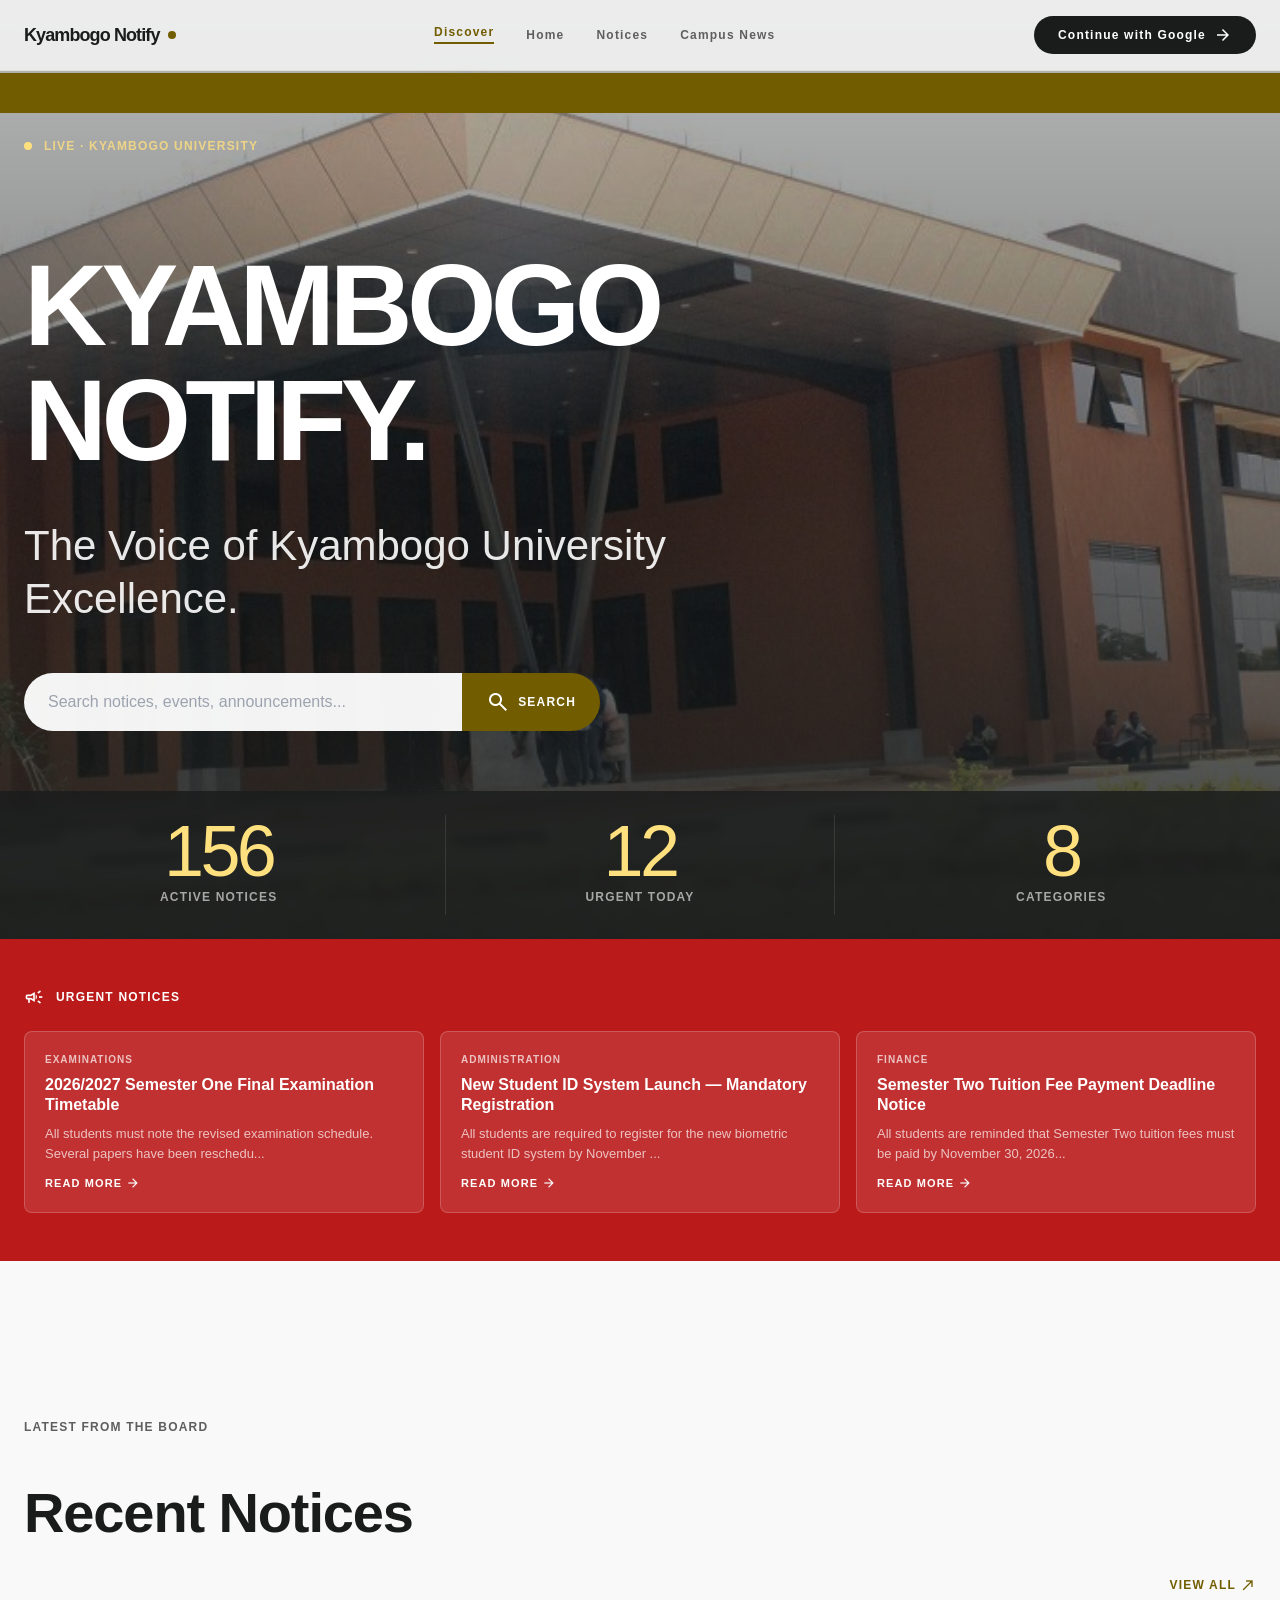
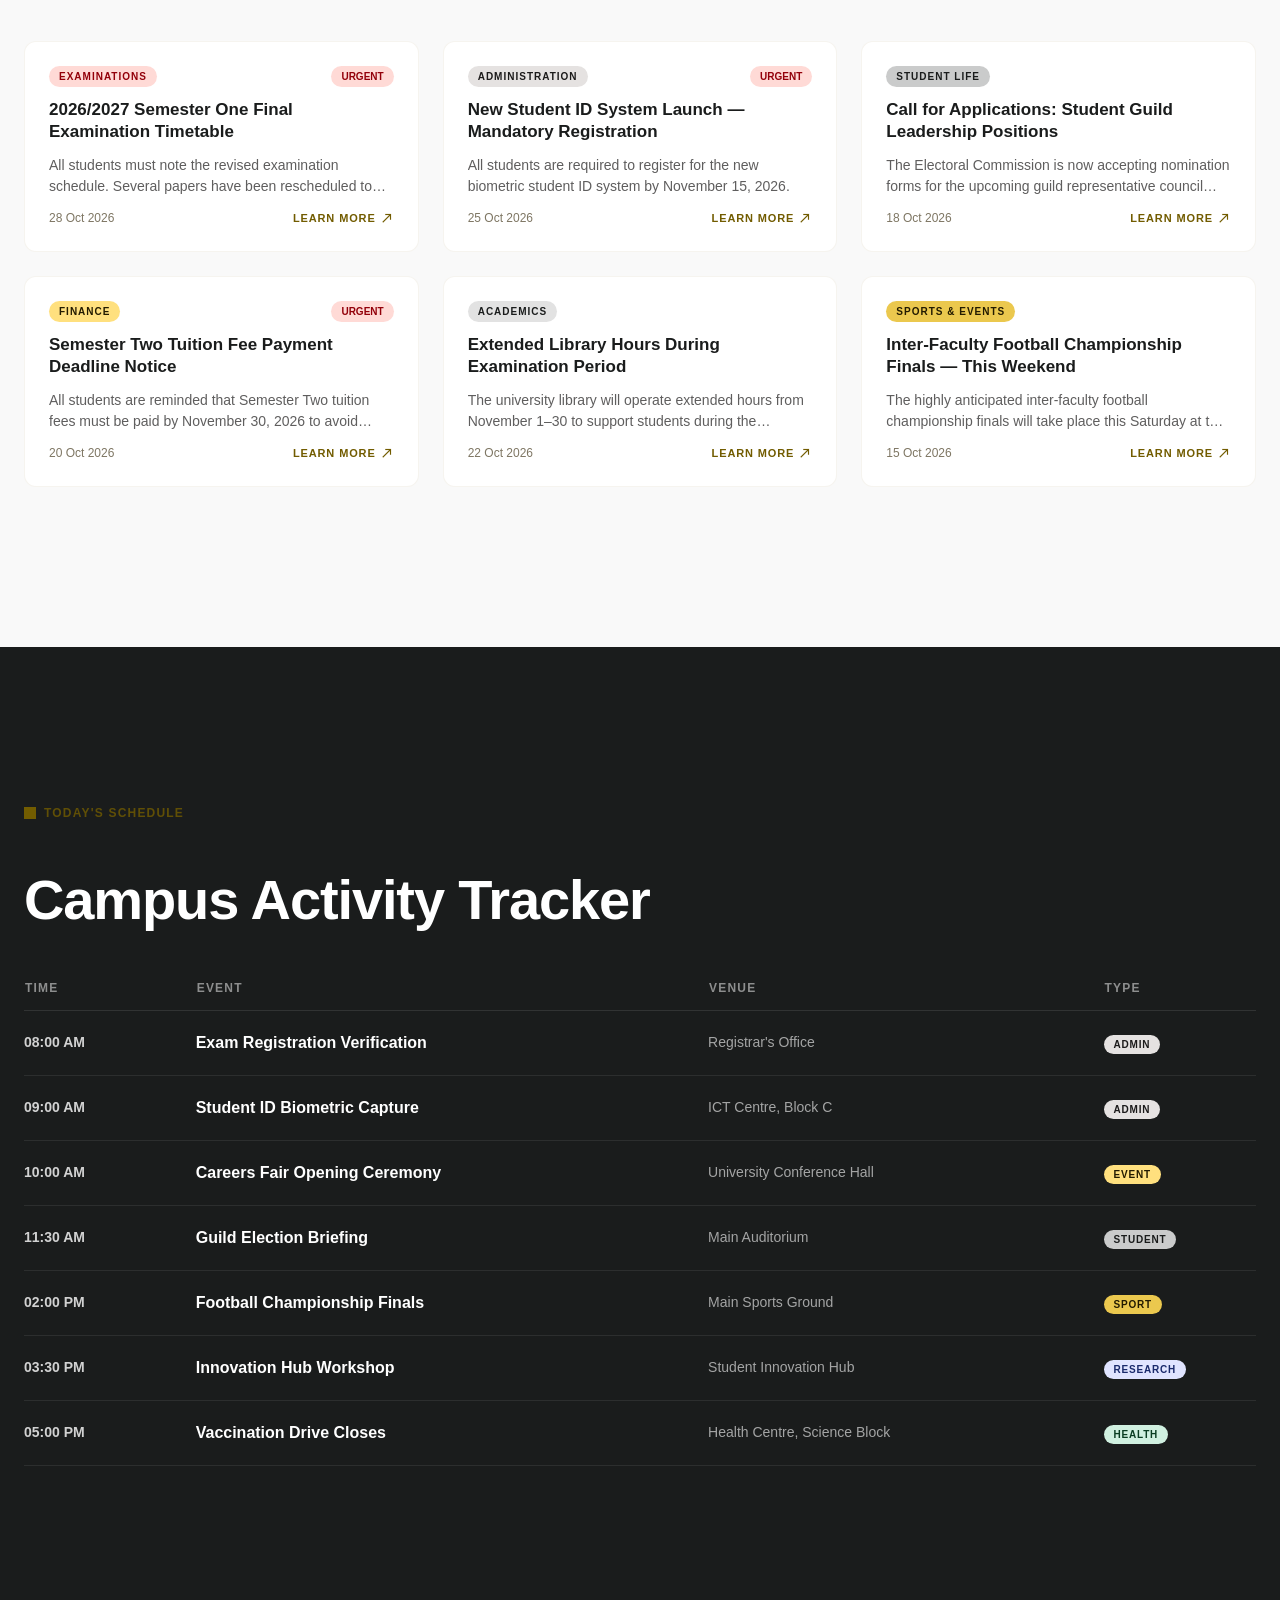
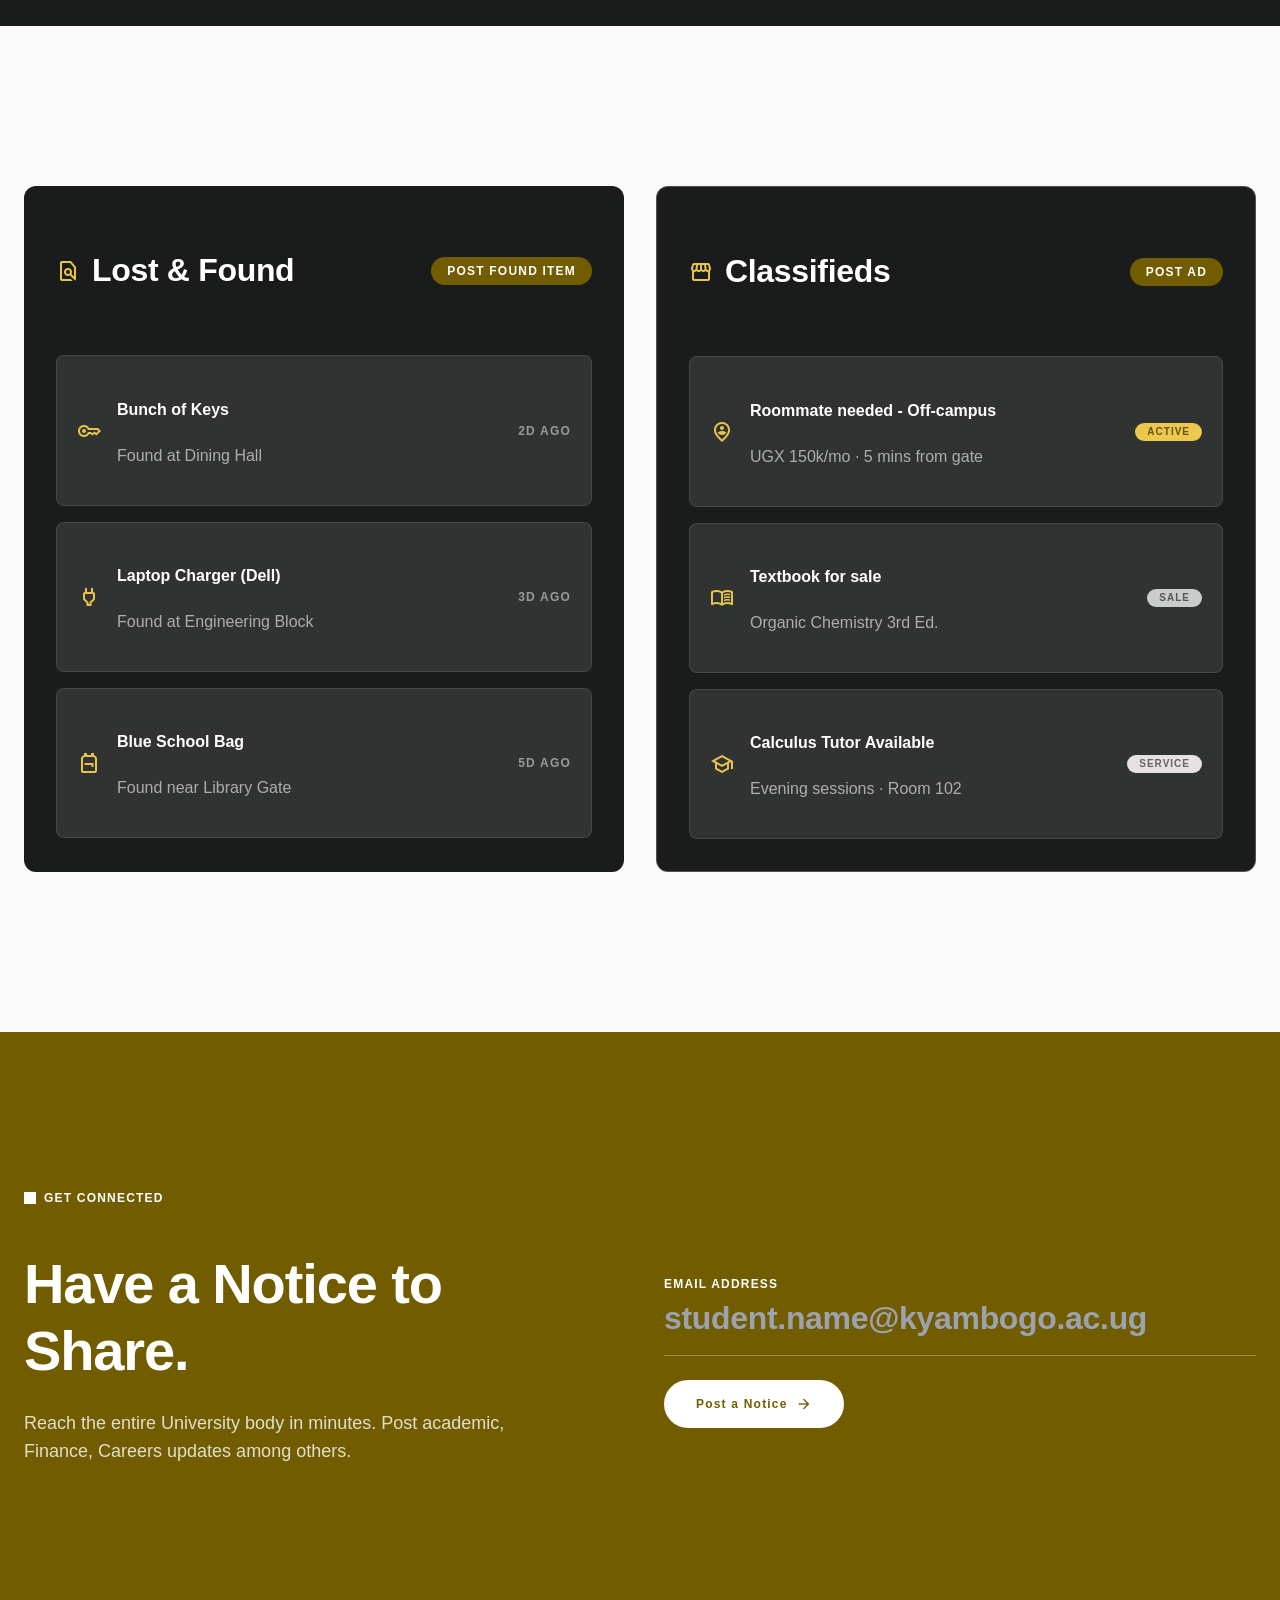
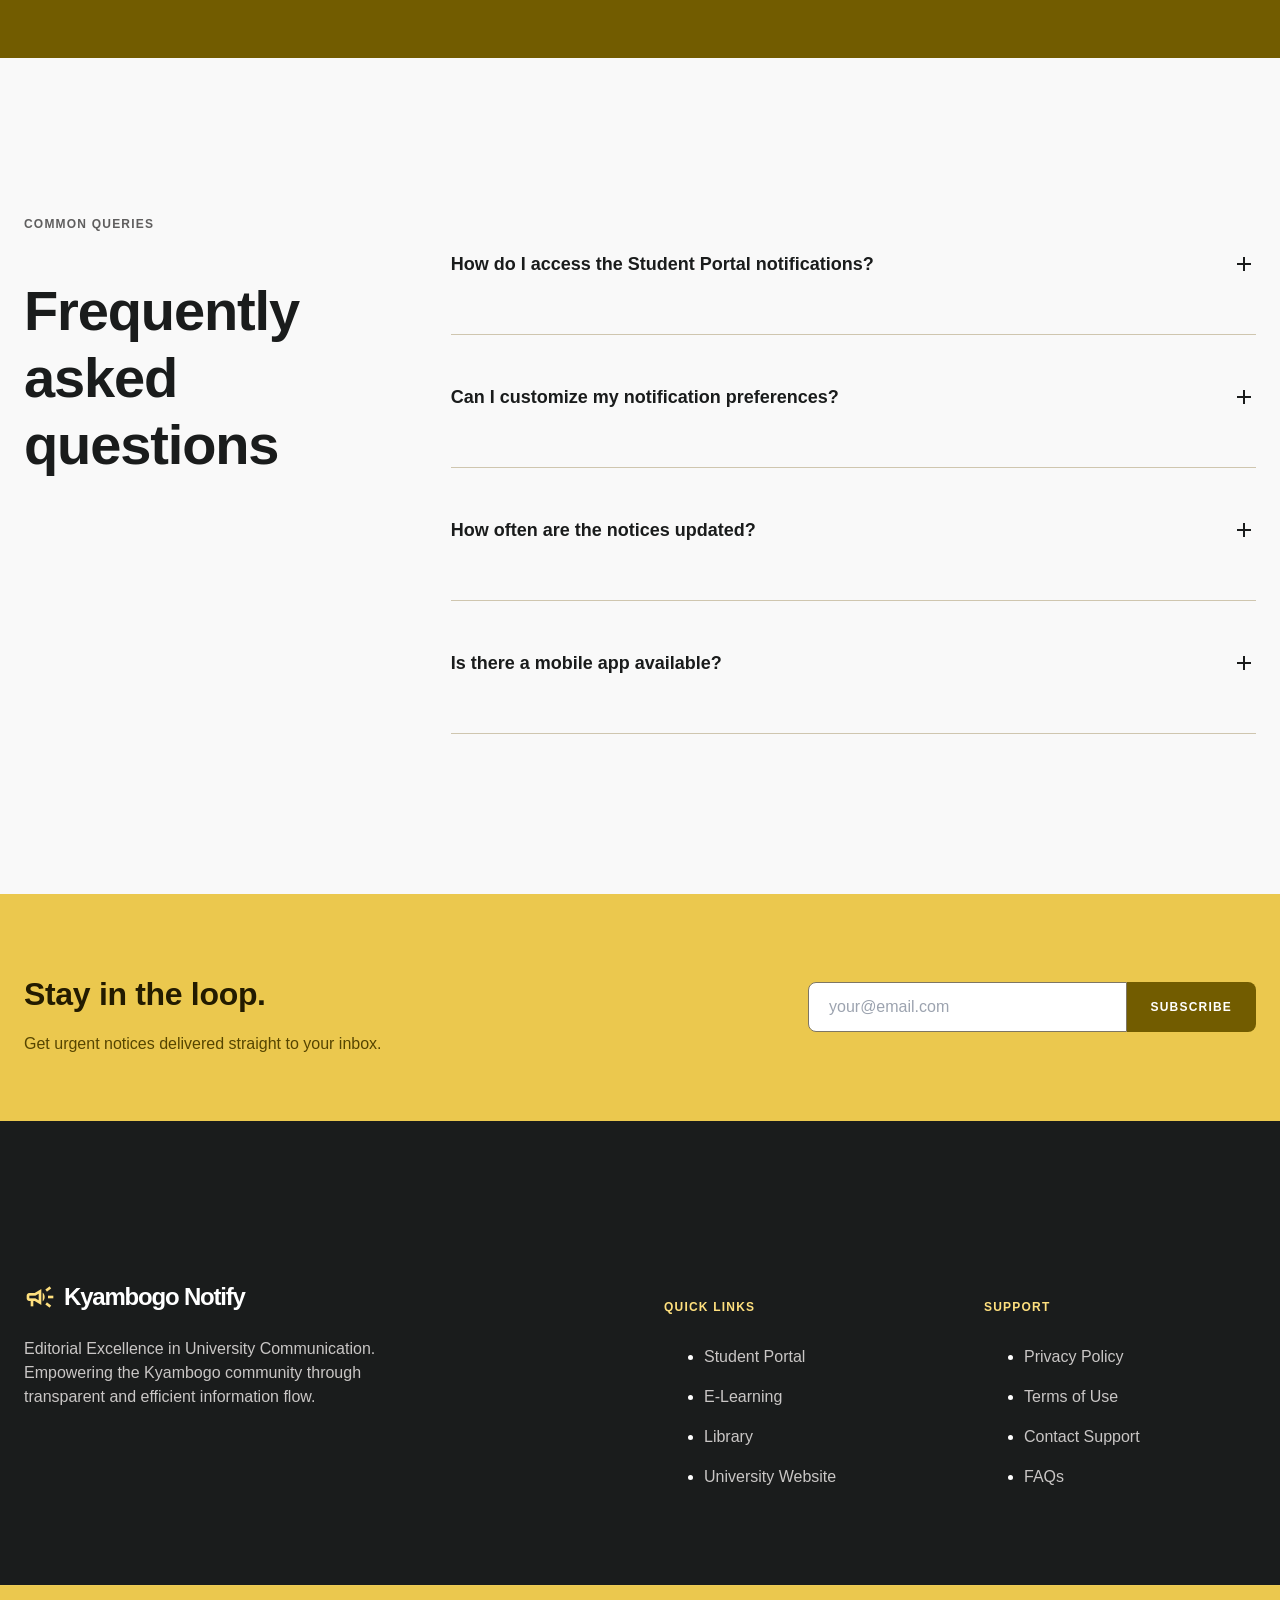
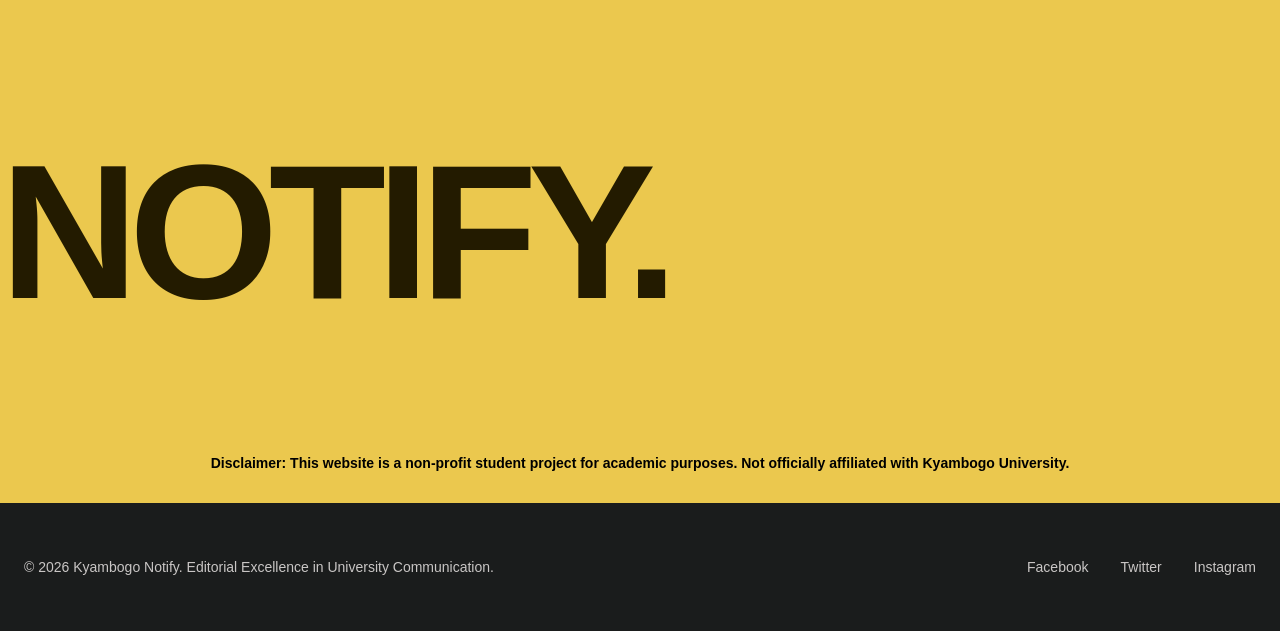
<file: index.html>
<!DOCTYPE html>
<html lang="en">
  <head>
    <meta charset="utf-8">
    <meta http-equiv="refresh" content="0; url=discover.html">
    <link rel="canonical" href="discover.html">
    <title>Kyambogo Notify</title>
    <script>window.location.replace("discover.html");</script>
  </head>
  <body></body>
</html>
</file>
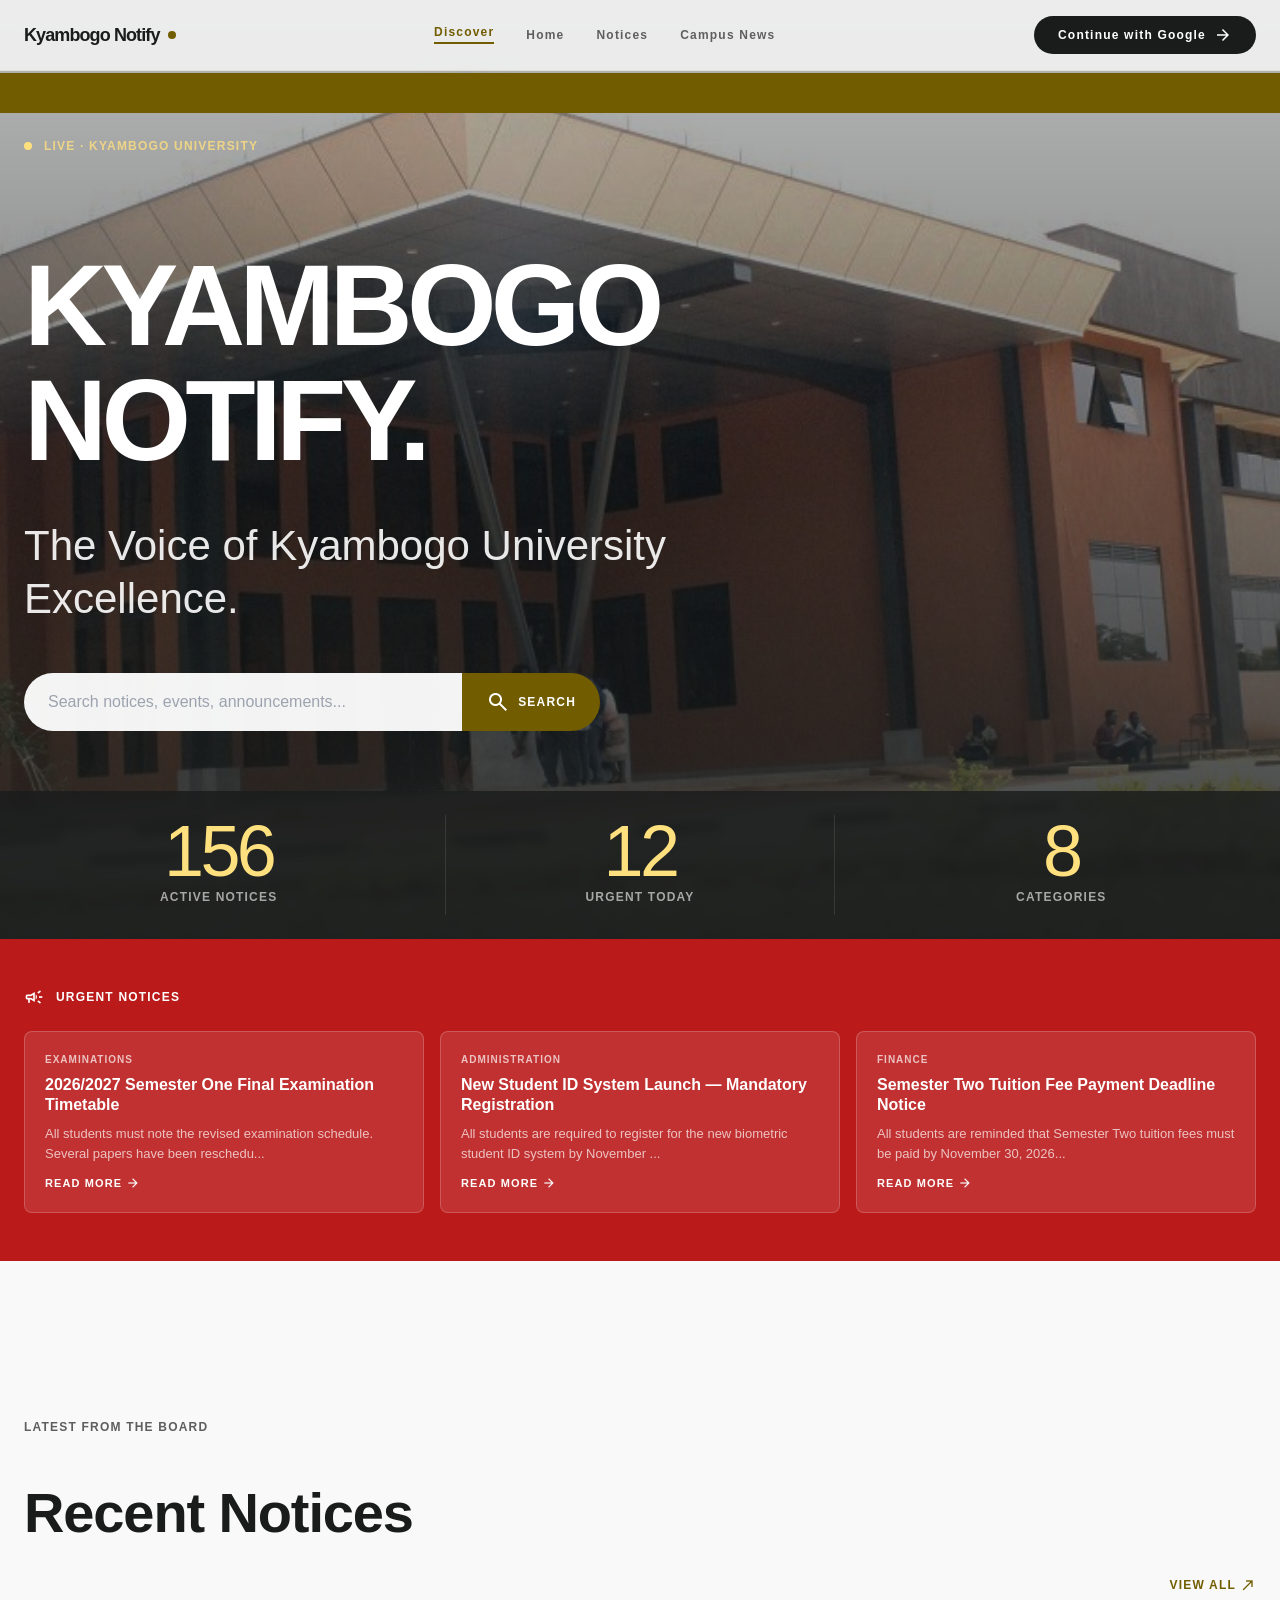
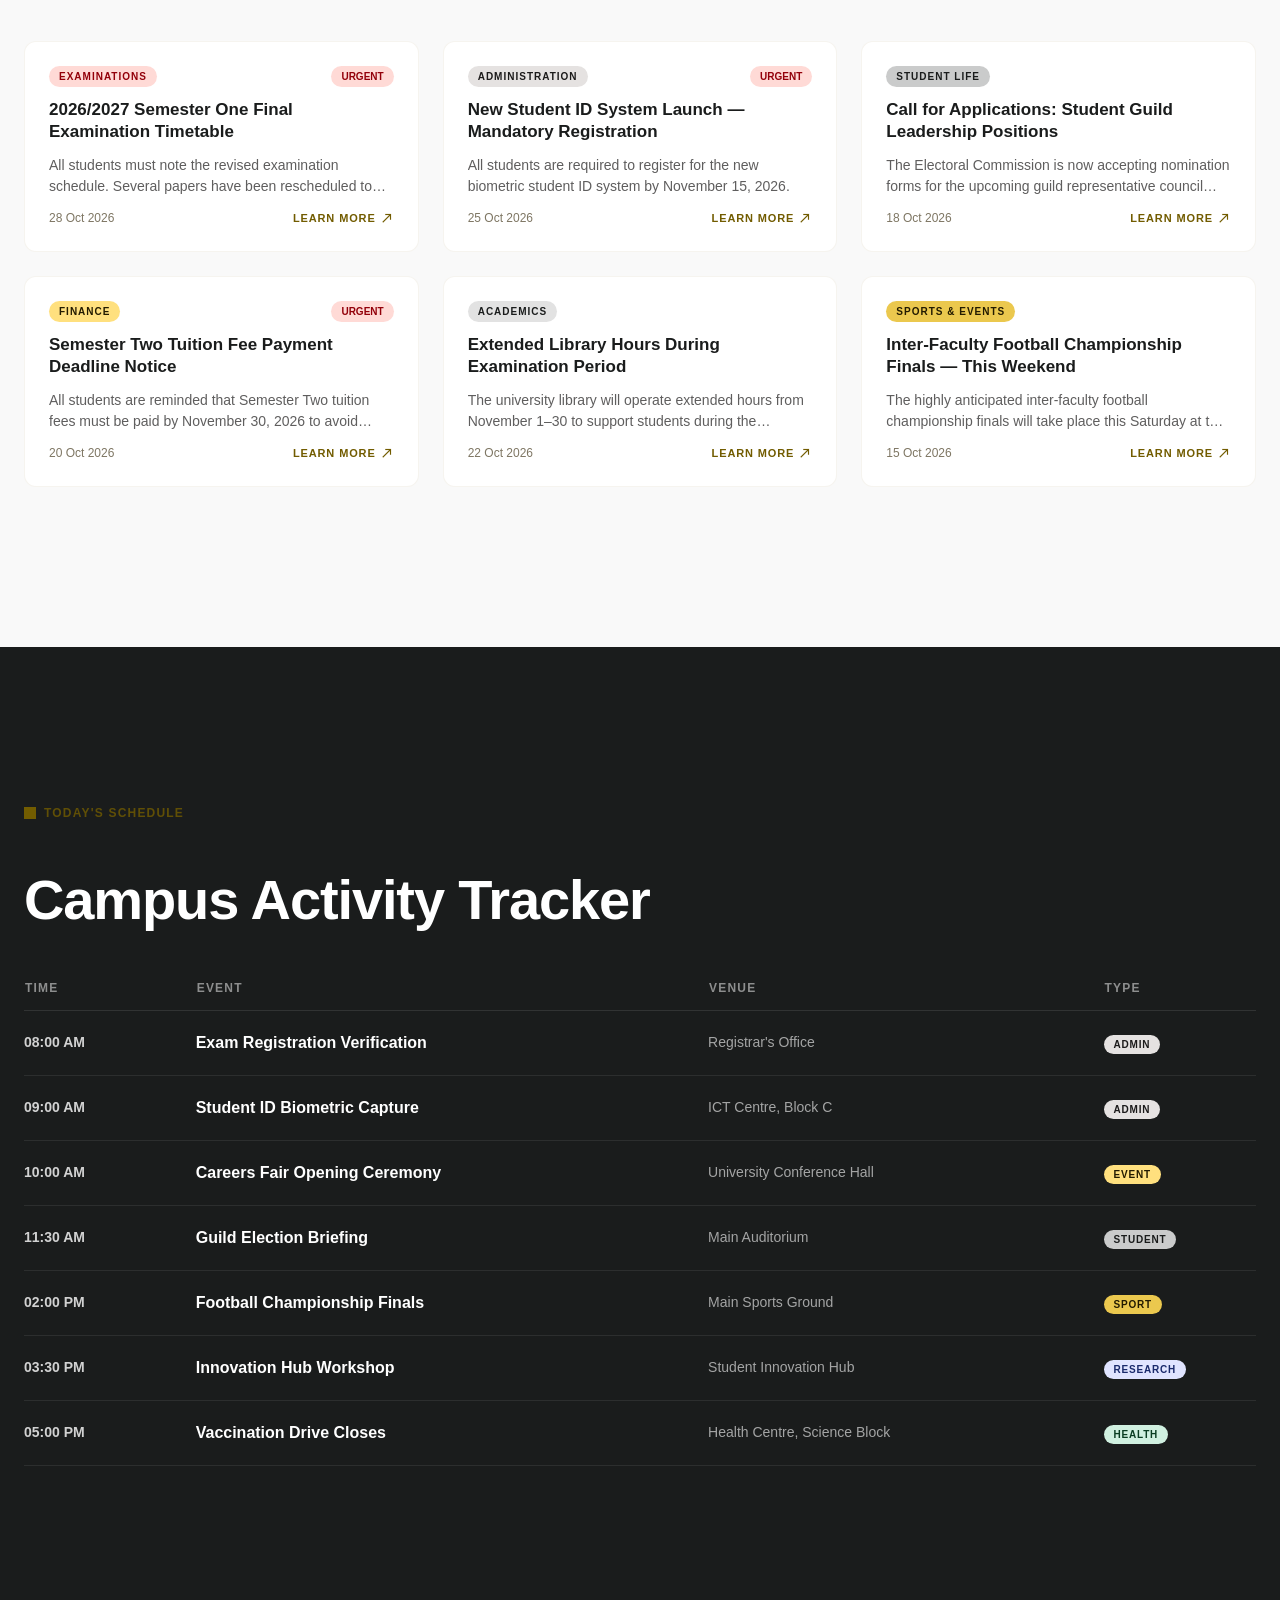
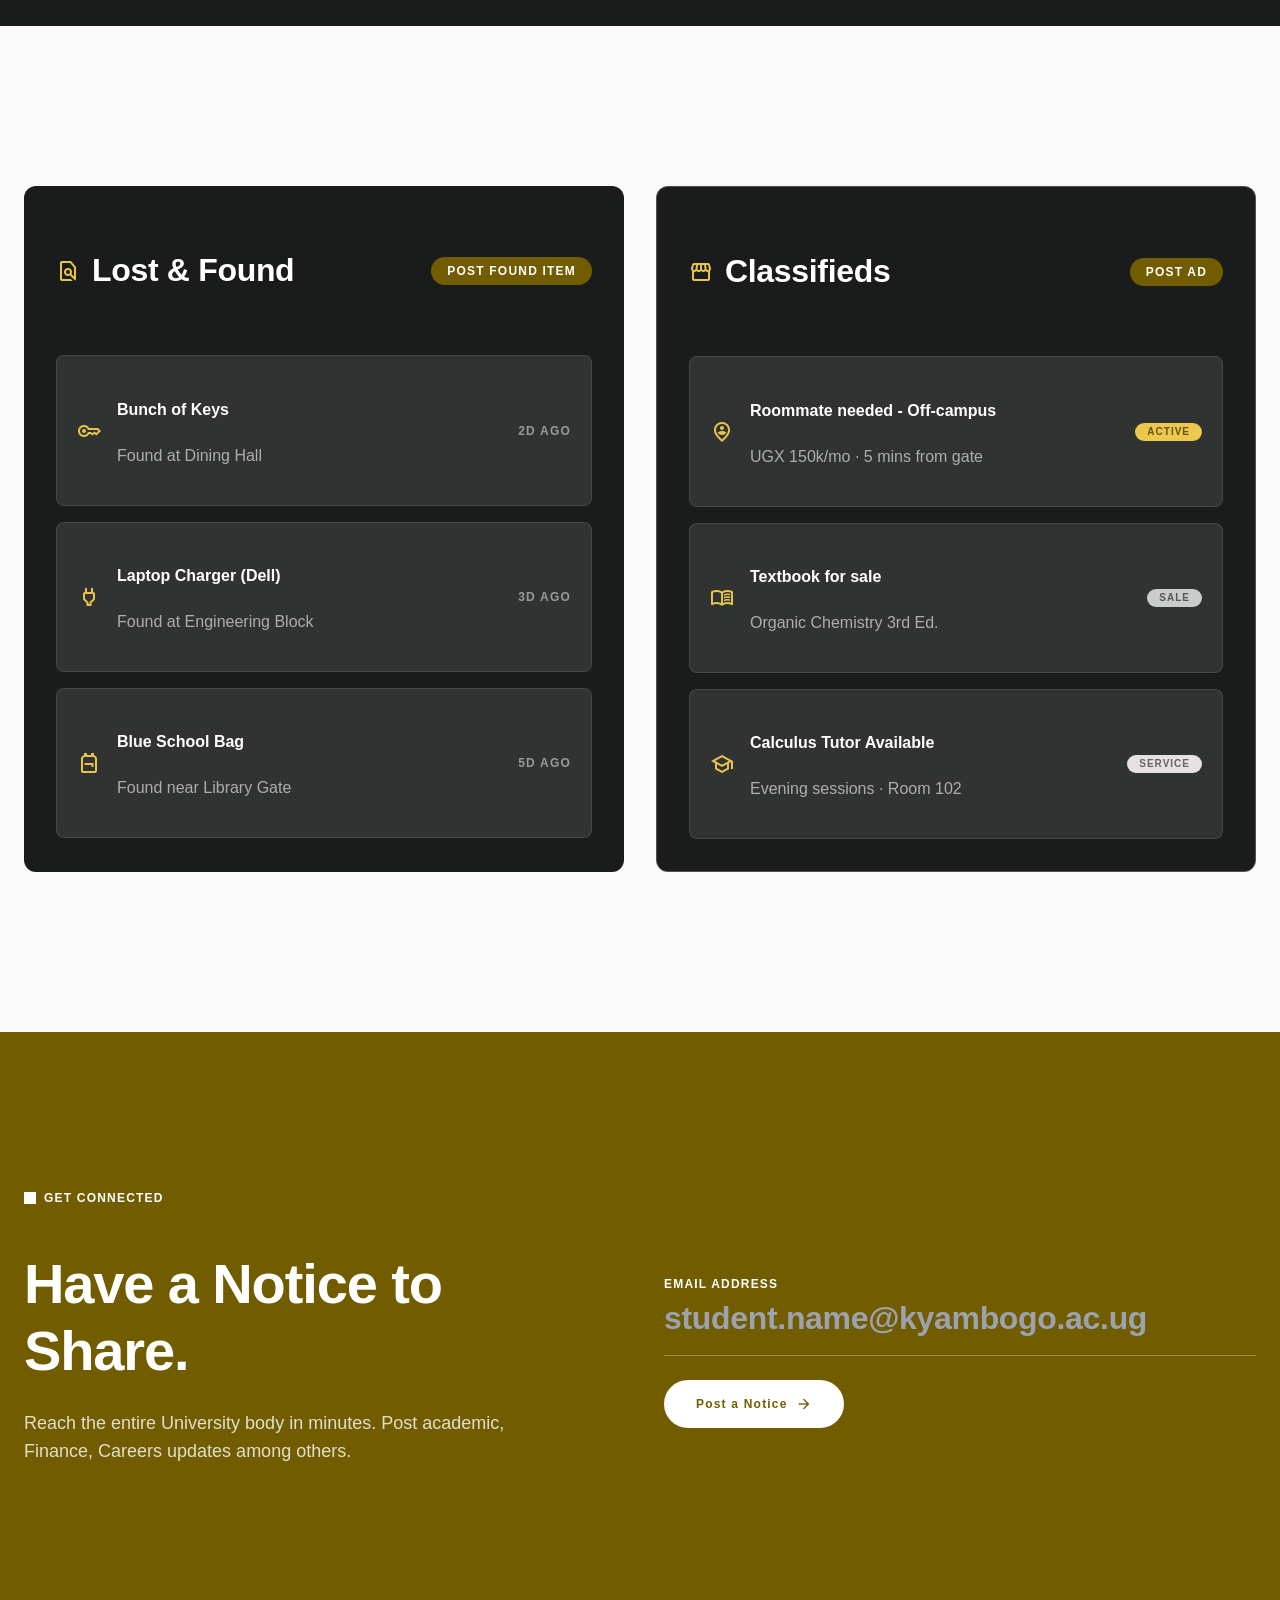
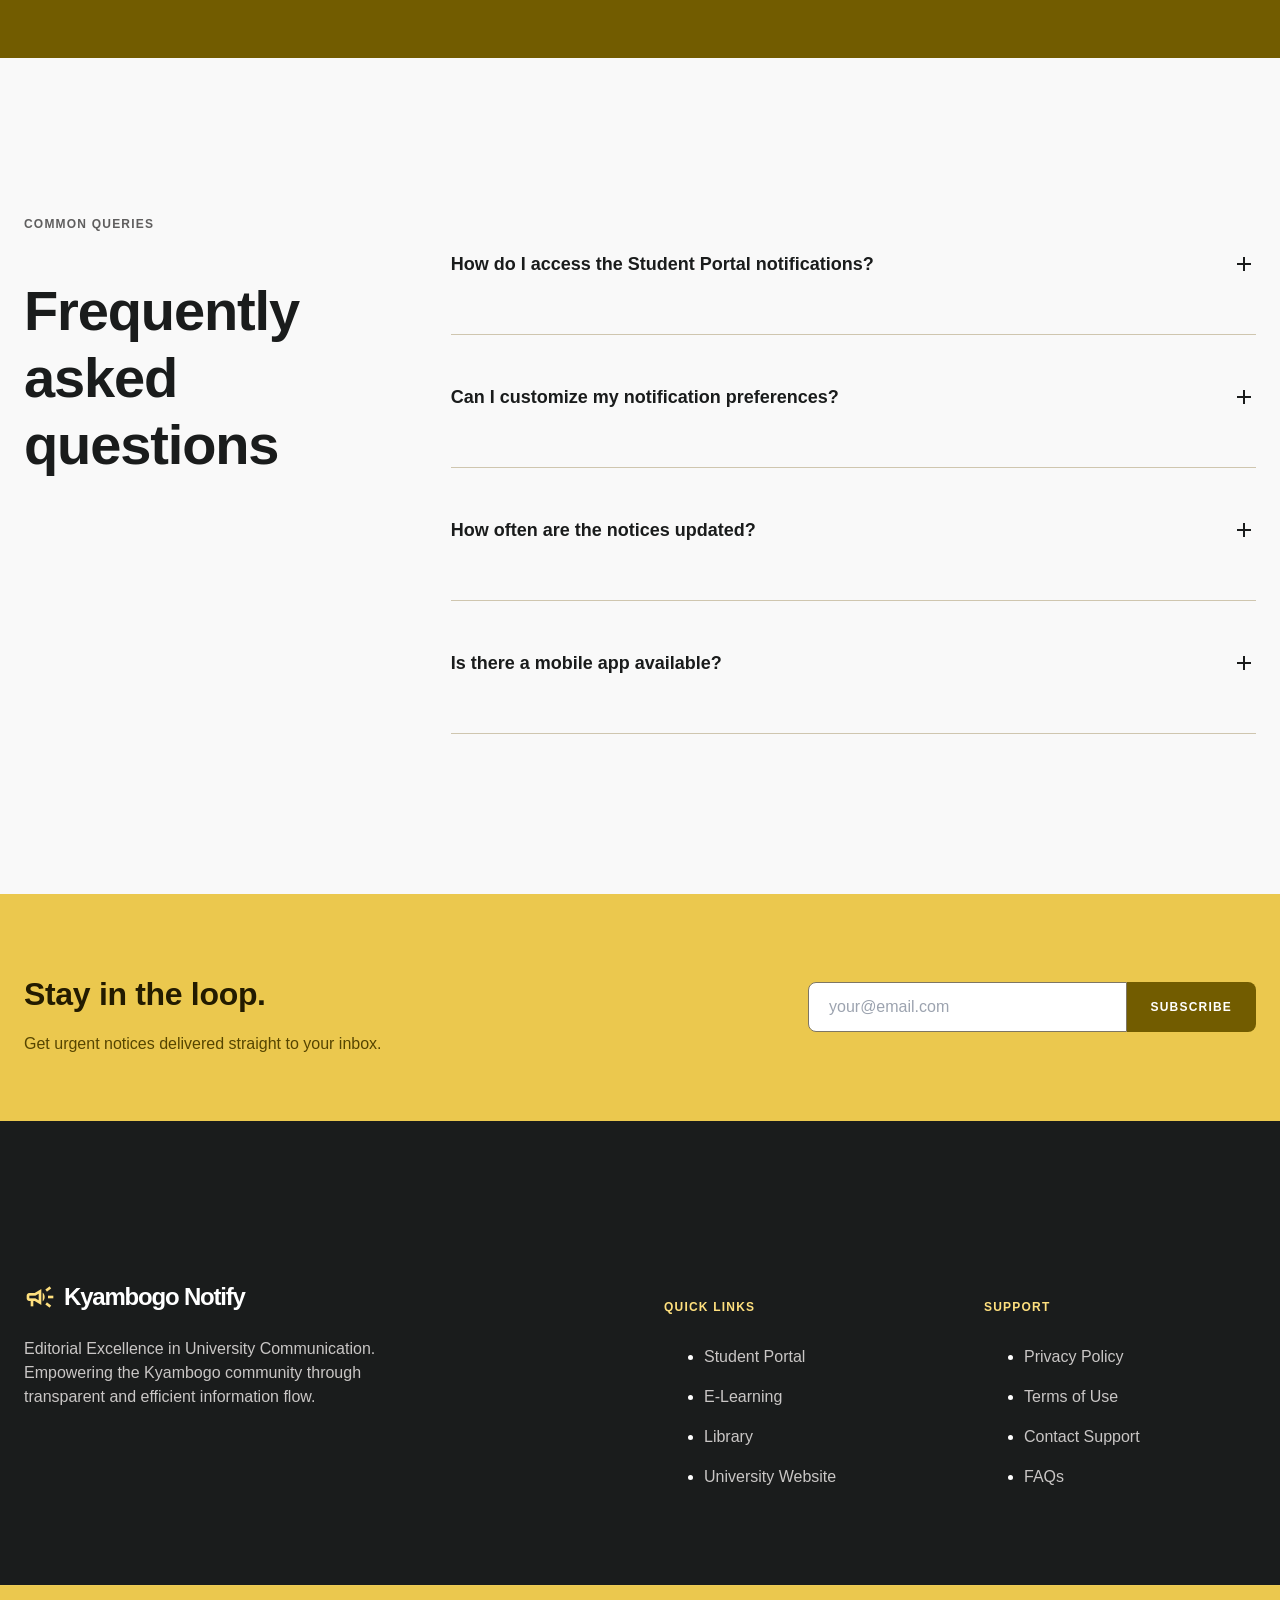
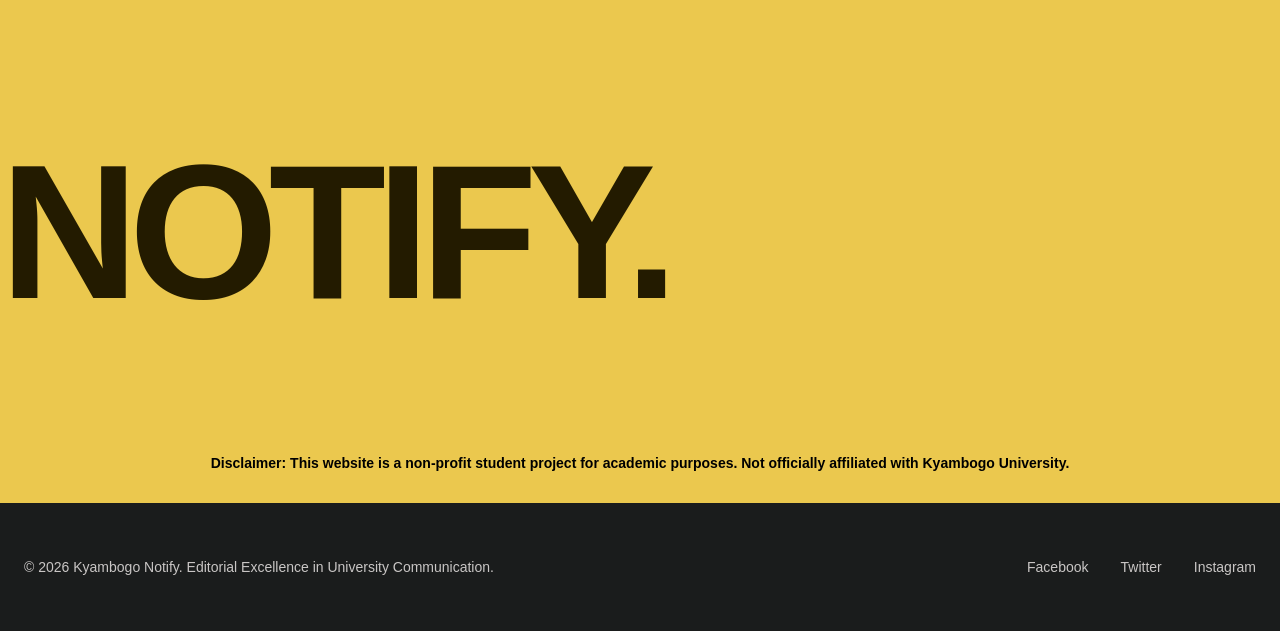
<file: admin-dashboard.html>
<!DOCTYPE html>
<html class="scroll-smooth" lang="en">
<head>
<link rel="stylesheet" href="css/tailwind.offline.css">
<link rel="stylesheet" href="css/responsive.css"> 
  <!-- Material Symbols: loads from CDN when online, degrades gracefully offline -->
  <link rel="stylesheet" href="https://fonts.googleapis.com/css2?family=Material+Symbols+Outlined:opsz,wght,FILL,GRAD@20..48,100..700,0..1,-50..200" media="print" onload="this.media='all'">
  <noscript><link rel="stylesheet" href="https://fonts.googleapis.com/css2?family=Material+Symbols+Outlined:opsz,wght,FILL,GRAD@20..48,100..700,0..1,-50..200"></noscript>
<meta charset="utf-8">
<meta content="width=device-width, initial-scale=1.0" name="viewport">
<title>Admin Dashboard | Kyambogo Notify</title>
<style>
.material-symbols-outlined{font-variation-settings:'FILL' 0,'wght' 400,'GRAD' 0,'opsz' 24;vertical-align:middle;}
.glass-panel{backdrop-filter:blur(12px);background:rgba(255,255,255,0.8);}
.no-scrollbar::-webkit-scrollbar{display:none;}
</style>
</head>
<body class="bg-background text-on-background font-body-md overflow-x-hidden">

<!-- Top Nav -->
<nav class="fixed top-0 w-full z-50 bg-background/80 backdrop-blur-md border-b border-outline-variant/30" id="admin-nav">
  <div class="max-w-[1440px] mx-auto px-gutter py-4 flex justify-between items-center">
    <div class="flex items-center gap-8">
      <span class="text-body-lg font-headline-md font-bold tracking-tighter text-on-background">Kyambogo Notify</span>
      <div class="hidden md:flex gap-8">
        <a class="text-secondary hover:text-on-background transition-colors font-label-caps text-label-caps" href="discover.html">Discover</a>
        <a class="text-secondary hover:text-on-background transition-colors font-label-caps text-label-caps" href="home.html">Home</a>
        <a class="text-secondary hover:text-on-background transition-colors font-label-caps text-label-caps" href="notices.html">Notices</a>
      </div>
    </div>
    <div class="flex items-center gap-4">
      <span class="font-label-caps text-label-caps text-primary hidden md:block">ADMIN SESSION ACTIVE</span>
      <button onclick="adminLogout()" class="flex items-center gap-2 px-4 py-2 border border-error text-error font-label-caps text-label-caps hover:bg-error hover:text-on-error transition-all">
        LOGOUT <span class="material-symbols-outlined" style="font-size:16px;">logout</span>
      </button>
    </div>
  </div>
</nav>

<main class="pt-32 pb-section-gap max-w-[1440px] mx-auto px-gutter">
  <!-- Dashboard Header -->
  <header class="mb-stack-lg border-b border-outline-variant/30 pb-stack-md flex flex-col md:flex-row md:items-end md:justify-between gap-stack-md">
    <div>
      <div class="flex items-center gap-2 mb-2"><div class="w-3 h-3 bg-primary"></div><span class="font-label-caps text-label-caps text-primary">ADMINISTRATION CONSOLE</span></div>
      <h1 class="font-headline-lg text-headline-lg">System Oversight</h1>
    </div>
    <div class="flex gap-4">
      <button onclick="window.location.href='notices.html?admin_edit=true'" class="px-8 py-4 border border-outline text-on-background font-label-caps text-label-caps flex items-center gap-3 hover:bg-surface-container transition-all">
        Edit Notice Board
      </button>
      <button onclick="openBroadcastModal()" class="px-8 py-4 bg-primary text-on-primary font-label-caps text-label-caps flex items-center gap-3 hover:opacity-90 transition-all">
        Broadcast Notice <span class="material-symbols-outlined" style="font-size:18px;">campaign</span>
      </button>
    </div>
  </header>

  <!-- KPI Strip -->
  <div class="grid grid-cols-2 md:grid-cols-4 gap-4 mb-stack-lg">
    <div class="bg-surface-container p-6">
      <span class="font-label-caps text-label-caps text-secondary block mb-2">TOTAL NOTICES</span>
      <p id="kpi-notices" class="font-headline-md text-headline-md font-bold" data-countup="0">0</p>
    </div>
    <div class="bg-surface-container p-6">
      <span class="font-label-caps text-label-caps text-secondary block mb-2">PENDING REVIEW</span>
      <p id="kpi-pending" class="font-headline-md text-headline-md font-bold" style="color:#725c00;">0</p>
    </div>
    <div class="bg-surface-container p-6">
      <span class="font-label-caps text-label-caps text-secondary block mb-2">APPROVED TODAY</span>
      <p id="kpi-approved" class="font-headline-md text-headline-md font-bold" style="color:#1a7c3a;">0</p>
    </div>
    <div class="bg-surface-container p-6">
      <span class="font-label-caps text-label-caps text-secondary block mb-2">TOTAL USERS</span>
      <p class="font-headline-md text-headline-md font-bold" data-countup="247">0</p>
    </div>
  </div>

  <!-- Main Grid: Queue + Sidebar -->
  <div class="grid grid-cols-1 lg:grid-cols-12 gap-stack-md">
    <!-- Moderation Queue -->
    <section class="lg:col-span-8">
      <div class="flex justify-between items-center mb-stack-md">
        <h2 class="font-headline-md text-headline-md">Moderation Queue</h2>
        <span id="queue-count" class="font-label-caps text-label-caps text-secondary"></span>
      </div>
      <div class="border border-outline-variant/30 overflow-x-auto">
        <table class="w-full">
          <thead>
            <tr class="border-b border-outline-variant/30 bg-surface-container-low">
              <th class="text-left py-5 px-6 font-label-caps text-label-caps text-secondary">DATE</th>
              <th class="text-left py-5 px-6 font-label-caps text-label-caps text-secondary">SUBMISSION</th>
              <th class="text-left py-5 px-6 font-label-caps text-label-caps text-secondary hidden md:table-cell">CATEGORY</th>
              <th class="text-left py-5 px-6 font-label-caps text-label-caps text-secondary">STATUS</th>
              <th class="text-left py-5 px-6 font-label-caps text-label-caps text-secondary">ACTIONS</th>
            </tr>
          </thead>
          <tbody id="queue-tbody"></tbody>
        </table>
        <div id="queue-empty" style="display:none;text-align:center;padding:48px;color:#5f5e5e;">
          <span class="material-symbols-outlined" style="font-size:48px;display:block;margin-bottom:12px;opacity:0.3;">done_all</span>
          <p style="font-weight:600;">Queue is clear</p>
          <p style="font-size:14px;">All submissions have been moderated.</p>
        </div>
      </div>

      <!-- Published Notices Board -->
      <div class="mt-stack-lg">
        <div class="flex justify-between items-center mb-stack-md">
          <h2 class="font-headline-md text-headline-md">Published Notices</h2>
          <span id="notices-board-count" class="font-label-caps text-label-caps text-secondary"></span>
        </div>
        <div class="border border-outline-variant/30 overflow-x-auto">
          <table class="w-full">
            <thead>
              <tr class="border-b border-outline-variant/30 bg-surface-container-low">
                <th class="text-left py-5 px-6 font-label-caps text-label-caps text-secondary">NOTICE</th>
                <th class="text-left py-5 px-6 font-label-caps text-label-caps text-secondary hidden md:table-cell">CATEGORY</th>
                <th class="text-left py-5 px-6 font-label-caps text-label-caps text-secondary hidden md:table-cell">DATE</th>
                <th class="text-left py-5 px-6 font-label-caps text-label-caps text-secondary">ACTIONS</th>
              </tr>
            </thead>
            <tbody id="notices-board-tbody"></tbody>
          </table>
        </div>
      </div>
    </section>

    <!-- Sidebar -->
    <aside class="lg:col-span-4 space-y-stack-md">
      <!-- System Status -->
      <div class="bg-tertiary-fixed p-8">
        <span class="font-label-caps text-label-caps text-on-tertiary-container block mb-4">SYSTEM STATUS</span>
        <div class="flex items-center gap-3 mb-6"><div class="w-2 h-2 rounded-full bg-primary animate-pulse"></div><span class="font-bold text-body-md">API Gateway Stable</span></div>
        <div class="space-y-4">
          <div class="p-4 bg-background/50 border border-outline-variant/20">
            <span class="text-label-caps font-label-caps text-secondary block mb-1">LAST BACKUP</span>
            <span class="text-body-md" id="last-backup">Loading...</span>
          </div>
          <div class="p-4 bg-background/50 border border-outline-variant/20">
            <span class="text-label-caps font-label-caps text-secondary block mb-1">SERVER LOAD</span>
            <div class="w-full bg-surface-container h-2 mt-2 rounded-full overflow-hidden">
              <div id="server-load-bar" class="bg-primary h-full rounded-full transition-all duration-1000" style="width:0%"></div>
            </div>
            <span id="server-load-pct" class="text-xs text-secondary mt-1 block">0%</span>
          </div>
          <div class="p-4 bg-background/50 border border-outline-variant/20">
            <span class="text-label-caps font-label-caps text-secondary block mb-1">SESSION</span>
            <span class="text-body-md font-bold text-primary">kyu_admin</span>
          </div>
        </div>
      </div>

      <!-- Direct Navigation -->
      <div class="p-8 border border-outline">
        <span class="font-label-caps text-label-caps text-secondary block mb-4 uppercase">Direct Navigation</span>
        <ul class="space-y-4">
          <li><a href="discover.html" class="flex justify-between items-center group font-bold py-2 border-b border-outline-variant/30 hover:border-primary transition-all text-body-md">
            <span>Access Notice Board as a visitor ↗</span>
            <span class="material-symbols-outlined group-hover:translate-x-1 transition-transform" style="font-size:18px;">arrow_forward</span>
          </a></li>
          <li><a href="notices.html" class="flex justify-between items-center group font-bold py-2 border-b border-outline-variant/30 hover:border-primary transition-all text-body-md">
            <span>Notices Board</span>
            <span class="material-symbols-outlined group-hover:translate-x-1 transition-transform" style="font-size:18px;">campaign</span>
          </a></li>
          <li><button onclick="showToast('Security settings panel coming soon.','info')" class="w-full flex justify-between items-center group font-bold py-2 border-b border-outline-variant/30 hover:border-primary transition-all text-body-md text-left">
            <span>Security Settings</span>
            <span class="material-symbols-outlined" style="font-size:18px;">lock</span>
          </button></li>
        </ul>
      </div>

      <!-- Recent Activity -->
      <div class="p-8 border border-outline">
        <span class="font-label-caps text-label-caps text-secondary block mb-4">RECENT ACTIVITY</span>
        <div id="activity-log" class="space-y-3"></div>
      </div>
    </aside>
  </div>

  <!-- Architectural Visual -->
  <section class="mt-section-gap relative h-[400px] w-full overflow-hidden bg-on-tertiary-fixed">
    <img class="w-full h-full object-cover opacity-40 grayscale hover:grayscale-0 transition-all duration-1000" src="images/concept2.png" alt="">
    <div class="absolute inset-0 flex items-center justify-center pointer-events-none">
      <div class="max-w-4xl text-center">
        <span class="font-label-caps text-label-caps text-primary mb-8 block tracking-[0.4em]">INSTITUTIONAL INTEGRITY</span>
        <h2 class="text-white font-display-xl leading-none mb-8" style="font-size:clamp(48px,8vw,100px);">Architecting Excellence.</h2>
      </div>
    </div>
  </section>
</main>

<!-- Footer -->
<footer class="bg-on-tertiary-fixed text-primary-fixed pt-section-gap pb-10">
  <div class="max-w-[1440px] mx-auto px-gutter">
    <div class="border-t border-primary-fixed/10 pt-10 flex justify-between items-center">
      <p class="text-label-caps font-label-caps opacity-60">© 2026 Kyambogo Notify. Administration Console.</p>
    </div>
  </div>
</footer>

<!-- ═══════════════ MODALS ═══════════════ -->

<!-- Broadcast Modal -->
<div id="broadcast-modal" style="display:none;position:fixed;inset:0;background:rgba(26,28,28,0.7);z-index:10000;align-items:center;justify-content:center;backdrop-filter:blur(4px);">
  <div style="background:#fff;border-radius:4px;padding:40px;max-width:560px;width:calc(100% - 48px);max-height:90vh;overflow-y:auto;font-family:'Plus Jakarta Sans',sans-serif;">
    <div style="display:flex;justify-content:space-between;align-items:flex-start;margin-bottom:24px;">
      <div><p style="font-size:11px;letter-spacing:0.1em;font-weight:700;color:#725c00;margin:0 0 6px;">ADMINISTRATION</p><h2 style="font-size:24px;font-weight:700;margin:0;">Broadcast Notice</h2></div>
      <button onclick="closeBroadcastModal()" style="background:none;border:none;cursor:pointer;"><span class="material-symbols-outlined" style="font-size:24px;color:#5f5e5e;">close</span></button>
    </div>
    <div style="display:flex;flex-direction:column;gap:16px;">
      <div>
        <label style="font-size:11px;font-weight:700;letter-spacing:0.1em;color:#5f5e5e;display:block;margin-bottom:8px;">TITLE *</label>
        <input id="bc-title" type="text" placeholder="Notice title" style="width:100%;border:1px solid #cfc6af;border-radius:4px;padding:12px 16px;font-size:16px;font-family:'Plus Jakarta Sans',sans-serif;box-sizing:border-box;focus:outline:none;">
        <p id="bc-title-error" style="display:none;color:#ba1a1a;font-size:12px;margin-top:4px;"></p>
      </div>
      <div style="display:grid;grid-template-columns:1fr 1fr;gap:12px;">
        <div>
          <label style="font-size:11px;font-weight:700;letter-spacing:0.1em;color:#5f5e5e;display:block;margin-bottom:8px;">CATEGORY *</label>
          <select id="bc-category" style="width:100%;border:1px solid #cfc6af;border-radius:4px;padding:12px 16px;font-size:15px;font-family:'Plus Jakarta Sans',sans-serif;background:#fff;box-sizing:border-box;">
            <option value="">Select...</option>
            <option>Examinations</option><option>Administration</option><option>Finance</option>
            <option>Academics</option><option>Student Life</option><option>Sports & Events</option>
            <option>Careers</option><option>Health & Welfare</option><option>Research & Innovation</option>
          </select>
          <p id="bc-category-error" style="display:none;color:#ba1a1a;font-size:12px;margin-top:4px;"></p>
        </div>
        <div>
          <label style="font-size:11px;font-weight:700;letter-spacing:0.1em;color:#5f5e5e;display:block;margin-bottom:8px;">URGENCY</label>
          <select id="bc-urgency" style="width:100%;border:1px solid #cfc6af;border-radius:4px;padding:12px 16px;font-size:15px;font-family:'Plus Jakarta Sans',sans-serif;background:#fff;box-sizing:border-box;">
            <option value="normal">Normal</option>
            <option value="urgent">Urgent</option>
          </select>
        </div>
      </div>
      <div>
        <label style="font-size:11px;font-weight:700;letter-spacing:0.1em;color:#5f5e5e;display:block;margin-bottom:8px;">DEPARTMENT</label>
        <input id="bc-dept" type="text" placeholder="e.g. Academic Registrar" style="width:100%;border:1px solid #cfc6af;border-radius:4px;padding:12px 16px;font-size:16px;font-family:'Plus Jakarta Sans',sans-serif;box-sizing:border-box;">
      </div>
      <div>
        <label style="font-size:11px;font-weight:700;letter-spacing:0.1em;color:#5f5e5e;display:block;margin-bottom:8px;">NOTICE BODY *</label>
        <textarea id="bc-body" rows="6" placeholder="Full notice content..." style="width:100%;border:1px solid #cfc6af;border-radius:4px;padding:12px 16px;font-size:15px;font-family:'Plus Jakarta Sans',sans-serif;resize:vertical;box-sizing:border-box;"></textarea>
        <p id="bc-body-error" style="display:none;color:#ba1a1a;font-size:12px;margin-top:4px;"></p>
      </div>
      <div style="display:flex;gap:12px;margin-top:8px;">
        <button onclick="closeBroadcastModal()" style="flex:1;padding:14px;border:1px solid #cfc6af;background:none;font-weight:700;font-size:12px;letter-spacing:0.08em;cursor:pointer;">CANCEL</button>
        <button onclick="publishBroadcast()" style="flex:2;padding:14px;background:#725c00;color:#fff;border:none;font-weight:700;font-size:12px;letter-spacing:0.08em;cursor:pointer;display:flex;align-items:center;justify-content:center;gap:8px;">PUBLISH NOTICE <span class="material-symbols-outlined" style="font-size:16px;">campaign</span></button>
      </div>
    </div>
  </div>
</div>

<!-- Approve Modal -->
<div id="approve-modal" style="display:none;position:fixed;inset:0;background:rgba(26,28,28,0.7);z-index:10000;align-items:center;justify-content:center;backdrop-filter:blur(4px);">
  <div style="background:#fff;border-radius:4px;padding:40px;max-width:560px;width:calc(100% - 48px);max-height:90vh;overflow-y:auto;font-family:'Plus Jakarta Sans',sans-serif;">
    <div style="display:flex;justify-content:space-between;align-items:flex-start;margin-bottom:24px;">
      <div><p style="font-size:11px;letter-spacing:0.1em;font-weight:700;color:#1a7c3a;margin:0 0 6px;">MODERATION</p><h2 style="font-size:24px;font-weight:700;margin:0;">Review &amp; Publish</h2></div>
      <button onclick="closeApproveModal()" style="background:none;border:none;cursor:pointer;"><span class="material-symbols-outlined" style="font-size:24px;color:#5f5e5e;">close</span></button>
    </div>
    <p style="font-size:14px;color:#5f5e5e;margin-bottom:20px;">Review the submission below. You may edit any field before publishing.</p>
    <div style="display:flex;flex-direction:column;gap:14px;">
      <div>
        <label style="font-size:11px;font-weight:700;letter-spacing:0.1em;color:#5f5e5e;display:block;margin-bottom:6px;">TITLE</label>
        <input id="ap-title" type="text" style="width:100%;border:1px solid #cfc6af;border-radius:4px;padding:10px 14px;font-size:15px;font-family:'Plus Jakarta Sans',sans-serif;box-sizing:border-box;">
      </div>
      <div>
        <label style="font-size:11px;font-weight:700;letter-spacing:0.1em;color:#5f5e5e;display:block;margin-bottom:6px;">CATEGORY</label>
        <input id="ap-category" type="text" style="width:100%;border:1px solid #cfc6af;border-radius:4px;padding:10px 14px;font-size:15px;font-family:'Plus Jakarta Sans',sans-serif;box-sizing:border-box;">
      </div>
      <div>
        <label style="font-size:11px;font-weight:700;letter-spacing:0.1em;color:#5f5e5e;display:block;margin-bottom:6px;">SUBMITTED BY</label>
        <input id="ap-submitter" type="text" readonly style="width:100%;border:1px solid #e2e2e2;border-radius:4px;padding:10px 14px;font-size:15px;font-family:'Plus Jakarta Sans',sans-serif;background:#f3f3f4;box-sizing:border-box;">
      </div>
      <div>
        <label style="font-size:11px;font-weight:700;letter-spacing:0.1em;color:#5f5e5e;display:block;margin-bottom:6px;">DESCRIPTION</label>
        <textarea id="ap-body" rows="5" style="width:100%;border:1px solid #cfc6af;border-radius:4px;padding:10px 14px;font-size:14px;font-family:'Plus Jakarta Sans',sans-serif;resize:vertical;box-sizing:border-box;"></textarea>
      </div>
      <input type="hidden" id="ap-sub-id">
      <div style="display:flex;gap:12px;margin-top:8px;">
        <button onclick="closeApproveModal()" style="flex:1;padding:14px;border:1px solid #cfc6af;background:none;font-weight:700;font-size:12px;letter-spacing:0.08em;cursor:pointer;">CANCEL</button>
        <button onclick="confirmApprove()" style="flex:2;padding:14px;background:#1a7c3a;color:#fff;border:none;font-weight:700;font-size:12px;letter-spacing:0.08em;cursor:pointer;display:flex;align-items:center;justify-content:center;gap:8px;">APPROVE &amp; PUBLISH <span class="material-symbols-outlined" style="font-size:16px;">check_circle</span></button>
      </div>
    </div>
  </div>
</div>

<!-- Reject Modal -->
<div id="reject-modal" style="display:none;position:fixed;inset:0;background:rgba(26,28,28,0.7);z-index:10000;align-items:center;justify-content:center;backdrop-filter:blur(4px);">
  <div style="background:#fff;border-radius:4px;padding:40px;max-width:480px;width:calc(100% - 48px);font-family:'Plus Jakarta Sans',sans-serif;">
    <div style="display:flex;justify-content:space-between;align-items:flex-start;margin-bottom:24px;">
      <div><p style="font-size:11px;letter-spacing:0.1em;font-weight:700;color:#ba1a1a;margin:0 0 6px;">MODERATION</p><h2 style="font-size:24px;font-weight:700;margin:0;">Rejection Reason</h2></div>
      <button onclick="closeRejectModal()" style="background:none;border:none;cursor:pointer;"><span class="material-symbols-outlined" style="font-size:24px;color:#5f5e5e;">close</span></button>
    </div>
    <p id="reject-notice-title" style="font-weight:700;font-size:16px;margin-bottom:16px;color:#1a1c1c;"></p>
    <textarea id="reject-reason" rows="4" placeholder="Provide a clear reason for rejection (this will be sent to the submitter)..." style="width:100%;border:1px solid #cfc6af;border-radius:4px;padding:12px 16px;font-size:15px;font-family:'Plus Jakarta Sans',sans-serif;resize:vertical;box-sizing:border-box;margin-bottom:8px;"></textarea>
    <p id="reject-reason-error" style="display:none;color:#ba1a1a;font-size:12px;margin-bottom:12px;"></p>
    <input type="hidden" id="rj-sub-id">
    <div style="display:flex;gap:12px;">
      <button onclick="closeRejectModal()" style="flex:1;padding:14px;border:1px solid #cfc6af;background:none;font-weight:700;font-size:12px;letter-spacing:0.08em;cursor:pointer;">CANCEL</button>
      <button onclick="confirmReject()" style="flex:2;padding:14px;background:#ba1a1a;color:#fff;border:none;font-weight:700;font-size:12px;letter-spacing:0.08em;cursor:pointer;display:flex;align-items:center;justify-content:center;gap:8px;">CONFIRM REJECTION <span class="material-symbols-outlined" style="font-size:16px;">cancel</span></button>
    </div>
  </div>
</div>

<!-- Delete Confirm Modal -->
<div id="delete-modal" style="display:none;position:fixed;inset:0;background:rgba(26,28,28,0.7);z-index:10000;align-items:center;justify-content:center;backdrop-filter:blur(4px);">
  <div style="background:#fff;border-radius:4px;padding:40px;max-width:440px;width:calc(100% - 48px);font-family:'Plus Jakarta Sans',sans-serif;text-align:center;">
    <span class="material-symbols-outlined" style="font-size:48px;color:#ba1a1a;display:block;margin-bottom:16px;">delete_forever</span>
    <h2 style="font-size:22px;font-weight:700;margin:0 0 12px;">Delete Notice?</h2>
    <p id="delete-notice-title" style="color:#5f5e5e;margin-bottom:24px;font-size:15px;"></p>
    <p style="font-size:13px;color:#ba1a1a;margin-bottom:24px;">This action cannot be undone.</p>
    <input type="hidden" id="del-notice-id">
    <div style="display:flex;gap:12px;">
      <button onclick="closeDeleteModal()" style="flex:1;padding:14px;border:1px solid #cfc6af;background:none;font-weight:700;font-size:12px;cursor:pointer;">CANCEL</button>
      <button onclick="confirmDelete()" style="flex:1;padding:14px;background:#ba1a1a;color:#fff;border:none;font-weight:700;font-size:12px;cursor:pointer;">DELETE</button>
    </div>
  </div>
</div>

<script src="js/app.js"></script>
<script>
/* ── AUTH GUARD ── */
document.addEventListener('DOMContentLoaded', function() {
  if (!isAdmin()) { window.location.href = 'discover.html'; return; }
  initDashboard();
});

var activityLog = [];

function initDashboard() {
  renderKPIs();
  renderQueue();
  renderNoticesBoard();
  animateServerLoad();
  document.getElementById('last-backup').textContent = new Date(Date.now()-3*3600000).toLocaleString();
  initCountUps();
}

function renderKPIs() {
  var pending = KyuDB.submissions.filter(s=>s.status==='UNDER REVIEW').length;
  countUp(document.getElementById('kpi-notices'), KyuDB.notices.length, 1000);
  countUp(document.getElementById('kpi-pending'), pending, 800);
  countUp(document.getElementById('kpi-approved'), KyuDB.submissions.filter(s=>s.status==='APPROVED').length, 900);
}

function animateServerLoad() {
  var load = Math.floor(20 + Math.random()*45);
  setTimeout(function() {
    document.getElementById('server-load-bar').style.width = load+'%';
    document.getElementById('server-load-pct').textContent = load+'%';
  }, 600);
}

function renderQueue() {
  var pending = KyuDB.submissions.filter(s=>s.status==='UNDER REVIEW');
  document.getElementById('queue-count').textContent = pending.length + ' pending';
  var tbody = document.getElementById('queue-tbody');
  var empty = document.getElementById('queue-empty');
  if (!pending.length) { tbody.innerHTML=''; empty.style.display='block'; return; }
  empty.style.display='none';
  tbody.innerHTML = pending.map(function(s) {
    return '<tr style="border-bottom:1px solid #cfc6af20;transition:background 0.2s;" onmouseover="this.style.background=\'#f3f3f4\'" onmouseout="this.style.background=\'none\'">' +
      '<td style="padding:20px 24px;font-size:14px;color:#5f5e5e;white-space:nowrap;">'+formatDate(s.date)+'</td>' +
      '<td style="padding:20px 24px;"><p style="font-weight:700;font-size:15px;margin:0 0 2px;">'+s.title+'</p><p style="font-size:13px;color:#5f5e5e;margin:0;">By '+s.userName+'</p></td>' +
      '<td style="padding:20px 24px;display:none;" class="md:table-cell"><span style="font-size:10px;font-weight:700;background:#e5e2e1;color:#1c1b1b;padding:3px 10px;border-radius:100px;letter-spacing:0.06em;">'+s.category.toUpperCase()+'</span></td>' +
      '<td style="padding:20px 24px;"><span style="display:flex;align-items:center;gap:6px;font-size:11px;font-weight:700;background:#ffe07e;color:#231b00;padding:3px 10px;border-radius:100px;letter-spacing:0.06em;width:fit-content;"><span style="width:6px;height:6px;background:#725c00;border-radius:100px;display:inline-block;"></span>UNDER REVIEW</span></td>' +
      '<td style="padding:20px 24px;">' +
        '<div style="display:flex;gap:12px;">' +
          '<button onclick="openApproveModal(\''+s.id+'\')" style="font-weight:700;font-size:11px;letter-spacing:0.08em;color:#1a7c3a;background:none;border:1px solid #1a7c3a;padding:6px 14px;cursor:pointer;border-radius:4px;transition:all 0.2s;" onmouseover="this.style.background=\'#1a7c3a\';this.style.color=\'#fff\'" onmouseout="this.style.background=\'none\';this.style.color=\'#1a7c3a\'">APPROVE</button>' +
          '<button onclick="openRejectModal(\''+s.id+'\')" style="font-weight:700;font-size:11px;letter-spacing:0.08em;color:#ba1a1a;background:none;border:1px solid #ba1a1a;padding:6px 14px;cursor:pointer;border-radius:4px;transition:all 0.2s;" onmouseover="this.style.background=\'#ba1a1a\';this.style.color=\'#fff\'" onmouseout="this.style.background=\'none\';this.style.color=\'#ba1a1a\'">REJECT</button>' +
        '</div>' +
      '</td>' +
    '</tr>';
  }).join('');
  document.querySelectorAll('#queue-tbody td:nth-child(3)').forEach(c=>c.style.display='table-cell');
}

function renderNoticesBoard() {
  var notices = KyuDB.notices.slice(0,20);
  document.getElementById('notices-board-count').textContent = KyuDB.notices.length + ' notices';
  var tbody = document.getElementById('notices-board-tbody');
  tbody.innerHTML = notices.map(function(n) {
    return '<tr id="row-'+n.id+'" style="border-bottom:1px solid #cfc6af20;transition:background 0.2s;" onmouseover="this.style.background=\'#f3f3f4\'" onmouseout="this.style.background=\'none\'">' +
      '<td style="padding:16px 24px;"><p style="font-weight:700;font-size:14px;margin:0 0 2px;line-height:1.3;">'+n.title+'</p><p style="font-size:12px;color:#5f5e5e;margin:0;">'+n.author+'</p></td>' +
      '<td style="padding:16px 24px;display:none;" class="md:table-cell"><span style="font-size:10px;font-weight:700;background:#eeeeee;color:#1a1c1c;padding:2px 8px;border-radius:100px;">'+n.category+'</span></td>' +
      '<td style="padding:16px 24px;font-size:13px;color:#7e7663;display:none;" class="md:table-cell">'+formatDate(n.date)+'</td>' +
      '<td style="padding:16px 24px;">' +
        '<div style="display:flex;gap:8px;align-items:center;">' +
          '<button onclick="openEditNotice(\''+n.id+'\')" style="display:flex;align-items:center;gap:4px;font-size:11px;font-weight:700;color:#725c00;background:none;border:1px solid #725c00;padding:5px 12px;cursor:pointer;border-radius:4px;" onmouseover="this.style.background=\'#725c00\';this.style.color=\'#fff\'" onmouseout="this.style.background=\'none\';this.style.color=\'#725c00\'"><span class="material-symbols-outlined" style="font-size:14px;">edit</span>EDIT</button>' +
          '<button onclick="openDeleteModal(\''+n.id+'\',\''+n.title.replace(/'/g,'').slice(0,40)+'...\')" style="display:flex;align-items:center;gap:4px;font-size:11px;font-weight:700;color:#ba1a1a;background:none;border:1px solid #ba1a1a;padding:5px 12px;cursor:pointer;border-radius:4px;" onmouseover="this.style.background=\'#ba1a1a\';this.style.color=\'#fff\'" onmouseout="this.style.background=\'none\';this.style.color=\'#ba1a1a\'"><span class="material-symbols-outlined" style="font-size:14px;">delete</span></button>' +
          '<a href="notice-detail.html?id='+n.id+'" target="_blank" style="display:flex;align-items:center;gap:4px;font-size:11px;font-weight:700;color:#5f5e5e;text-decoration:none;border:1px solid #cfc6af;padding:5px 12px;border-radius:4px;" onmouseover="this.style.background=\'#eeeeee\'" onmouseout="this.style.background=\'none\'"><span class="material-symbols-outlined" style="font-size:14px;">open_in_new</span></a>' +
        '</div>' +
      '</td>' +
    '</tr>';
  }).join('');
  document.querySelectorAll('#notices-board-tbody td:nth-child(2), #notices-board-tbody td:nth-child(3)').forEach(c=>c.style.display='table-cell');
}

function logActivity(msg) {
  activityLog.unshift({ msg: msg, time: new Date().toLocaleTimeString() });
  if (activityLog.length > 6) activityLog.pop();
  var el = document.getElementById('activity-log');
  el.innerHTML = activityLog.map(a =>
    '<div style="display:flex;justify-content:space-between;font-size:13px;padding:8px 0;border-bottom:1px solid #eeeeee;">' +
      '<span>'+a.msg+'</span><span style="font-size:11px;color:#7e7663;white-space:nowrap;margin-left:8px;">'+a.time+'</span>' +
    '</div>'
  ).join('') || '<p style="font-size:13px;color:#7e7663;">No recent activity.</p>';
}

/* ── BROADCAST ── */
function openBroadcastModal() { document.getElementById('broadcast-modal').style.display='flex'; }
function closeBroadcastModal() { document.getElementById('broadcast-modal').style.display='none'; }
function publishBroadcast() {
  var title = document.getElementById('bc-title').value.trim();
  var cat = document.getElementById('bc-category').value;
  var body = document.getElementById('bc-body').value.trim();
  var valid = true;
  if (!title) { document.getElementById('bc-title-error').textContent='Title is required.'; document.getElementById('bc-title-error').style.display='block'; valid=false; } else document.getElementById('bc-title-error').style.display='none';
  if (!cat) { document.getElementById('bc-category-error').textContent='Category is required.'; document.getElementById('bc-category-error').style.display='block'; valid=false; } else document.getElementById('bc-category-error').style.display='none';
  if (!body) { document.getElementById('bc-body-error').textContent='Notice body is required.'; document.getElementById('bc-body-error').style.display='block'; valid=false; } else document.getElementById('bc-body-error').style.display='none';
  if (!valid) return;
  var urgency = document.getElementById('bc-urgency').value;
  var dept = document.getElementById('bc-dept').value.trim() || 'Administration';
  KyuDB.addNotice({ title:title, category:cat, urgency:urgency, author:'KYU Admin', department:dept, snippet:body.slice(0,120), body:body, attachments:[], _dynamic:true });
  closeBroadcastModal();
  ['bc-title','bc-category','bc-body','bc-dept'].forEach(id => document.getElementById(id).value='');
  showToast('Notice published successfully!','success');
  sendPushNotification('New Notice: '+title, body.slice(0,80));
  logActivity('Published: '+title.slice(0,30));
  renderKPIs();
  renderNoticesBoard();
}

/* ── APPROVE ── */
function openApproveModal(subId) {
  var sub = KyuDB.submissions.find(s=>s.id===subId);
  if (!sub) return;
  document.getElementById('ap-sub-id').value = subId;
  document.getElementById('ap-title').value = sub.title;
  document.getElementById('ap-category').value = sub.category;
  document.getElementById('ap-submitter').value = sub.userName + ' <' + sub.userEmail + '>';
  document.getElementById('ap-body').value = sub.description;
  document.getElementById('approve-modal').style.display='flex';
}
function closeApproveModal() { document.getElementById('approve-modal').style.display='none'; }
function confirmApprove() {
  var subId = document.getElementById('ap-sub-id').value;
  var editedData = {
    title: document.getElementById('ap-title').value.trim(),
    category: document.getElementById('ap-category').value.trim(),
    description: document.getElementById('ap-body').value.trim()
  };
  var sub = KyuDB.approveSubmission(subId, editedData);
  closeApproveModal();
  if (sub) {
    simulateEmailSend(sub.userEmail, 'approved', sub.title);
    sendPushNotification('Notice Approved', '"'+sub.title+'" is now live on the board.');
    showToast('Submission approved and published!','success');
    logActivity('Approved: '+sub.title.slice(0,30));
  }
  renderQueue();
  renderKPIs();
  renderNoticesBoard();
}

/* ── REJECT ── */
function openRejectModal(subId) {
  var sub = KyuDB.submissions.find(s=>s.id===subId);
  if (!sub) return;
  document.getElementById('rj-sub-id').value = subId;
  document.getElementById('reject-notice-title').textContent = '"' + sub.title + '"';
  document.getElementById('reject-reason').value = '';
  document.getElementById('reject-modal').style.display='flex';
}
function closeRejectModal() { document.getElementById('reject-modal').style.display='none'; }
function confirmReject() {
  var reason = document.getElementById('reject-reason').value.trim();
  var errEl = document.getElementById('reject-reason-error');
  if (!reason) { errEl.textContent='Please provide a rejection reason.'; errEl.style.display='block'; return; }
  errEl.style.display='none';
  var subId = document.getElementById('rj-sub-id').value;
  var sub = KyuDB.rejectSubmission(subId, reason);
  closeRejectModal();
  if (sub) {
    simulateEmailSend(sub.userEmail, 'rejected', sub.title);
    showToast('Submission rejected.','error');
    logActivity('Rejected: '+sub.title.slice(0,30));
  }
  renderQueue();
  renderKPIs();
}

/* ── DELETE ── */
function openDeleteModal(noticeId, title) {
  document.getElementById('del-notice-id').value = noticeId;
  document.getElementById('delete-notice-title').textContent = title;
  document.getElementById('delete-modal').style.display='flex';
}
function closeDeleteModal() { document.getElementById('delete-modal').style.display='none'; }
function confirmDelete() {
  var id = document.getElementById('del-notice-id').value;
  KyuDB.deleteNotice(id);
  closeDeleteModal();
  showToast('Notice deleted.','info');
  logActivity('Deleted notice #'+id.slice(-6));
  renderNoticesBoard();
  renderKPIs();
}

/* ── EDIT NOTICE (inline-ish via prompt for simplicity) ── */
function openEditNotice(noticeId) {
  var notice = KyuDB.getNoticeById(noticeId);
  if (!notice) return;
  /* Build inline edit modal */
  var existing = document.getElementById('edit-modal');
  if (existing) existing.remove();
  var m = document.createElement('div');
  m.id = 'edit-modal';
  m.style.cssText = 'position:fixed;inset:0;background:rgba(26,28,28,0.7);z-index:10000;display:flex;align-items:center;justify-content:center;backdrop-filter:blur(4px);';
  m.innerHTML = '<div style="background:#fff;border-radius:4px;padding:40px;max-width:560px;width:calc(100% - 48px);max-height:90vh;overflow-y:auto;font-family:\'Plus Jakarta Sans\',sans-serif;">' +
    '<div style="display:flex;justify-content:space-between;align-items:flex-start;margin-bottom:24px;"><div><p style="font-size:11px;letter-spacing:0.1em;font-weight:700;color:#725c00;margin:0 0 6px;">EDIT NOTICE</p><h2 style="font-size:22px;font-weight:700;margin:0;">Edit Notice</h2></div><button onclick="document.getElementById(\'edit-modal\').remove()" style="background:none;border:none;cursor:pointer;"><span class="material-symbols-outlined" style="font-size:24px;color:#5f5e5e;">close</span></button></div>' +
    '<div style="display:flex;flex-direction:column;gap:14px;">' +
      '<div><label style="font-size:11px;font-weight:700;letter-spacing:0.1em;color:#5f5e5e;display:block;margin-bottom:6px;">TITLE</label><input id="ed-title" type="text" value="'+notice.title.replace(/"/g,'&quot;')+'" style="width:100%;border:1px solid #cfc6af;border-radius:4px;padding:10px 14px;font-size:15px;font-family:\'Plus Jakarta Sans\',sans-serif;box-sizing:border-box;"></div>' +
      '<div><label style="font-size:11px;font-weight:700;letter-spacing:0.1em;color:#5f5e5e;display:block;margin-bottom:6px;">SNIPPET</label><input id="ed-snippet" type="text" value="'+notice.snippet.replace(/"/g,'&quot;')+'" style="width:100%;border:1px solid #cfc6af;border-radius:4px;padding:10px 14px;font-size:15px;font-family:\'Plus Jakarta Sans\',sans-serif;box-sizing:border-box;"></div>' +
      '<div><label style="font-size:11px;font-weight:700;letter-spacing:0.1em;color:#5f5e5e;display:block;margin-bottom:6px;">URGENCY</label><select id="ed-urgency" style="width:100%;border:1px solid #cfc6af;border-radius:4px;padding:10px 14px;font-size:15px;background:#fff;box-sizing:border-box;"><option value="normal" '+(notice.urgency!=='urgent'?'selected':'')+'>Normal</option><option value="urgent" '+(notice.urgency==='urgent'?'selected':'')+'>Urgent</option></select></div>' +
      '<div><label style="font-size:11px;font-weight:700;letter-spacing:0.1em;color:#5f5e5e;display:block;margin-bottom:6px;">BODY</label><textarea id="ed-body" rows="5" style="width:100%;border:1px solid #cfc6af;border-radius:4px;padding:10px 14px;font-size:14px;font-family:\'Plus Jakarta Sans\',sans-serif;resize:vertical;box-sizing:border-box;">'+notice.body+'</textarea></div>' +
      '<div style="display:flex;gap:12px;margin-top:8px;">' +
        '<button onclick="document.getElementById(\'edit-modal\').remove()" style="flex:1;padding:14px;border:1px solid #cfc6af;background:none;font-weight:700;font-size:12px;cursor:pointer;">CANCEL</button>' +
        '<button onclick="saveEditNotice(\''+noticeId+'\')" style="flex:2;padding:14px;background:#725c00;color:#fff;border:none;font-weight:700;font-size:12px;cursor:pointer;display:flex;align-items:center;justify-content:center;gap:8px;">SAVE CHANGES <span class=\'material-symbols-outlined\' style=\'font-size:16px;\'>save</span></button>' +
      '</div>' +
    '</div>' +
  '</div>';
  document.body.appendChild(m);
}

function saveEditNotice(noticeId) {
  var title = document.getElementById('ed-title').value.trim();
  var snippet = document.getElementById('ed-snippet').value.trim();
  var urgency = document.getElementById('ed-urgency').value;
  var body = document.getElementById('ed-body').value.trim();
  if (!title) { showToast('Title cannot be empty.','error'); return; }
  KyuDB.updateNotice(noticeId, { title:title, snippet:snippet, urgency:urgency, body:body });
  document.getElementById('edit-modal').remove();
  showToast('Notice updated successfully!','success');
  logActivity('Edited: '+title.slice(0,30));
  renderNoticesBoard();
}

function adminLogout() {
  localStorage.removeItem('kyu_admin_session');
  showToast('Logged out of admin session.','info');
  setTimeout(function(){ window.location.href='discover.html'; }, 1000);
}

/* close modals on backdrop click */
['broadcast-modal','approve-modal','reject-modal','delete-modal'].forEach(function(id) {
  document.getElementById(id).addEventListener('click', function(e) {
    if (e.target === this) this.style.display='none';
  });
});
</script>
<script src="js/responsive-nav.js"></script>
</body>
</html>
</file>
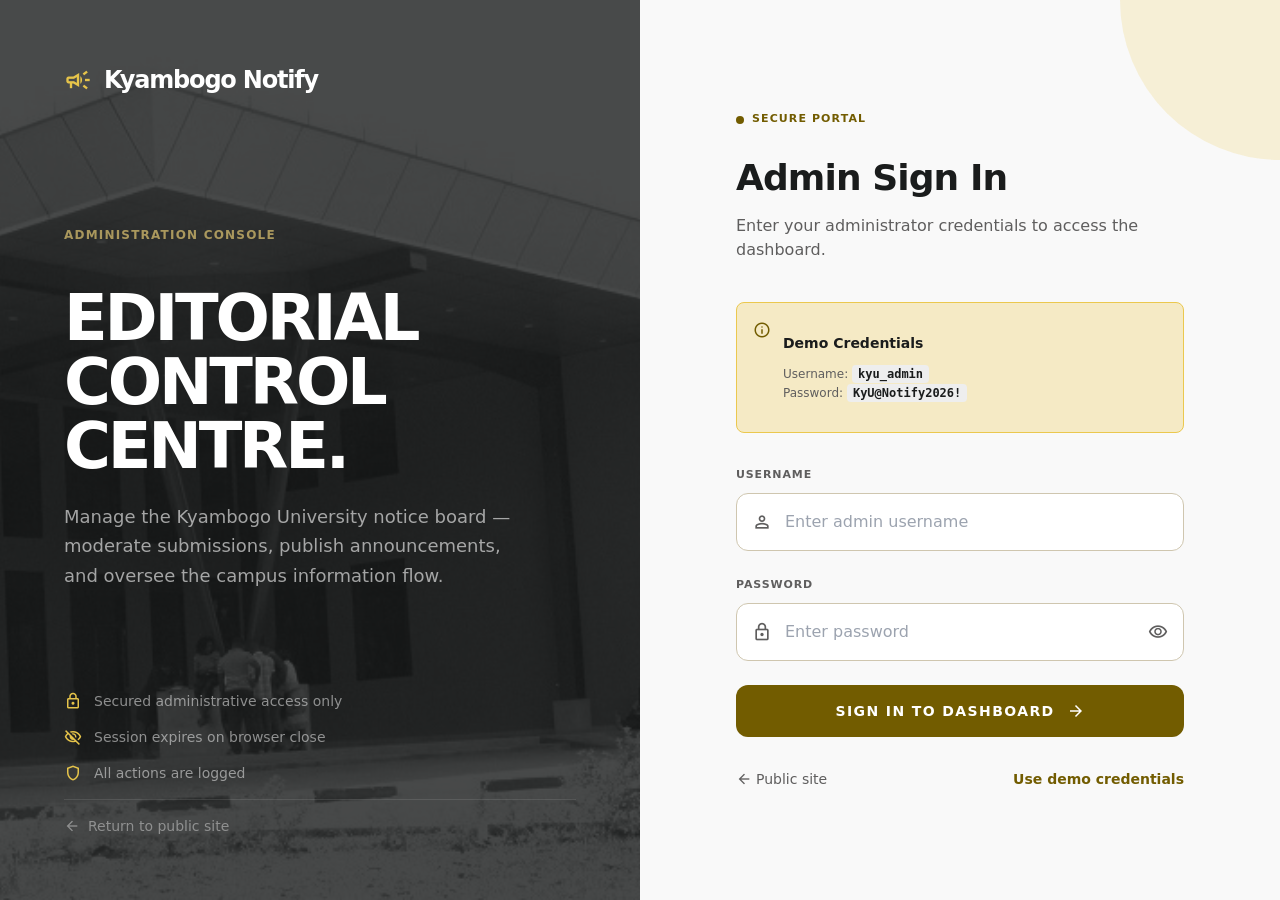
<file: admin-login.html>
<!DOCTYPE html>
<html lang="en">
<head>
<link rel="stylesheet" href="css/tailwind.offline.css">
<link rel="stylesheet" href="css/responsive.css"> 
  <!-- Material Symbols: loads from CDN when online, degrades gracefully offline -->
  <link rel="stylesheet" href="https://fonts.googleapis.com/css2?family=Material+Symbols+Outlined:opsz,wght,FILL,GRAD@20..48,100..700,0..1,-50..200" media="print" onload="this.media='all'">
  <noscript><link rel="stylesheet" href="https://fonts.googleapis.com/css2?family=Material+Symbols+Outlined:opsz,wght,FILL,GRAD@20..48,100..700,0..1,-50..200"></noscript>
<meta charset="utf-8">
<meta content="width=device-width, initial-scale=1.0" name="viewport">
<title>Admin Login | Kyambogo Notify</title>
<script>
tailwind.config = {
  theme: {
    extend: {
      fontFamily: { sans: ['"Plus Jakarta Sans"', 'sans-serif'] },
      colors: {
        primary: '#725c00',
        'primary-fixed': '#ffe07e',
        'primary-container': '#ebc84e',
        'on-primary': '#ffffff',
        'on-primary-fixed': '#231b00',
        surface: '#f9f9f9',
        'surface-container': '#eeeeee',
        'on-surface': '#1a1c1c',
        secondary: '#5f5e5e',
        outline: '#7e7663',
        'outline-variant': '#cfc6af',
        error: '#ba1a1a',
        'error-container': '#ffdad6',
        'on-error': '#ffffff',
        'on-tertiary-fixed': '#1a1c1c'
      }
    }
  }
}
</script>
<style>
.material-symbols-outlined{font-variation-settings:'FILL' 0,'wght' 400,'GRAD' 0,'opsz' 24;vertical-align:middle;}
.shake{animation:shake 0.4s ease;}
@keyframes shake{0%,100%{transform:translateX(0)}20%{transform:translateX(-8px)}40%{transform:translateX(8px)}60%{transform:translateX(-6px)}80%{transform:translateX(6px)}}
</style>
</head>
<body class="font-sans bg-on-tertiary-fixed min-h-screen flex overflow-hidden">

<!-- Left — Brand Panel -->
<div class="hidden lg:flex flex-col justify-between w-1/2 bg-on-tertiary-fixed text-white relative overflow-hidden p-16">
  <!-- Background image -->
  <img src="images/TTL3.jpg" alt="" class="absolute inset-0 w-full h-full object-cover opacity-20 grayscale">
  <div class="relative z-10">
    <div class="flex items-center gap-3 mb-stack-lg">
      <span class="material-symbols-outlined" style="font-size:28px;color:#e6c44a;">campaign</span>
      <span class="font-bold text-2xl tracking-tighter text-white">Kyambogo Notify</span>
    </div>
  </div>
  <div class="relative z-10">
    <span class="text-xs font-bold tracking-widest text-primary-fixed opacity-60 block mb-6">ADMINISTRATION CONSOLE</span>
    <h1 class="text-[clamp(40px,5vw,72px)] font-bold leading-none tracking-tighter uppercase text-white mb-6">
      Editorial<br>Control<br>Centre.
    </h1>
    <p class="text-white/60 max-w-md text-lg leading-relaxed">
      Manage the Kyambogo University notice board — moderate submissions, publish announcements, and oversee the campus information flow.
    </p>
  </div>
  <div class="relative z-10 space-y-4">
    <div class="flex items-center gap-3 text-white/50 text-sm">
      <span class="material-symbols-outlined" style="font-size:18px;color:#e6c44a;">lock</span>
      Secured administrative access only
    </div>
    <div class="flex items-center gap-3 text-white/50 text-sm">
      <span class="material-symbols-outlined" style="font-size:18px;color:#e6c44a;">visibility_off</span>
      Session expires on browser close
    </div>
    <div class="flex items-center gap-3 text-white/50 text-sm">
      <span class="material-symbols-outlined" style="font-size:18px;color:#e6c44a;">shield</span>
      All actions are logged
    </div>
    <div class="pt-4 border-t border-white/10">
      <a href="discover.html" class="text-white/40 hover:text-white/70 text-sm transition-colors flex items-center gap-2">
        <span class="material-symbols-outlined" style="font-size:16px;">arrow_back</span>
        Return to public site
      </a>
    </div>
  </div>
</div>

<!-- Right — Login Form -->
<div class="flex-1 flex items-center justify-center p-8 lg:p-16 bg-surface min-h-screen relative">
  <!-- Decorative corner -->
  <div class="absolute top-0 right-0 w-40 h-40 bg-primary-container opacity-20 rounded-bl-full pointer-events-none"></div>

  <div class="w-full max-w-md relative z-10">
    <!-- Mobile logo -->
    <div class="flex items-center gap-2 mb-10 lg:hidden">
      <span class="material-symbols-outlined text-primary" style="font-size:24px;">campaign</span>
      <span class="font-bold text-xl tracking-tighter text-on-surface">Kyambogo Notify</span>
    </div>

    <!-- Form header -->
    <div class="mb-10">
      <div class="flex items-center gap-2 mb-4">
        <div class="w-2 h-2 bg-primary rounded-full"></div>
        <span style="font-size:11px;font-weight:700;letter-spacing:0.1em;color:#725c00;">SECURE PORTAL</span>
      </div>
      <h2 class="text-4xl font-bold tracking-tight text-on-surface mb-2">Admin Sign In</h2>
      <p class="text-secondary text-base">Enter your administrator credentials to access the dashboard.</p>
    </div>

    <!-- Credentials hint (for demo/academic) -->
    <div class="bg-primary-container/30 border border-primary-container rounded-lg p-4 mb-8 flex items-start gap-3">
      <span class="material-symbols-outlined text-primary mt-0.5" style="font-size:18px;">info</span>
      <div>
        <p class="font-bold text-sm text-on-surface mb-1">Demo Credentials</p>
        <p class="text-xs text-secondary leading-relaxed">
          Username: <code class="bg-surface-container px-1.5 py-0.5 rounded font-bold text-on-surface">kyu_admin</code><br>
          Password: <code class="bg-surface-container px-1.5 py-0.5 rounded font-bold text-on-surface">KyU@Notify2026!</code>
        </p>
      </div>
    </div>

    <!-- LOGIN FORM -->
    <form id="admin-login-form" onsubmit="handleLogin(event)" class="space-y-6" novalidate>

      <!-- Username -->
      <div>
        <label for="username" class="block text-sm font-bold text-secondary mb-2 tracking-wide uppercase" style="font-size:11px;letter-spacing:0.08em;">Username</label>
        <div class="relative">
          <span class="absolute left-4 top-1/2 -translate-y-1/2 material-symbols-outlined text-secondary" style="font-size:20px;">person</span>
          <input type="text" id="username" autocomplete="username" placeholder="Enter admin username"
            class="w-full pl-12 pr-4 py-4 bg-white border border-outline-variant rounded-xl text-on-surface text-base focus:outline-none focus:ring-2 focus:ring-primary focus:border-primary transition-all"
            required>
        </div>
        <p id="username-error" class="text-error text-xs mt-1.5 font-semibold hidden flex items-center gap-1">
          <span class="material-symbols-outlined" style="font-size:14px;">error</span>
          Username is required.
        </p>
      </div>

      <!-- Password -->
      <div>
        <label for="password" class="block text-sm font-bold text-secondary mb-2 tracking-wide uppercase" style="font-size:11px;letter-spacing:0.08em;">Password</label>
        <div class="relative">
          <span class="absolute left-4 top-1/2 -translate-y-1/2 material-symbols-outlined text-secondary" style="font-size:20px;">lock</span>
          <input type="password" id="password" autocomplete="current-password" placeholder="Enter password"
            class="w-full pl-12 pr-12 py-4 bg-white border border-outline-variant rounded-xl text-on-surface text-base focus:outline-none focus:ring-2 focus:ring-primary focus:border-primary transition-all"
            required>
          <button type="button" id="toggle-password" onclick="togglePassword()" class="absolute right-4 top-1/2 -translate-y-1/2 text-secondary hover:text-on-surface transition-colors">
            <span id="pw-icon" class="material-symbols-outlined" style="font-size:20px;">visibility</span>
          </button>
        </div>
        <p id="password-error" class="text-error text-xs mt-1.5 font-semibold hidden flex items-center gap-1">
          <span class="material-symbols-outlined" style="font-size:14px;">error</span>
          Password is required.
        </p>
      </div>

      <!-- Credentials Error Alert -->
      <div id="login-error" class="hidden bg-error-container border border-error/20 rounded-xl p-4 flex items-center gap-3">
        <span class="material-symbols-outlined text-error flex-shrink-0" style="font-size:20px;">cancel</span>
        <div>
          <p class="font-bold text-sm text-on-surface">Invalid credentials</p>
          <p class="text-xs text-secondary mt-0.5">Please check your username and password and try again.</p>
        </div>
      </div>

      <!-- Attempts warning -->
      <div id="attempts-warning" class="hidden bg-surface-container border border-outline-variant/30 rounded-xl p-4 flex items-center gap-3">
        <span class="material-symbols-outlined text-primary flex-shrink-0" style="font-size:20px;">warning</span>
        <p id="attempts-text" class="text-sm text-secondary font-semibold"></p>
      </div>

      <!-- Submit -->
      <button type="submit" id="submit-btn"
        class="w-full bg-primary hover:opacity-90 text-on-primary font-bold py-4 px-6 rounded-xl transition-all flex items-center justify-center gap-3 active:scale-95 text-sm tracking-widest uppercase">
        <span id="submit-text">Sign In to Dashboard</span>
        <span id="submit-icon" class="material-symbols-outlined" style="font-size:18px;">arrow_forward</span>
        <span id="submit-spinner" class="hidden">
          <svg class="animate-spin h-5 w-5 text-white" xmlns="http://www.w3.org/2000/svg" fill="none" viewBox="0 0 24 24">
            <circle class="opacity-25" cx="12" cy="12" r="10" stroke="currentColor" stroke-width="4"></circle>
            <path class="opacity-75" fill="currentColor" d="M4 12a8 8 0 018-8V0C5.373 0 0 5.373 0 12h4zm2 5.291A7.962 7.962 0 014 12H0c0 3.042 1.135 5.824 3 7.938l3-2.647z"></path>
          </svg>
        </span>
      </button>

    </form>

    <!-- Footer links -->
    <div class="mt-8 flex items-center justify-between text-sm text-secondary">
      <a href="discover.html" class="hover:text-on-surface transition-colors flex items-center gap-1">
        <span class="material-symbols-outlined" style="font-size:16px;">arrow_back</span>
        Public site
      </a>
      <button onclick="fillDemoCredentials()" class="text-primary hover:underline font-semibold">
        Use demo credentials
      </button>
    </div>
  </div>
</div>

<script src="js/app.js"></script>
<script>
var loginAttempts = 0;
var isLocked = false;
var lockTimer = null;

/* If already logged in, redirect immediately */
if (localStorage.getItem('kyu_admin_session') === 'true') {
  window.location.href = 'admin-dashboard.html';
}

function togglePassword() {
  var input = document.getElementById('password');
  var icon = document.getElementById('pw-icon');
  if (input.type === 'password') {
    input.type = 'text';
    icon.textContent = 'visibility_off';
  } else {
    input.type = 'password';
    icon.textContent = 'visibility';
  }
}

function fillDemoCredentials() {
  document.getElementById('username').value = 'kyu_admin';
  document.getElementById('password').value = 'KyU@Notify2026!';
  /* clear any errors */
  document.getElementById('login-error').classList.add('hidden');
  document.getElementById('username-error').classList.add('hidden');
  document.getElementById('password-error').classList.add('hidden');
  document.getElementById('username').style.borderColor = '';
  document.getElementById('password').style.borderColor = '';
}

function handleLogin(e) {
  e.preventDefault();
  if (isLocked) return;

  var username = document.getElementById('username').value.trim();
  var password = document.getElementById('password').value.trim();
  var userErr = document.getElementById('username-error');
  var passErr = document.getElementById('password-error');
  var loginErr = document.getElementById('login-error');
  var attemptsWarn = document.getElementById('attempts-warning');

  /* Clear errors */
  userErr.classList.add('hidden');
  passErr.classList.add('hidden');
  loginErr.classList.add('hidden');
  document.getElementById('username').style.borderColor = '';
  document.getElementById('password').style.borderColor = '';

  /* Validate presence */
  var valid = true;
  if (!username) {
    userErr.classList.remove('hidden');
    document.getElementById('username').style.borderColor = '#ba1a1a';
    valid = false;
  }
  if (!password) {
    passErr.classList.remove('hidden');
    document.getElementById('password').style.borderColor = '#ba1a1a';
    valid = false;
  }
  if (!valid) return;

  /* Loading state */
  setLoading(true);

  /* Simulate async check */
  setTimeout(function() {
    setLoading(false);

    if (username === ADMIN_CREDENTIALS.username && password === ADMIN_CREDENTIALS.password) {
      /* SUCCESS */
      loginAttempts = 0;
      attemptsWarn.classList.add('hidden');

      /* Show success state on button */
      var btn = document.getElementById('submit-btn');
      btn.style.background = '#1a7c3a';
      document.getElementById('submit-text').textContent = 'Access Granted';
      document.getElementById('submit-icon').textContent = 'check_circle';

      localStorage.setItem('kyu_admin_session', 'true');

      setTimeout(function() {
        window.location.href = 'admin-dashboard.html';
      }, 800);

    } else {
      /* FAIL */
      loginAttempts++;
      loginErr.classList.remove('hidden');
      document.getElementById('username').style.borderColor = '#ba1a1a';
      document.getElementById('password').style.borderColor = '#ba1a1a';

      /* Shake the form */
      var form = document.getElementById('admin-login-form');
      form.classList.add('shake');
      setTimeout(function() { form.classList.remove('shake'); }, 400);

      /* Clear password */
      document.getElementById('password').value = '';

      /* Attempts feedback */
      if (loginAttempts >= 2) {
        attemptsWarn.classList.remove('hidden');
        var remaining = Math.max(0, 5 - loginAttempts);
        document.getElementById('attempts-text').textContent =
          loginAttempts >= 5
            ? 'Too many failed attempts. Please wait 30 seconds.'
            : remaining + ' attempt' + (remaining !== 1 ? 's' : '') + ' remaining before temporary lock.';

        if (loginAttempts >= 5) {
          lockAccount();
        }
      }
    }
  }, 900);
}

function lockAccount() {
  isLocked = true;
  var btn = document.getElementById('submit-btn');
  btn.disabled = true;
  btn.style.opacity = '0.5';
  btn.style.cursor = 'not-allowed';
  document.getElementById('submit-text').textContent = 'Locked (30s)';
  document.getElementById('submit-icon').textContent = 'lock';

  var countdown = 30;
  lockTimer = setInterval(function() {
    countdown--;
    document.getElementById('submit-text').textContent = 'Locked (' + countdown + 's)';
    document.getElementById('attempts-text').textContent = 'Account temporarily locked. Please wait ' + countdown + ' seconds.';
    if (countdown <= 0) {
      clearInterval(lockTimer);
      isLocked = false;
      loginAttempts = 0;
      btn.disabled = false;
      btn.style.opacity = '';
      btn.style.cursor = '';
      btn.style.background = '';
      document.getElementById('submit-text').textContent = 'Sign In to Dashboard';
      document.getElementById('submit-icon').textContent = 'arrow_forward';
      document.getElementById('attempts-warning').classList.add('hidden');
      document.getElementById('login-error').classList.add('hidden');
    }
  }, 1000);
}

function setLoading(loading) {
  var btn = document.getElementById('submit-btn');
  var icon = document.getElementById('submit-icon');
  var spinner = document.getElementById('submit-spinner');
  var text = document.getElementById('submit-text');
  if (loading) {
    btn.disabled = true;
    btn.style.opacity = '0.85';
    icon.classList.add('hidden');
    spinner.classList.remove('hidden');
    text.textContent = 'Verifying...';
  } else {
    btn.disabled = false;
    btn.style.opacity = '';
    spinner.classList.add('hidden');
    icon.classList.remove('hidden');
    text.textContent = 'Sign In to Dashboard';
  }
}

/* Allow Enter key throughout form */
document.addEventListener('keydown', function(e) {
  if (e.key === 'Enter' && !isLocked) {
    var form = document.getElementById('admin-login-form');
    if (form) handleLogin(new Event('submit'));
  }
});
</script>
<script src="js/responsive-nav.js"></script>
</body>
</html>
</file>
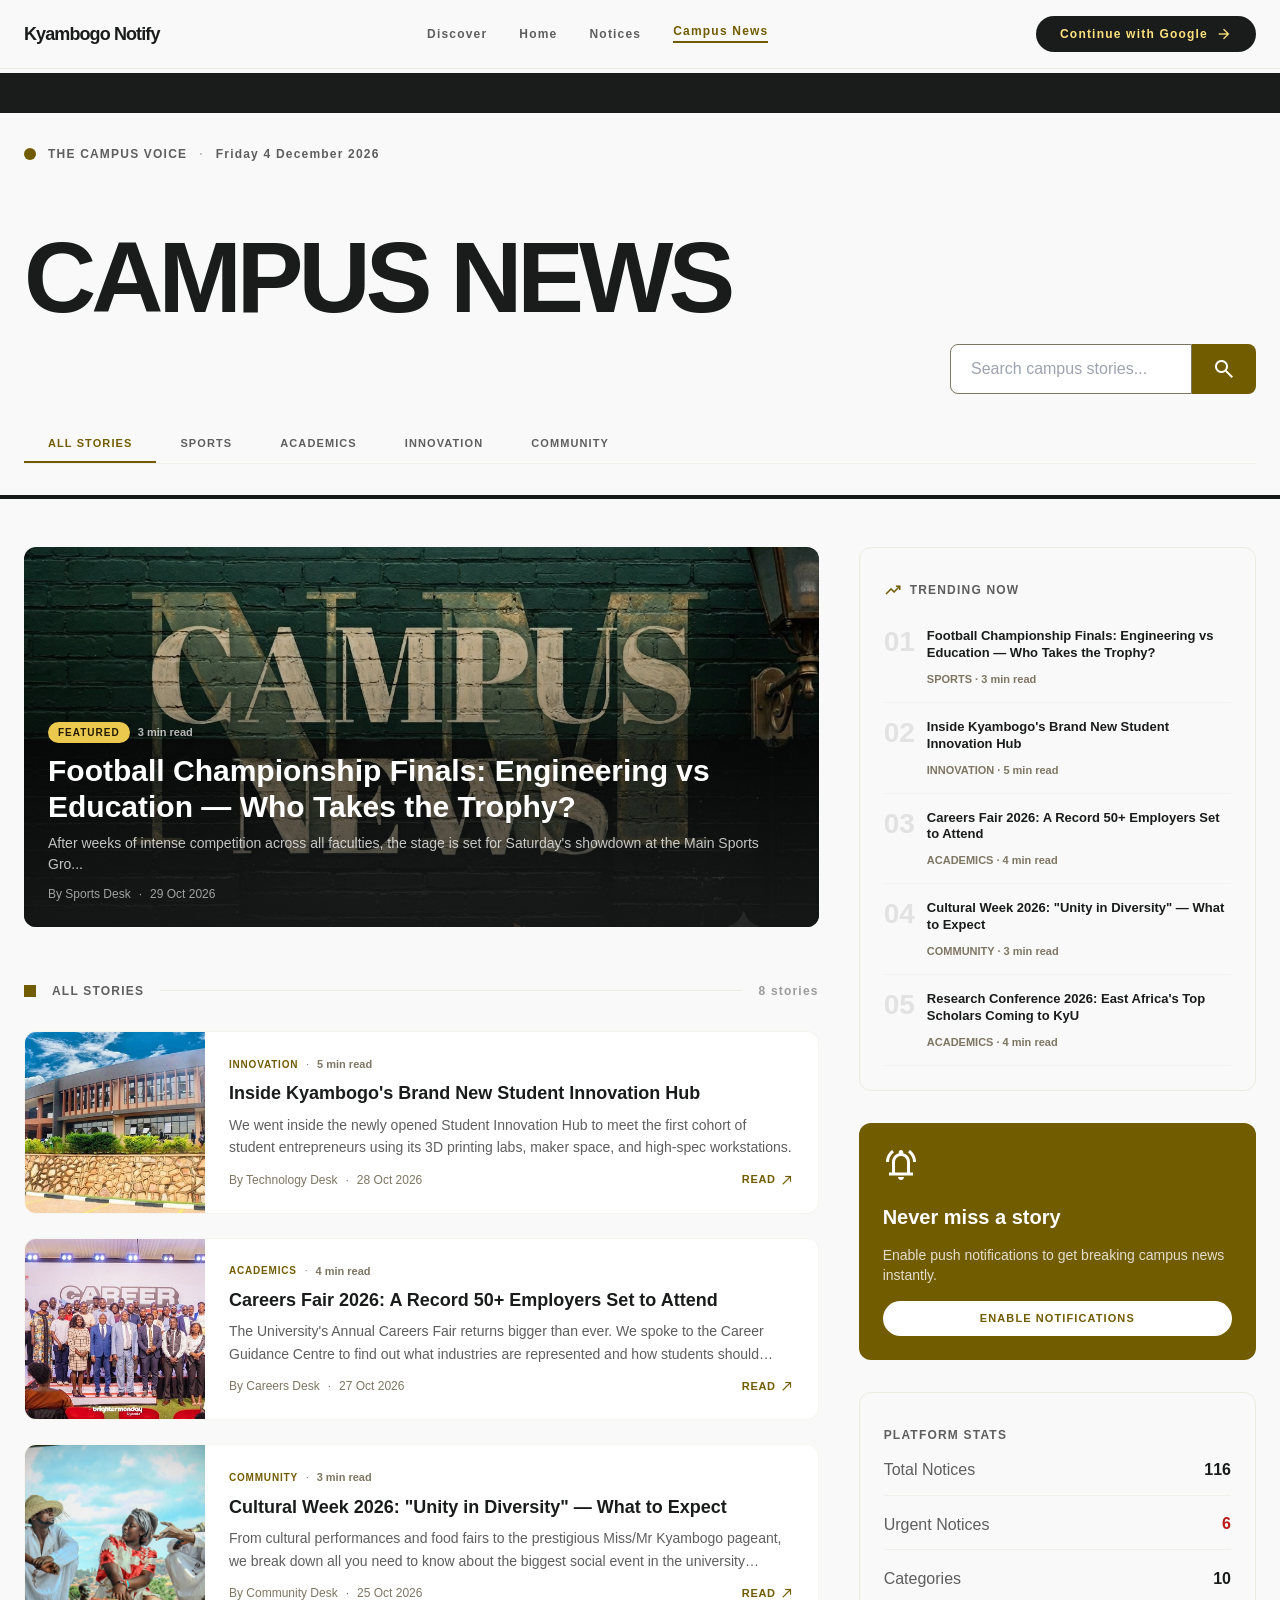
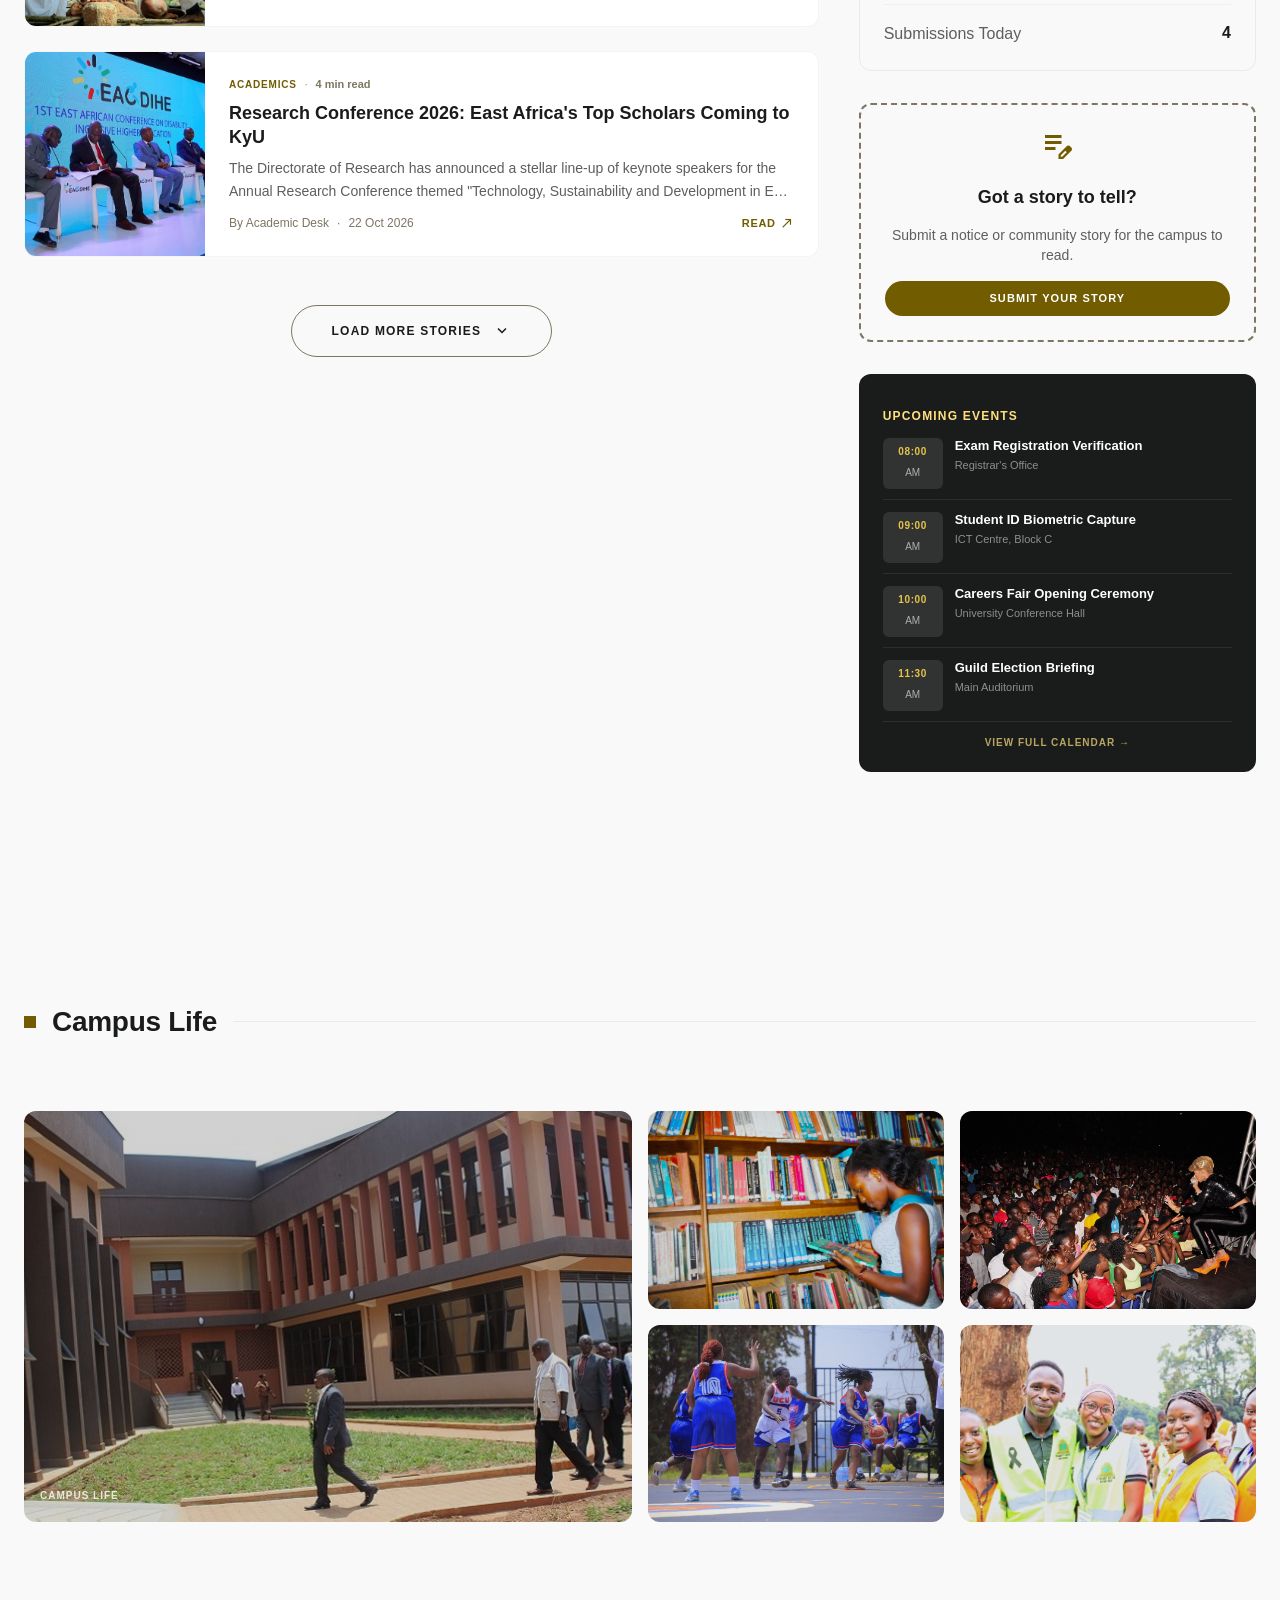
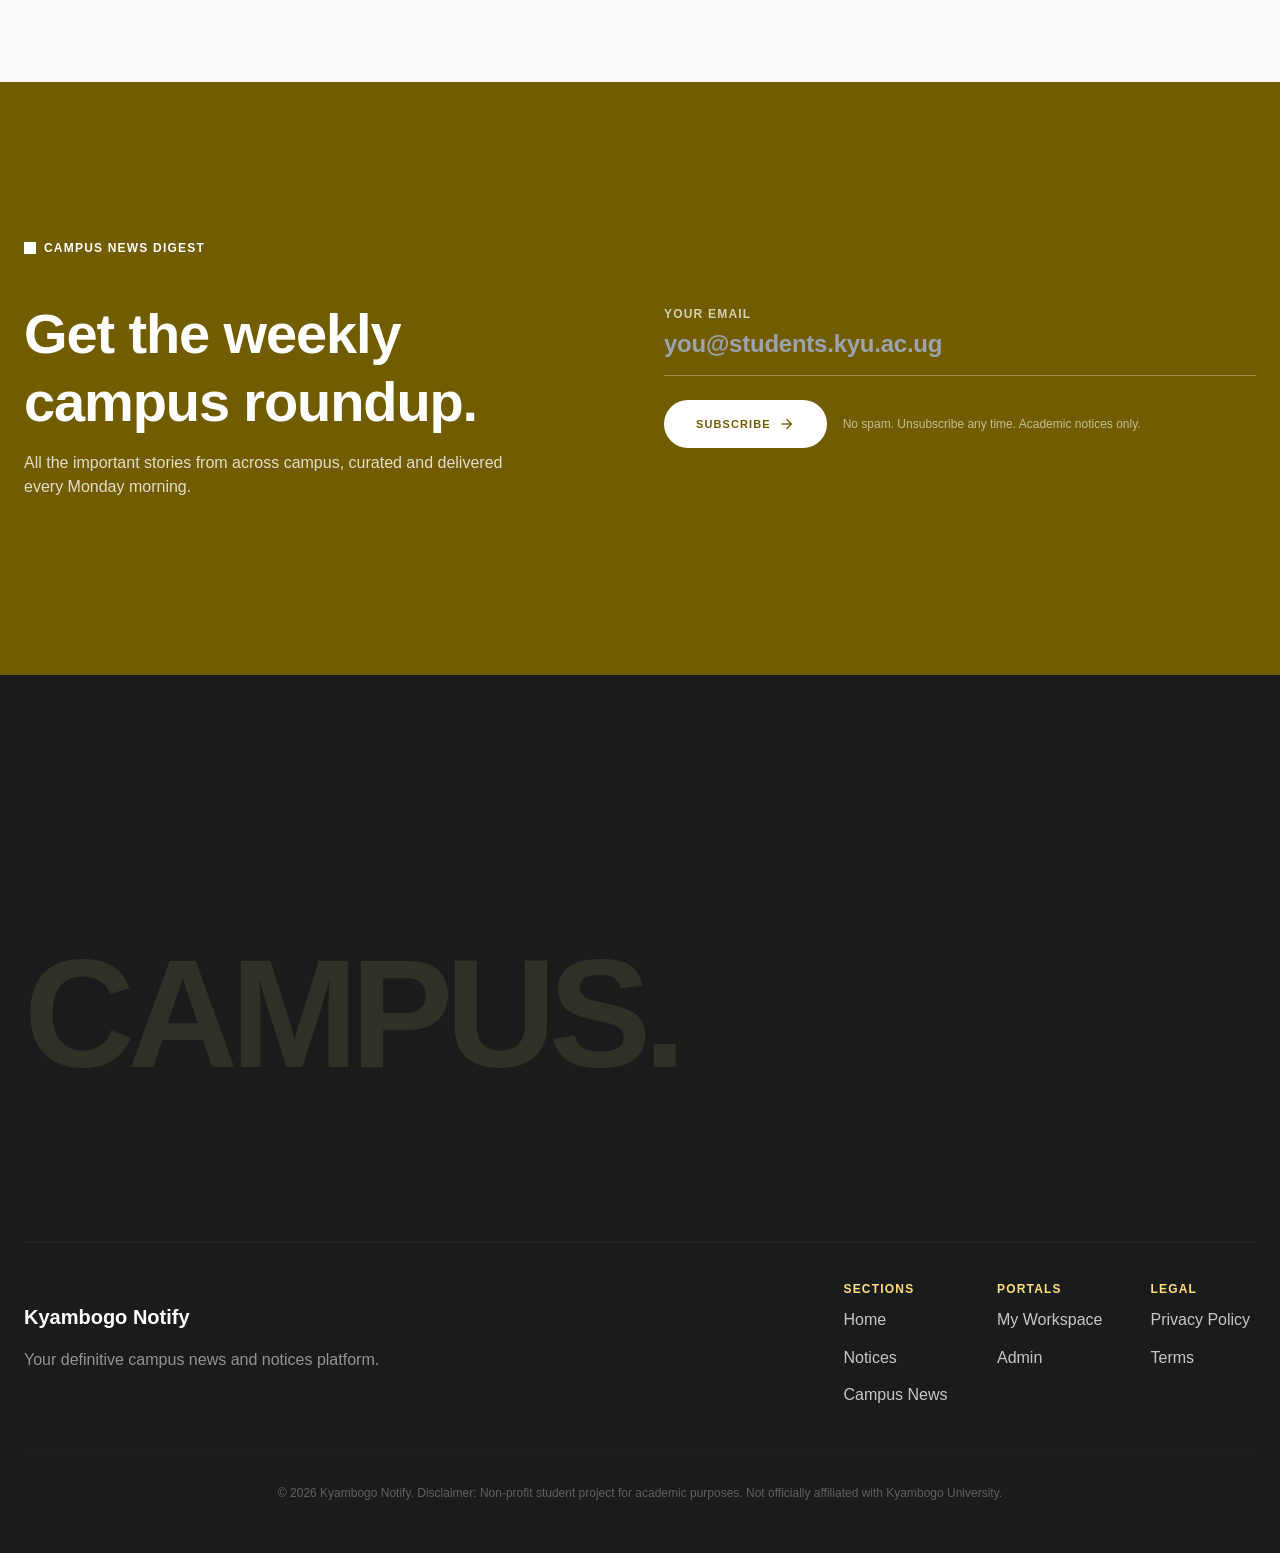
<file: campus-news.html>
<!DOCTYPE html>
<html class="scroll-smooth" lang="en">
<head>
<link rel="stylesheet" href="css/tailwind.offline.css">
<link rel="stylesheet" href="css/responsive.css"> 
  <!-- Material Symbols: loads from CDN when online, degrades gracefully offline -->
  <link rel="stylesheet" href="https://fonts.googleapis.com/css2?family=Material+Symbols+Outlined:opsz,wght,FILL,GRAD@20..48,100..700,0..1,-50..200" media="print" onload="this.media='all'">
  <noscript><link rel="stylesheet" href="https://fonts.googleapis.com/css2?family=Material+Symbols+Outlined:opsz,wght,FILL,GRAD@20..48,100..700,0..1,-50..200"></noscript>
<meta charset="utf-8">
<meta content="width=device-width, initial-scale=1.0" name="viewport">
<title>Campus News | Kyambogo Notify</title>
<style>
.material-symbols-outlined{font-variation-settings:'FILL' 0,'wght' 400,'GRAD' 0,'opsz' 24;display:inline-block;vertical-align:middle;}
.ticker-wrap{overflow:hidden;white-space:nowrap;}
.ticker{display:inline-block;padding-left:100%;animation:ticker 32s linear infinite;}
@keyframes ticker{0%{transform:translateX(0)}100%{transform:translateX(-100%)}}
.magazine-grid{display:grid;grid-template-columns:2fr 1fr;gap:40px;}
@media(max-width:1024px){.magazine-grid{grid-template-columns:1fr;}}
.fade-in{opacity:0;transform:translateY(16px);animation:fadeIn 0.5s ease forwards;}
@keyframes fadeIn{to{opacity:1;transform:translateY(0)}}
.article-card{transition:box-shadow 0.2s,border-color 0.2s;}
.article-card:hover{box-shadow:0 4px 20px rgba(114,92,0,0.1);border-color:#725c00;}
</style>
</head>
<body class="bg-background text-on-background font-body-md overflow-x-hidden">

<!-- TOP NAV -->
<nav class="fixed top-0 w-full z-50 bg-background/80 backdrop-blur-md border-b border-outline-variant/30">
  <div class="max-w-[1440px] mx-auto px-gutter py-4 flex justify-between items-center">
    <a href="discover.html" class="text-body-lg font-headline-md font-bold tracking-tighter text-on-background">Kyambogo Notify</a>
    <div class="hidden md:flex items-center gap-8">
      <a class="text-secondary hover:text-on-background transition-colors font-label-caps text-label-caps" href="discover.html">Discover</a>
      <a class="text-secondary hover:text-on-background transition-colors font-label-caps text-label-caps" href="home.html">Home</a>
      <a class="text-secondary hover:text-on-background transition-colors font-label-caps text-label-caps" href="notices.html">Notices</a>
      <a class="text-primary font-bold border-b-2 border-primary pb-1 font-label-caps text-label-caps" href="campus-news.html">Campus News</a>
    </div>
    <button onclick="showAuthModal()" data-auth-btn
      class="bg-on-tertiary-fixed text-primary-fixed px-6 py-2.5 rounded-full font-label-caps text-label-caps hover:opacity-90 transition-all flex items-center gap-2 active:scale-95">
      Continue with Google <span class="material-symbols-outlined" style="font-size:16px;">arrow_forward</span>
    </button>
  </div>
</nav>

<!-- TICKER -->
<div class="fixed top-[73px] w-full z-40 bg-on-tertiary-fixed text-primary-fixed py-2 ticker-wrap">
  <div class="ticker font-label-caps text-label-caps" style="font-size:11px;">
    <span class="mx-8">📢 CAMPUS NEWS LIVE · Kyambogo Notify Editorial</span>
    <span class="mx-4">—</span>
    <span class="mx-8">🏆 Football Championship Finals This Saturday</span>
    <span class="mx-4">—</span>
    <span class="mx-8">🎓 Careers Fair 2026: 50+ Employers · Nov 15–16</span>
    <span class="mx-4">—</span>
    <span class="mx-8">🔬 Annual Research Conference: Call for Abstracts Open</span>
    <span class="mx-4">—</span>
    <span class="mx-8">💡 Student Innovation Hub Now Open</span>
    <span class="mx-4">—</span>
    <span class="mx-8">📢 CAMPUS NEWS LIVE · Kyambogo Notify Editorial</span>
    <span class="mx-4">—</span>
    <span class="mx-8">🏆 Football Championship Finals This Saturday</span>
  </div>
</div>

<main class="mt-[100px]">

  <!-- MASTHEAD -->
  <header class="max-w-[1440px] mx-auto px-gutter pt-12 pb-8 border-b-4 border-on-tertiary-fixed">
    <div class="flex flex-col md:flex-row md:items-end justify-between gap-6">
      <div>
        <div class="flex items-center gap-3 mb-3">
          <div class="w-3 h-3 bg-primary rounded-full animate-pulse"></div>
          <span class="font-label-caps text-label-caps text-secondary">THE CAMPUS VOICE</span>
          <span class="font-label-caps text-label-caps text-secondary opacity-40">·</span>
          <span class="font-label-caps text-label-caps text-secondary" id="todays-date"></span>
        </div>
        <h1 class="font-display-xl text-[clamp(48px,8vw,100px)] leading-none tracking-tighter uppercase">Campus News</h1>
      </div>
      <!-- Search inline -->
      <div class="flex gap-0 max-w-sm w-full md:w-auto">
        <input id="news-search" type="text" placeholder="Search campus stories..."
          class="flex-1 px-5 py-3 border border-outline focus:outline-none focus:ring-2 focus:ring-primary rounded-l-lg bg-white text-on-surface"
          oninput="debounceNewsSearch()">
        <button onclick="runNewsFilter()" class="bg-primary text-on-primary px-5 py-3 rounded-r-lg">
          <span class="material-symbols-outlined">search</span>
        </button>
      </div>
    </div>
    <!-- Section tabs -->
    <div class="flex gap-0 mt-8 overflow-x-auto border-b border-outline-variant/20 -mb-[1px]">
      <button onclick="setNewsSection('all',this)" data-section="all"
        class="news-tab font-label-caps text-label-caps px-6 py-3 border-b-2 border-primary text-primary whitespace-nowrap"
        style="font-size:11px;background:none;border-left:none;border-right:none;border-top:none;cursor:pointer;">
        ALL STORIES
      </button>
      <button onclick="setNewsSection('sports',this)" data-section="sports"
        class="news-tab font-label-caps text-label-caps px-6 py-3 border-b-2 border-transparent text-secondary whitespace-nowrap hover:text-on-background transition-colors"
        style="font-size:11px;background:none;border-left:none;border-right:none;border-top:none;cursor:pointer;">
        SPORTS
      </button>
      <button onclick="setNewsSection('academics',this)" data-section="academics"
        class="news-tab font-label-caps text-label-caps px-6 py-3 border-b-2 border-transparent text-secondary whitespace-nowrap hover:text-on-background transition-colors"
        style="font-size:11px;background:none;border-left:none;border-right:none;border-top:none;cursor:pointer;">
        ACADEMICS
      </button>
      <button onclick="setNewsSection('innovation',this)" data-section="innovation"
        class="news-tab font-label-caps text-label-caps px-6 py-3 border-b-2 border-transparent text-secondary whitespace-nowrap hover:text-on-background transition-colors"
        style="font-size:11px;background:none;border-left:none;border-right:none;border-top:none;cursor:pointer;">
        INNOVATION
      </button>
      <button onclick="setNewsSection('community',this)" data-section="community"
        class="news-tab font-label-caps text-label-caps px-6 py-3 border-b-2 border-transparent text-secondary whitespace-nowrap hover:text-on-background transition-colors"
        style="font-size:11px;background:none;border-left:none;border-right:none;border-top:none;cursor:pointer;">
        COMMUNITY
      </button>
    </div>
  </header>

  <!-- MAIN CONTENT + SIDEBAR -->
  <div class="max-w-[1440px] mx-auto px-gutter py-stack-lg">
    <div class="magazine-grid">

      <!-- MAIN COLUMN -->
      <main>
        <!-- Lead Story (hero article) -->
        <div id="lead-story" class="mb-stack-lg"></div>

        <!-- Section Divider -->
        <div class="flex items-center gap-4 mb-6">
          <div class="w-3 h-3 bg-primary"></div>
          <h2 class="font-label-caps text-label-caps text-secondary" id="section-label">ALL STORIES</h2>
          <div class="flex-1 h-px bg-outline-variant/30"></div>
          <span id="stories-count" class="font-label-caps text-label-caps text-secondary opacity-60"></span>
        </div>

        <!-- Article list -->
        <div id="articles-list" class="space-y-6"></div>

        <!-- Load more -->
        <div class="text-center pt-stack-lg">
          <button id="load-more-btn" onclick="loadMoreStories()" class="px-10 py-4 border border-outline text-on-background font-label-caps text-label-caps hover:bg-surface-container transition-all rounded-full flex items-center gap-3 mx-auto">
            LOAD MORE STORIES <span class="material-symbols-outlined" style="font-size:18px;">expand_more</span>
          </button>
        </div>
      </main>

      <!-- SIDEBAR -->
      <aside class="space-y-8">

        <!-- Trending -->
        <div class="border border-outline-variant/30 p-6 rounded-xl">
          <div class="flex items-center gap-2 mb-5">
            <span class="material-symbols-outlined text-primary" style="font-size:18px;">trending_up</span>
            <h3 class="font-label-caps text-label-caps text-secondary">TRENDING NOW</h3>
          </div>
          <div id="trending-list" class="space-y-4"></div>
        </div>

        <!-- Push Notifications CTA -->
        <div class="bg-primary p-6 rounded-xl text-on-primary">
          <span class="material-symbols-outlined" style="font-size:36px;display:block;margin-bottom:12px;">notifications_active</span>
          <h3 class="font-bold text-xl mb-2">Never miss a story</h3>
          <p class="text-sm opacity-80 mb-4">Enable push notifications to get breaking campus news instantly.</p>
          <button onclick="enablePush()" class="w-full py-3 bg-on-primary text-primary font-label-caps text-label-caps rounded-full hover:opacity-90 transition-all" style="font-size:11px;">ENABLE NOTIFICATIONS</button>
        </div>

        <!-- Quick Stats -->
        <div class="border border-outline-variant/30 p-6 rounded-xl">
          <h3 class="font-label-caps text-label-caps text-secondary mb-4">PLATFORM STATS</h3>
          <div class="space-y-4">
            <div class="flex justify-between items-center border-b border-outline-variant/20 pb-3">
              <span class="text-body-md text-secondary">Total Notices</span>
              <span class="font-bold text-on-background" data-countup="156">0</span>
            </div>
            <div class="flex justify-between items-center border-b border-outline-variant/20 pb-3">
              <span class="text-body-md text-secondary">Urgent Notices</span>
              <span class="font-bold text-error" id="stat-urgent">0</span>
            </div>
            <div class="flex justify-between items-center border-b border-outline-variant/20 pb-3">
              <span class="text-body-md text-secondary">Categories</span>
              <span class="font-bold text-on-background">10</span>
            </div>
            <div class="flex justify-between items-center">
              <span class="text-body-md text-secondary">Submissions Today</span>
              <span class="font-bold text-on-background">4</span>
            </div>
          </div>
        </div>

        <!-- Post a Story CTA -->
        <div class="border-2 border-dashed border-outline p-6 rounded-xl text-center">
          <span class="material-symbols-outlined text-primary mb-3" style="font-size:36px;display:block;">edit_note</span>
          <h3 class="font-bold text-lg mb-2">Got a story to tell?</h3>
          <p class="text-secondary text-sm mb-4">Submit a notice or community story for the campus to read.</p>
          <button onclick="checkActionAuth()" class="w-full py-3 bg-primary text-on-primary font-label-caps text-label-caps rounded-full hover:opacity-90 transition-all" style="font-size:11px;">SUBMIT YOUR STORY</button>
        </div>

        <!-- Campus Calendar Mini -->
        <div class="bg-on-tertiary-fixed text-on-tertiary p-6 rounded-xl">
          <h3 class="font-label-caps text-label-caps text-primary-fixed mb-4">UPCOMING EVENTS</h3>
          <div id="upcoming-events" class="space-y-3"></div>
          <a href="notices.html?category=Sports+%26+Events" class="block mt-4 font-label-caps text-label-caps text-primary-fixed text-center" style="font-size:10px;opacity:0.7;">VIEW FULL CALENDAR →</a>
        </div>

      </aside>
    </div>
  </div>

  <!-- PHOTO WALL -->
  <section class="max-w-[1440px] mx-auto px-gutter py-section-gap">
    <div class="flex items-center gap-4 mb-stack-lg">
      <div class="w-3 h-3 bg-primary"></div>
      <h2 class="font-headline-md text-headline-md" style="font-size:28px;">Campus Life</h2>
      <div class="flex-1 h-px bg-outline-variant/30"></div>
    </div>
    <!-- Masonry-style photo grid (image placeholders with color blocks) -->
    <div class="grid grid-cols-2 md:grid-cols-4 gap-4">
      <div class="col-span-2 row-span-2 relative overflow-hidden rounded-xl min-h-[320px] bg-surface-container group cursor-pointer">
        <img src="images/Graduate-school.jpg" alt="" class="w-full h-full object-cover transition-transform duration-500 group-hover:scale-105">
        <div class="absolute inset-0 bg-on-tertiary-fixed/20 group-hover:bg-on-tertiary-fixed/40 transition-all"></div>
        <div class="absolute bottom-4 left-4 text-on-tertiary"><span class="font-label-caps text-label-caps" style="font-size:10px;opacity:0.8;">CAMPUS LIFE</span></div>
      </div>
      <div class="relative overflow-hidden rounded-xl min-h-[150px] bg-surface-container-high group cursor-pointer">
        <img src="images/lib.jpg" alt="" class="w-full h-full object-cover transition-transform duration-500 group-hover:scale-105">
        <div class="absolute inset-0 bg-on-tertiary-fixed/10 group-hover:bg-on-tertiary-fixed/30 transition-all"></div>
      </div>
      <div class="relative overflow-hidden rounded-xl min-h-[150px] bg-tertiary-fixed group cursor-pointer">
        <img src="images/imag.jpg" alt="" class="w-full h-full object-cover transition-transform duration-500 group-hover:scale-105">
        <div class="absolute inset-0 bg-on-tertiary-fixed/10 group-hover:bg-on-tertiary-fixed/30 transition-all"></div>
      </div>
      <div class="relative overflow-hidden rounded-xl min-h-[150px] bg-primary-container group cursor-pointer">
        <img src="images/baco.jpg" alt="" class="w-full h-full object-cover transition-transform duration-500 group-hover:scale-105">
        <div class="absolute inset-0 bg-on-tertiary-fixed/10 group-hover:bg-on-tertiary-fixed/30 transition-all"></div>
      </div>
      <div class="relative overflow-hidden rounded-xl min-h-[150px] bg-surface-container group cursor-pointer">
        <img src="images/campus.jpg" alt="" class="w-full h-full object-cover transition-transform duration-500 group-hover:scale-105">
        <div class="absolute inset-0 bg-on-tertiary-fixed/10 group-hover:bg-on-tertiary-fixed/30 transition-all"></div>
      </div>
    </div>
  </section>

  <!-- NEWSLETTER -->
  <section class="bg-primary py-section-gap">
    <div class="max-w-[1440px] mx-auto px-gutter grid grid-cols-1 md:grid-cols-2 gap-stack-lg items-center text-on-primary">
      <div>
        <div class="flex items-center gap-2 mb-6"><div class="w-3 h-3 bg-on-primary"></div><span class="font-label-caps text-label-caps">CAMPUS NEWS DIGEST</span></div>
        <h2 class="font-headline-lg text-headline-lg-mobile md:text-headline-lg mb-4">Get the weekly campus roundup.</h2>
        <p class="font-body-lg opacity-80 max-w-lg">All the important stories from across campus, curated and delivered every Monday morning.</p>
      </div>
      <div class="flex flex-col gap-6">
        <div class="border-b border-on-primary/30 pb-4">
          <label class="font-label-caps text-label-caps mb-2 block opacity-70">YOUR EMAIL</label>
          <input id="news-sub-email" type="email" class="bg-transparent border-none focus:ring-0 w-full text-headline-md p-0 placeholder-on-primary/30" placeholder="you@students.kyu.ac.ug" style="font-size:24px;">
        </div>
        <div class="flex gap-4">
          <button onclick="subscribeNewDigest()" class="bg-on-primary text-primary px-8 py-4 rounded-full font-label-caps text-label-caps flex items-center gap-2 hover:bg-on-tertiary-fixed hover:text-on-tertiary transition-all" style="font-size:11px;">
            SUBSCRIBE <span class="material-symbols-outlined" style="font-size:16px;">arrow_forward</span>
          </button>
          <p class="text-xs opacity-60 flex items-center max-w-xs">No spam. Unsubscribe any time. Academic notices only.</p>
        </div>
      </div>
    </div>
  </section>

</main>

<!-- FOOTER -->
<footer class="bg-on-tertiary-fixed text-secondary-fixed-dim">
  <div class="max-w-[1440px] mx-auto px-gutter pt-section-gap pb-10">
    <div class="overflow-hidden mb-12">
      <h1 class="font-display-xl leading-none tracking-tighter uppercase text-primary-fixed opacity-10 select-none pointer-events-none" style="font-size:clamp(60px,12vw,180px);">CAMPUS.</h1>
    </div>
    <div class="flex flex-col md:flex-row justify-between gap-stack-lg border-t border-white/5 pt-10">
      <div class="max-w-sm">
        <p class="font-bold text-on-tertiary mb-3 text-xl">Kyambogo Notify</p>
        <p class="text-body-md opacity-70">Your definitive campus news and notices platform.</p>
      </div>
      <div class="grid grid-cols-2 sm:grid-cols-3 gap-12">
        <div class="flex flex-col gap-3">
          <span class="font-label-caps text-label-caps text-primary-fixed">SECTIONS</span>
          <a class="text-body-md hover:text-on-tertiary transition-colors" href="home.html">Home</a>
          <a class="text-body-md hover:text-on-tertiary transition-colors" href="notices.html">Notices</a>
          <a class="text-body-md hover:text-on-tertiary transition-colors" href="campus-news.html">Campus News</a>
        </div>
        <div class="flex flex-col gap-3">
          <span class="font-label-caps text-label-caps text-primary-fixed">PORTALS</span>
          <a class="text-body-md hover:text-on-tertiary transition-colors" href="visitor-portal.html">My Workspace</a>
          <a class="text-body-md hover:text-on-tertiary transition-colors" href="admin-login.html">Admin</a>
        </div>
        <div class="flex flex-col gap-3">
          <span class="font-label-caps text-label-caps text-primary-fixed">LEGAL</span>
          <a class="text-body-md hover:text-on-tertiary transition-colors" href="#">Privacy Policy</a>
          <a class="text-body-md hover:text-on-tertiary transition-colors" href="#">Terms</a>
        </div>
      </div>
    </div>
    <div class="mt-10 pt-6 border-t border-white/5 text-center text-xs opacity-40">
      <p>© 2026 Kyambogo Notify. Disclaimer: Non-profit student project for academic purposes. Not officially affiliated with Kyambogo University.</p>
    </div>
  </div>
</footer>

<script src="js/app.js"></script>
<script>
/* ══ CAMPUS NEWS ARTICLE DATA ══ */
var campusArticles = [
  {
    id:'cn-001', section:'sports',
    title:'Football Championship Finals: Engineering vs Education — Who Takes the Trophy?',
    author:'Sports Desk', date:'2026-10-29',
    image:'images/news.jpg',
    summary:'After weeks of intense competition across all faculties, the stage is set for Saturday\'s showdown at the Main Sports Ground. Engineering enters as heavy favourites but Education has had a dominant run.',
    readTime:'3 min read', noticeId:'ntc-football-championship-006'
  },
  {
    id:'cn-002', section:'innovation',
    title:'Inside Kyambogo\'s Brand New Student Innovation Hub',
    author:'Technology Desk', date:'2026-10-28',
    image:'images/ctf.jpg',
    summary:'We went inside the newly opened Student Innovation Hub to meet the first cohort of student entrepreneurs using its 3D printing labs, maker space, and high-spec workstations.',
    readTime:'5 min read', noticeId:'ntc-student-hub-013'
  },
  {
    id:'cn-003', section:'academics',
    title:'Careers Fair 2026: A Record 50+ Employers Set to Attend',
    author:'Careers Desk', date:'2026-10-27',
    image:'images/carier.jpg',
    summary:'The University\'s Annual Careers Fair returns bigger than ever. We spoke to the Career Guidance Centre to find out what industries are represented and how students should prepare.',
    readTime:'4 min read', noticeId:'ntc-careers-fair-007'
  },
  {
    id:'cn-004', section:'community',
    title:'Cultural Week 2026: "Unity in Diversity" — What to Expect',
    author:'Community Desk', date:'2026-10-25',
    image:'images/cultural.jpg',
    summary:'From cultural performances and food fairs to the prestigious Miss/Mr Kyambogo pageant, we break down all you need to know about the biggest social event in the university calendar.',
    readTime:'3 min read', noticeId:'ntc-cultural-week-014'
  },
  {
    id:'cn-005', section:'academics',
    title:'Research Conference 2026: East Africa\'s Top Scholars Coming to KyU',
    author:'Academic Desk', date:'2026-10-22',
    image:'images/conferencee.jpg',
    summary:'The Directorate of Research has announced a stellar line-up of keynote speakers for the Annual Research Conference themed "Technology, Sustainability and Development in East Africa."',
    readTime:'4 min read', noticeId:'ntc-research-conference-009'
  },
  {
    id:'cn-006', section:'community',
    title:'Free Vaccination Drive: What Students Need to Know',
    author:'Health Desk', date:'2026-10-20',
    image:'images/vac.jpg',
    summary:'In partnership with the Ministry of Health, the University Health Centre will offer free Meningitis and Hepatitis B vaccines to all students and staff this November.',
    readTime:'2 min read', noticeId:'ntc-health-vaccination-008'
  },
  {
    id:'cn-007', section:'academics',
    title:'Guild Elections 2026: Three Candidates Declare for Guild President',
    author:'Politics Desk', date:'2026-10-18',
    image:'images/elect.jpg',
    summary:'As the nominations window opens for the 2026/2027 Students Guild, three high-profile students have declared their candidacy for the coveted Guild President position.',
    readTime:'3 min read', noticeId:'ntc-guild-elections-003'
  },
  {
    id:'cn-008', section:'community',
    title:'Accommodation Crunch: How Students Are Coping Off-Campus',
    author:'Student Life Desk', date:'2026-10-15',
    image:'images/acco.png',
    summary:'With demand for on-campus accommodation far outstripping supply, we speak to students about life in off-campus rentals — the challenges, the costs, and their hopes for expansion.',
    readTime:'6 min read', noticeId:'ntc-accommodation-010'
  },
  {
    id:'cn-009', section:'innovation',
    title:'KyU Scholarship 2027: Your Complete Application Guide',
    author:'Finance Desk', date:'2026-10-10',
    image:'images/schoolar.png',
    summary:'Everything you need to know about the Government of Uganda Merit-Based Scholarship Programme — eligibility, timelines, required documents, and insider tips from past recipients.',
    readTime:'5 min read', noticeId:'ntc-scholarship-012'
  }
];

var sectionMap = {
  all: campusArticles,
  sports: campusArticles.filter(a=>a.section==='sports'),
  academics: campusArticles.filter(a=>a.section==='academics'),
  innovation: campusArticles.filter(a=>a.section==='innovation'),
  community: campusArticles.filter(a=>a.section==='community')
};

var activeNewsSection = 'all';
var visibleCount = 4;
var newsSearchDebounce = null;

document.addEventListener('DOMContentLoaded', function() {
  document.getElementById('todays-date').textContent = new Date().toLocaleDateString('en-GB',{weekday:'long',day:'numeric',month:'long',year:'numeric'});
  renderLeadStory();
  renderArticles();
  renderTrending();
  renderUpcomingEvents();
  document.getElementById('stat-urgent').textContent = KyuDB.notices.filter(n=>n.urgency==='urgent').length;
  initCountUps();
  updateNavAuth();
});

function setNewsSection(section, btn) {
  activeNewsSection = section;
  visibleCount = 4;
  document.querySelectorAll('.news-tab').forEach(b => {
    b.classList.remove('border-primary','text-primary');
    b.classList.add('border-transparent','text-secondary');
  });
  btn.classList.add('border-primary','text-primary');
  btn.classList.remove('border-transparent','text-secondary');
  document.getElementById('section-label').textContent = section === 'all' ? 'ALL STORIES' : section.toUpperCase();
  renderLeadStory();
  renderArticles();
}

function debounceNewsSearch() {
  clearTimeout(newsSearchDebounce);
  newsSearchDebounce = setTimeout(runNewsFilter, 300);
}

function runNewsFilter() {
  var q = document.getElementById('news-search').value.trim().toLowerCase();
  activeNewsSection = 'all'; /* reset to all on search */
  renderArticles(q);
}

function getFilteredArticles(searchQ) {
  var list = activeNewsSection === 'all' ? campusArticles : (sectionMap[activeNewsSection] || campusArticles);
  if (searchQ) list = list.filter(a => a.title.toLowerCase().includes(searchQ) || a.summary.toLowerCase().includes(searchQ));
  return list;
}

function renderLeadStory() {
  var list = sectionMap[activeNewsSection] || campusArticles;
  if (!list.length) return;
  var lead = list[0];
  var c = document.getElementById('lead-story');
  c.innerHTML =
    '<a href="notice-detail.html?id='+lead.noticeId+'" class="block group fade-in" style="text-decoration:none;color:inherit;">' +
      '<div class="relative overflow-hidden rounded-xl min-h-[380px] mb-4 bg-surface-container">' +
        '<img src="'+lead.image+'" alt="" class="w-full h-full object-cover absolute inset-0 transition-transform duration-500 group-hover:scale-105">' +
        '<div class="absolute inset-0 bg-gradient-to-t from-on-tertiary-fixed/80 via-on-tertiary-fixed/20 to-transparent"></div>' +
        '<div class="absolute bottom-6 left-6 right-6">' +
          '<div style="display:flex;align-items:center;gap:8px;margin-bottom:10px;"><span style="font-size:10px;font-weight:700;letter-spacing:0.1em;background:#ebc84e;color:#231b00;padding:3px 10px;border-radius:100px;">FEATURED</span><span style="font-size:11px;color:rgba(255,255,255,0.7);font-weight:700;">'+lead.readTime+'</span></div>' +
          '<h2 style="font-weight:700;font-size:clamp(20px,3vw,30px);color:#fff;line-height:1.2;margin:0 0 8px;">'+lead.title+'</h2>' +
          '<p style="font-size:14px;color:rgba(255,255,255,0.75);margin:0 0 10px;line-height:1.5;">'+lead.summary.slice(0,120)+'...</p>' +
          '<div style="display:flex;align-items:center;gap:8px;font-size:12px;color:rgba(255,255,255,0.6);">'+
            '<span>By '+lead.author+'</span><span>·</span><span>'+formatDate(lead.date)+'</span>' +
          '</div>' +
        '</div>' +
      '</div>' +
    '</a>';
}

function renderArticles(searchQ) {
  var list = getFilteredArticles(searchQ);
  var sliced = list.slice(1, visibleCount + 1); /* skip first (lead story) */
  document.getElementById('stories-count').textContent = (list.length - 1) + ' stories';
  var container = document.getElementById('articles-list');
  var loadBtn = document.getElementById('load-more-btn');

  if (!sliced.length) {
    container.innerHTML = '<div style="text-align:center;padding:48px;color:#5f5e5e;"><span class="material-symbols-outlined" style="font-size:48px;display:block;margin-bottom:12px;opacity:0.3;">search_off</span><p style="font-size:18px;font-weight:600;">No stories found</p><p style="font-size:14px;">Try a different search term.</p></div>';
    loadBtn.style.display='none';
    return;
  }

  container.innerHTML = sliced.map((a, i) =>
    '<a href="notice-detail.html?id='+a.noticeId+'" class="article-card block border border-outline-variant/20 rounded-xl overflow-hidden bg-surface-container-lowest fade-in" style="text-decoration:none;color:inherit;animation-delay:'+(i*0.08)+'s;">' +
      '<div style="display:flex;gap:0;">' +
        '<div style="flex-shrink:0;width:180px;min-height:140px;overflow:hidden;display:none;" class="md:block">' +
          '<img src="'+a.image+'" alt="" style="width:100%;height:100%;object-fit:cover;">' +
        '</div>' +
        '<div style="padding:24px;flex:1;">' +
          '<div style="display:flex;align-items:center;gap:8px;margin-bottom:10px;">' +
            '<span style="font-size:10px;font-weight:700;letter-spacing:0.08em;color:#725c00;text-transform:uppercase;">'+a.section+'</span>' +
            '<span style="font-size:10px;color:#7e7663;">·</span>' +
            '<span style="font-size:11px;color:#7e7663;font-weight:700;">'+a.readTime+'</span>' +
          '</div>' +
          '<h3 style="font-weight:700;font-size:18px;line-height:1.3;margin:0 0 8px;color:#1a1c1c;">'+a.title+'</h3>' +
          '<p style="font-size:14px;color:#5f5e5e;line-height:1.6;margin:0 0 12px;display:-webkit-box;-webkit-line-clamp:2;-webkit-box-orient:vertical;overflow:hidden;">'+a.summary+'</p>' +
          '<div style="display:flex;align-items:center;justify-content:space-between;">' +
            '<div style="display:flex;align-items:center;gap:8px;font-size:12px;color:#7e7663;"><span>By '+a.author+'</span><span>·</span><span>'+formatDate(a.date)+'</span></div>' +
            '<span style="font-size:11px;font-weight:700;color:#725c00;letter-spacing:0.06em;display:flex;align-items:center;gap:4px;">READ <span class="material-symbols-outlined" style="font-size:14px;">north_east</span></span>' +
          '</div>' +
        '</div>' +
      '</div>' +
    '</a>'
  ).join('');

  /* show md images */
  document.querySelectorAll('.article-card .md\\:block').forEach(el => el.style.display='block');

  /* load more button */
  if (visibleCount + 1 >= list.length) loadBtn.style.display='none';
  else loadBtn.style.display='flex';
}

function loadMoreStories() {
  visibleCount += 3;
  renderArticles(document.getElementById('news-search').value.trim().toLowerCase());
}

function renderTrending() {
  var top = campusArticles.slice(0, 5);
  document.getElementById('trending-list').innerHTML = top.map((a, i) =>
    '<a href="notice-detail.html?id='+a.noticeId+'" style="display:flex;gap:12px;align-items:flex-start;text-decoration:none;color:inherit;padding-bottom:12px;border-bottom:1px solid #cfc6af20;" onmouseover="this.querySelector(\'h4\').style.color=\'#725c00\'" onmouseout="this.querySelector(\'h4\').style.color=\'#1a1c1c\'">' +
      '<span style="font-size:28px;font-weight:800;color:#e2e2e2;line-height:1;flex-shrink:0;font-family:\'Plus Jakarta Sans\',sans-serif;">0'+(i+1)+'</span>' +
      '<div>' +
        '<h4 style="font-weight:700;font-size:13px;line-height:1.3;margin:0 0 4px;transition:color 0.2s;">'+a.title+'</h4>' +
        '<span style="font-size:11px;color:#7e7663;font-weight:700;">'+a.section.toUpperCase()+' · '+a.readTime+'</span>' +
      '</div>' +
    '</a>'
  ).join('');
}

function renderUpcomingEvents() {
  var events = dailySchedule.slice(0, 4);
  document.getElementById('upcoming-events').innerHTML = events.map(e =>
    '<a href="notice-detail.html?id='+e.noticeId+'" style="display:flex;gap:12px;align-items:flex-start;text-decoration:none;border-bottom:1px solid rgba(255,255,255,0.08);padding-bottom:10px;">' +
      '<div style="flex-shrink:0;background:rgba(255,255,255,0.1);padding:6px 10px;border-radius:6px;text-align:center;min-width:60px;">' +
        '<span style="font-size:10px;font-weight:700;color:#e6c44a;letter-spacing:0.06em;display:block;">'+e.time.split(' ')[0]+'</span>' +
        '<span style="font-size:10px;color:rgba(255,255,255,0.6);">'+e.time.split(' ')[1]+'</span>' +
      '</div>' +
      '<div><p style="font-weight:700;font-size:13px;color:#fff;margin:0 0 2px;line-height:1.3;">'+e.event+'</p><p style="font-size:11px;color:rgba(255,255,255,0.5);margin:0;">'+e.venue+'</p></div>' +
    '</a>'
  ).join('');
}

function subscribeNewDigest() {
  var email = document.getElementById('news-sub-email').value.trim();
  if (!email || !/^[^@]+@[^@]+\.[^@]+$/.test(email)) {
    showToast('Please enter a valid email address.','error'); return;
  }
  document.getElementById('news-sub-email').value='';
  showToast('You\'re subscribed to the Campus Digest! Check your inbox every Monday.','success');
}
</script>
<script src="js/responsive-nav.js"></script>
</body>
</html>
</file>
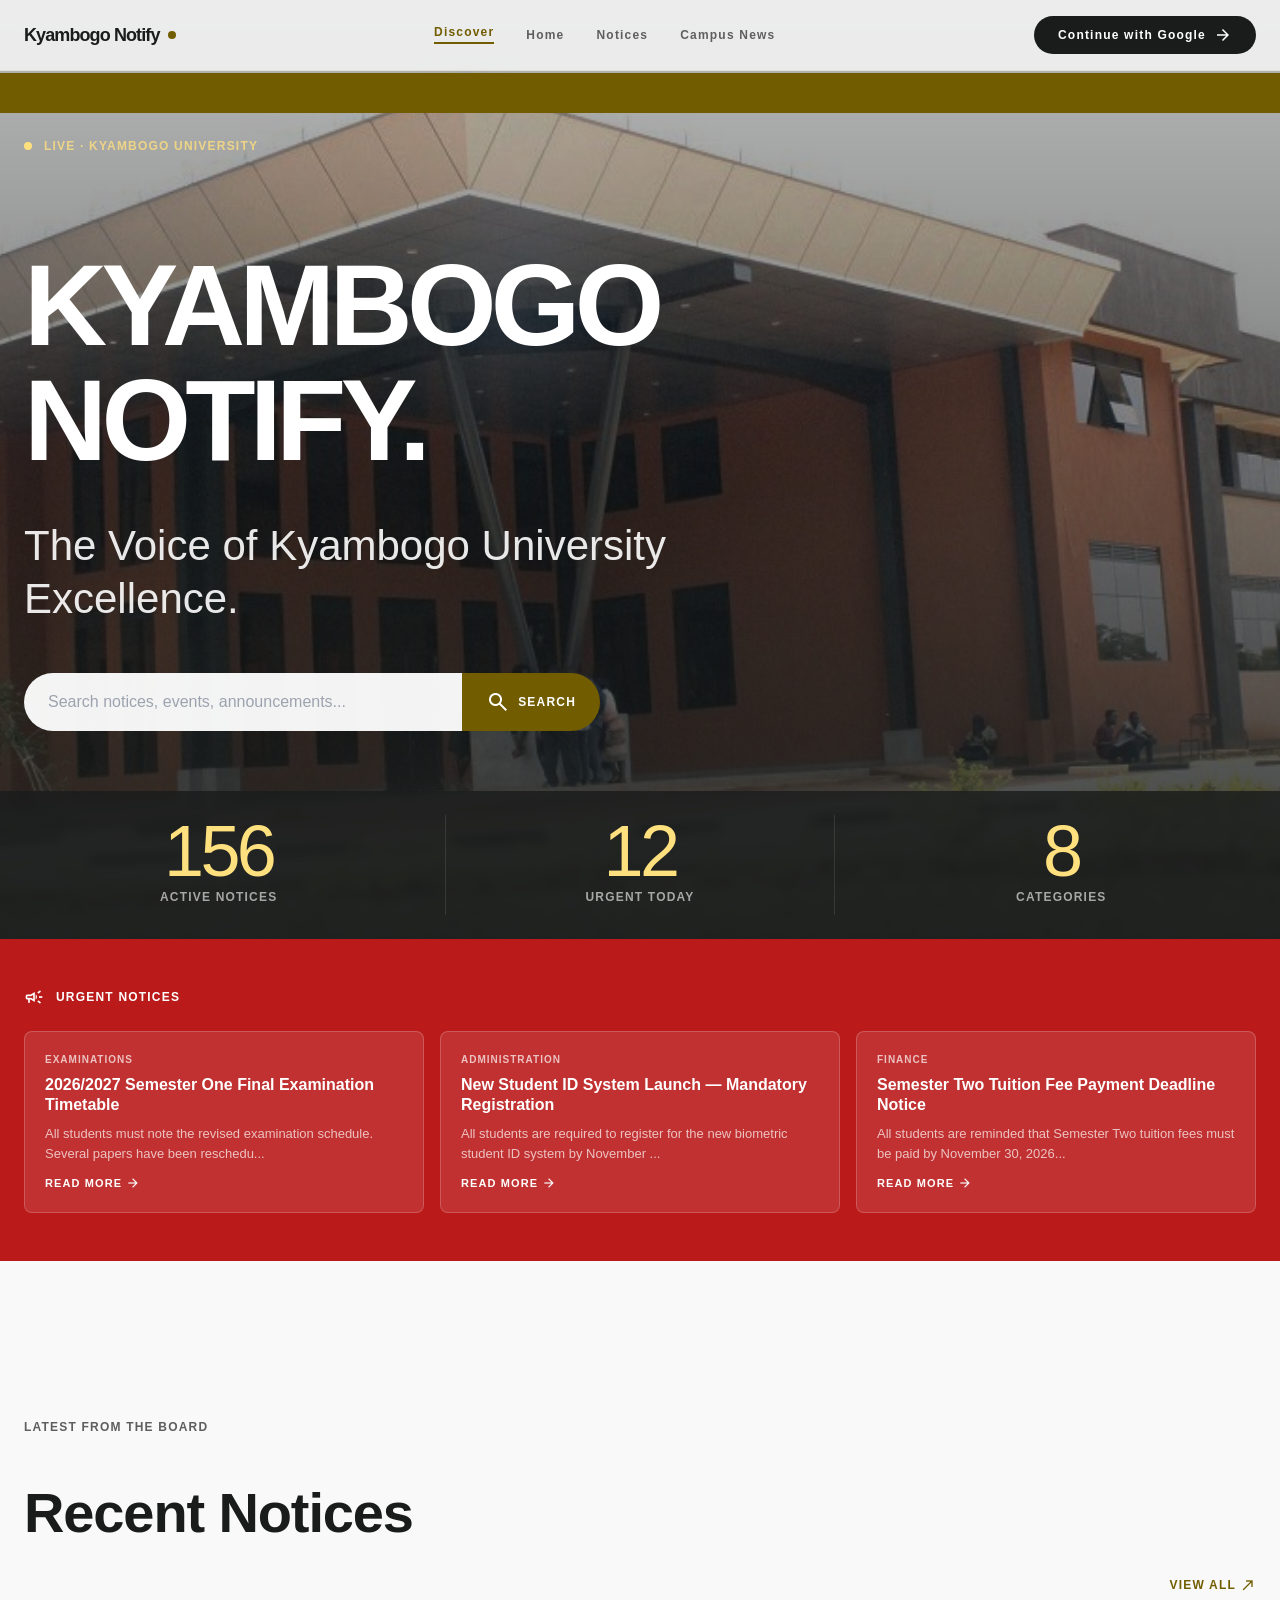
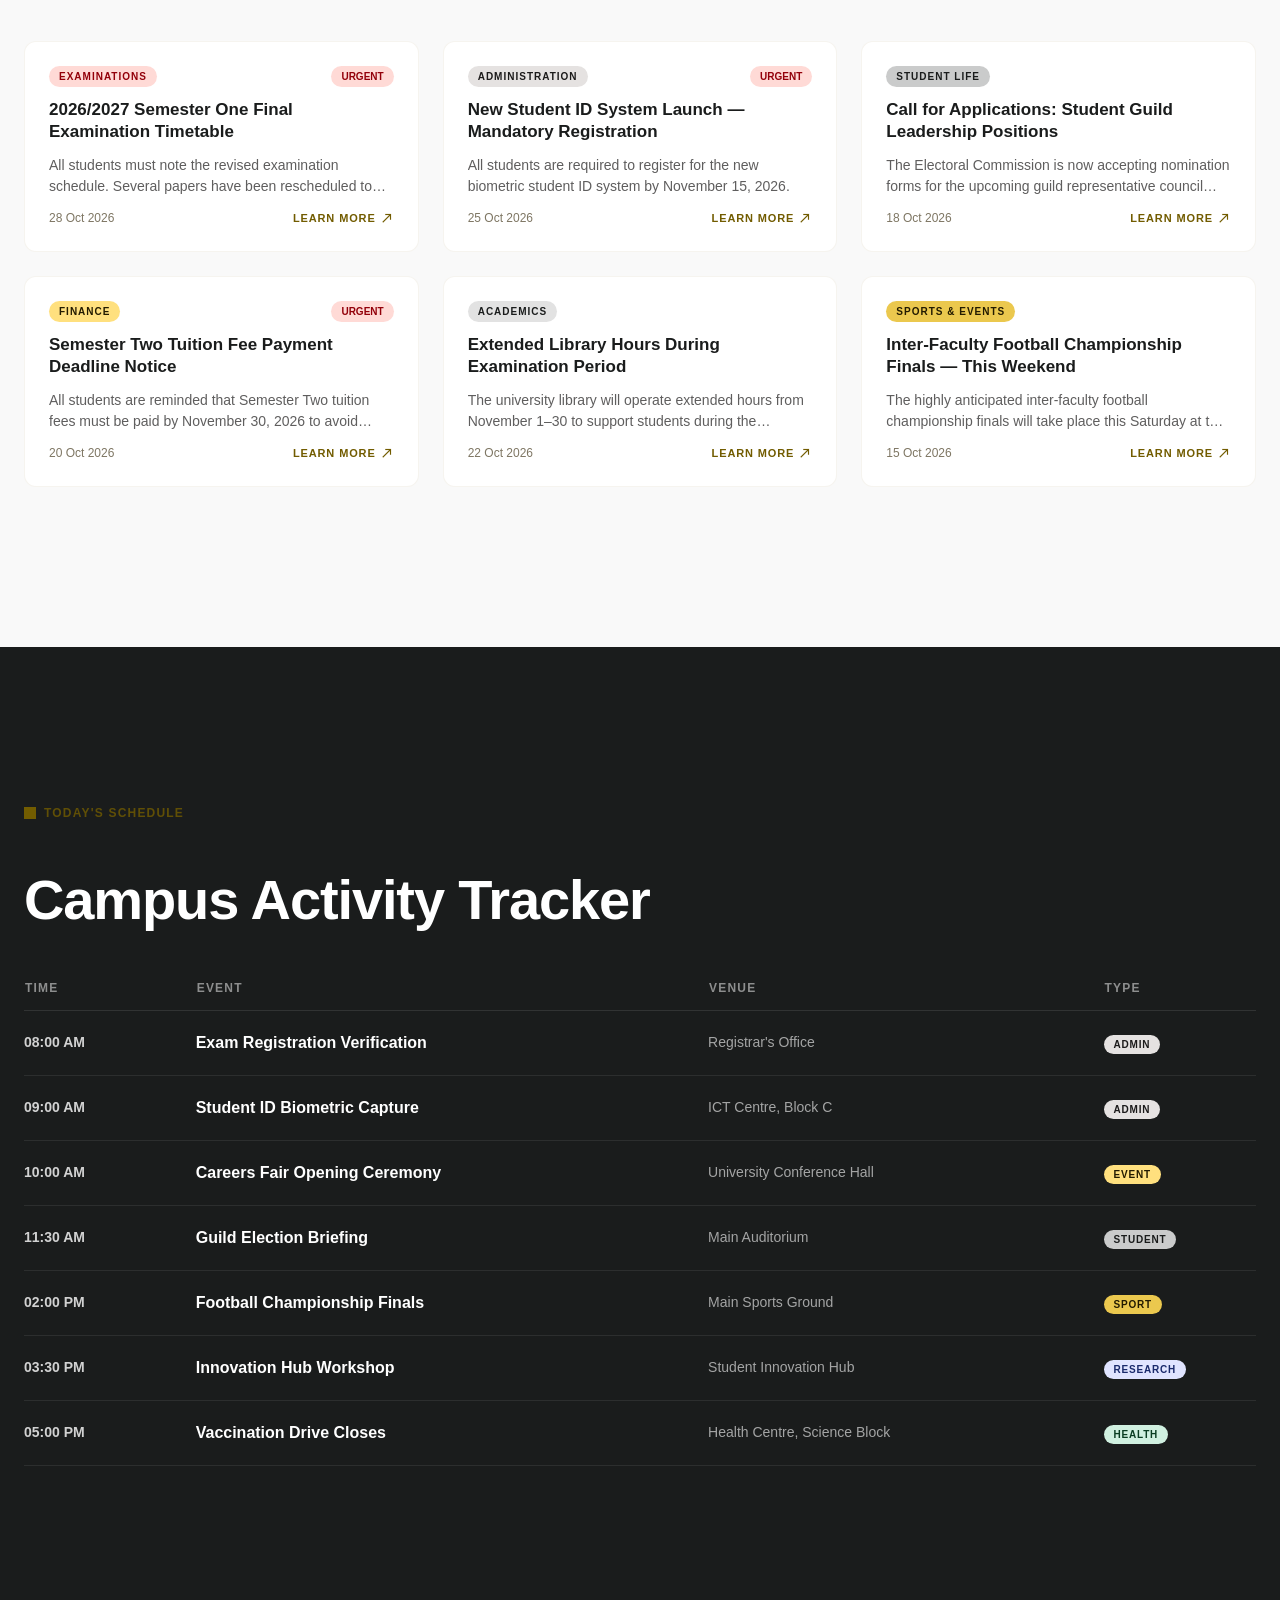
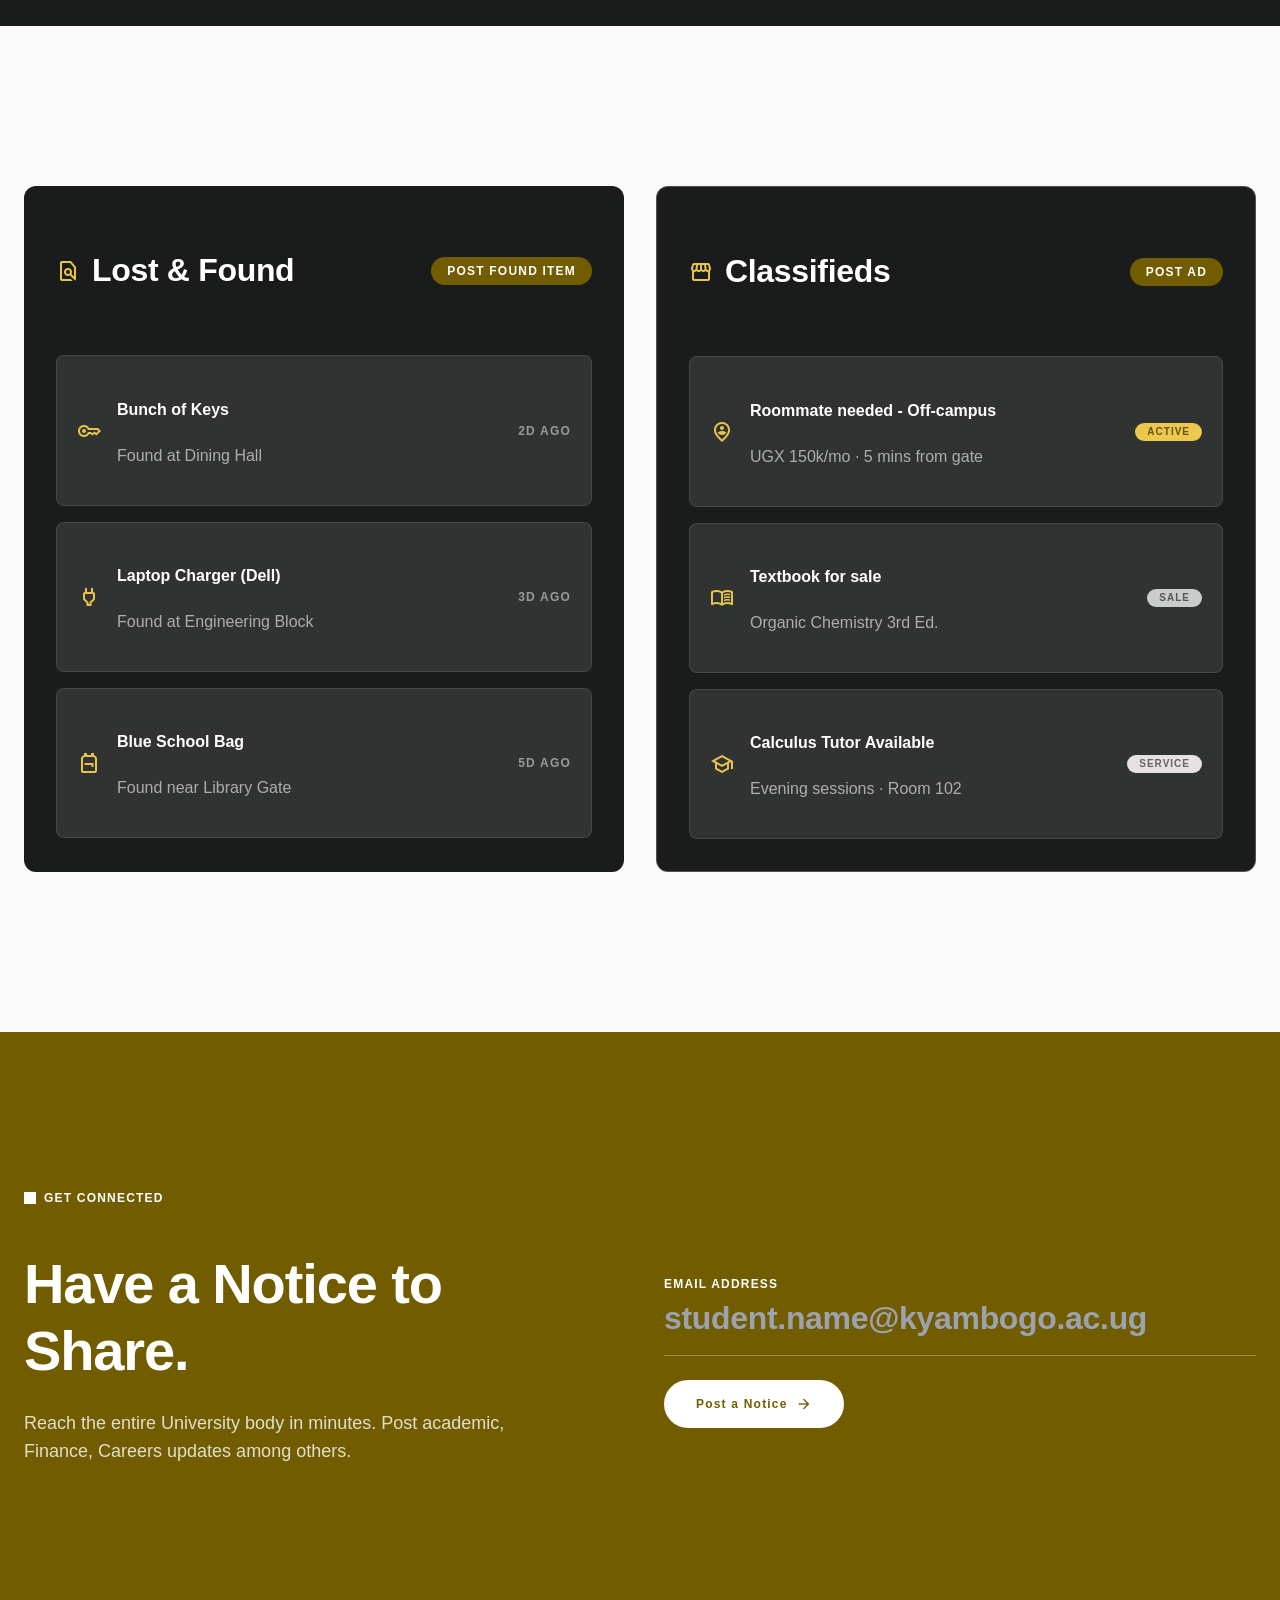
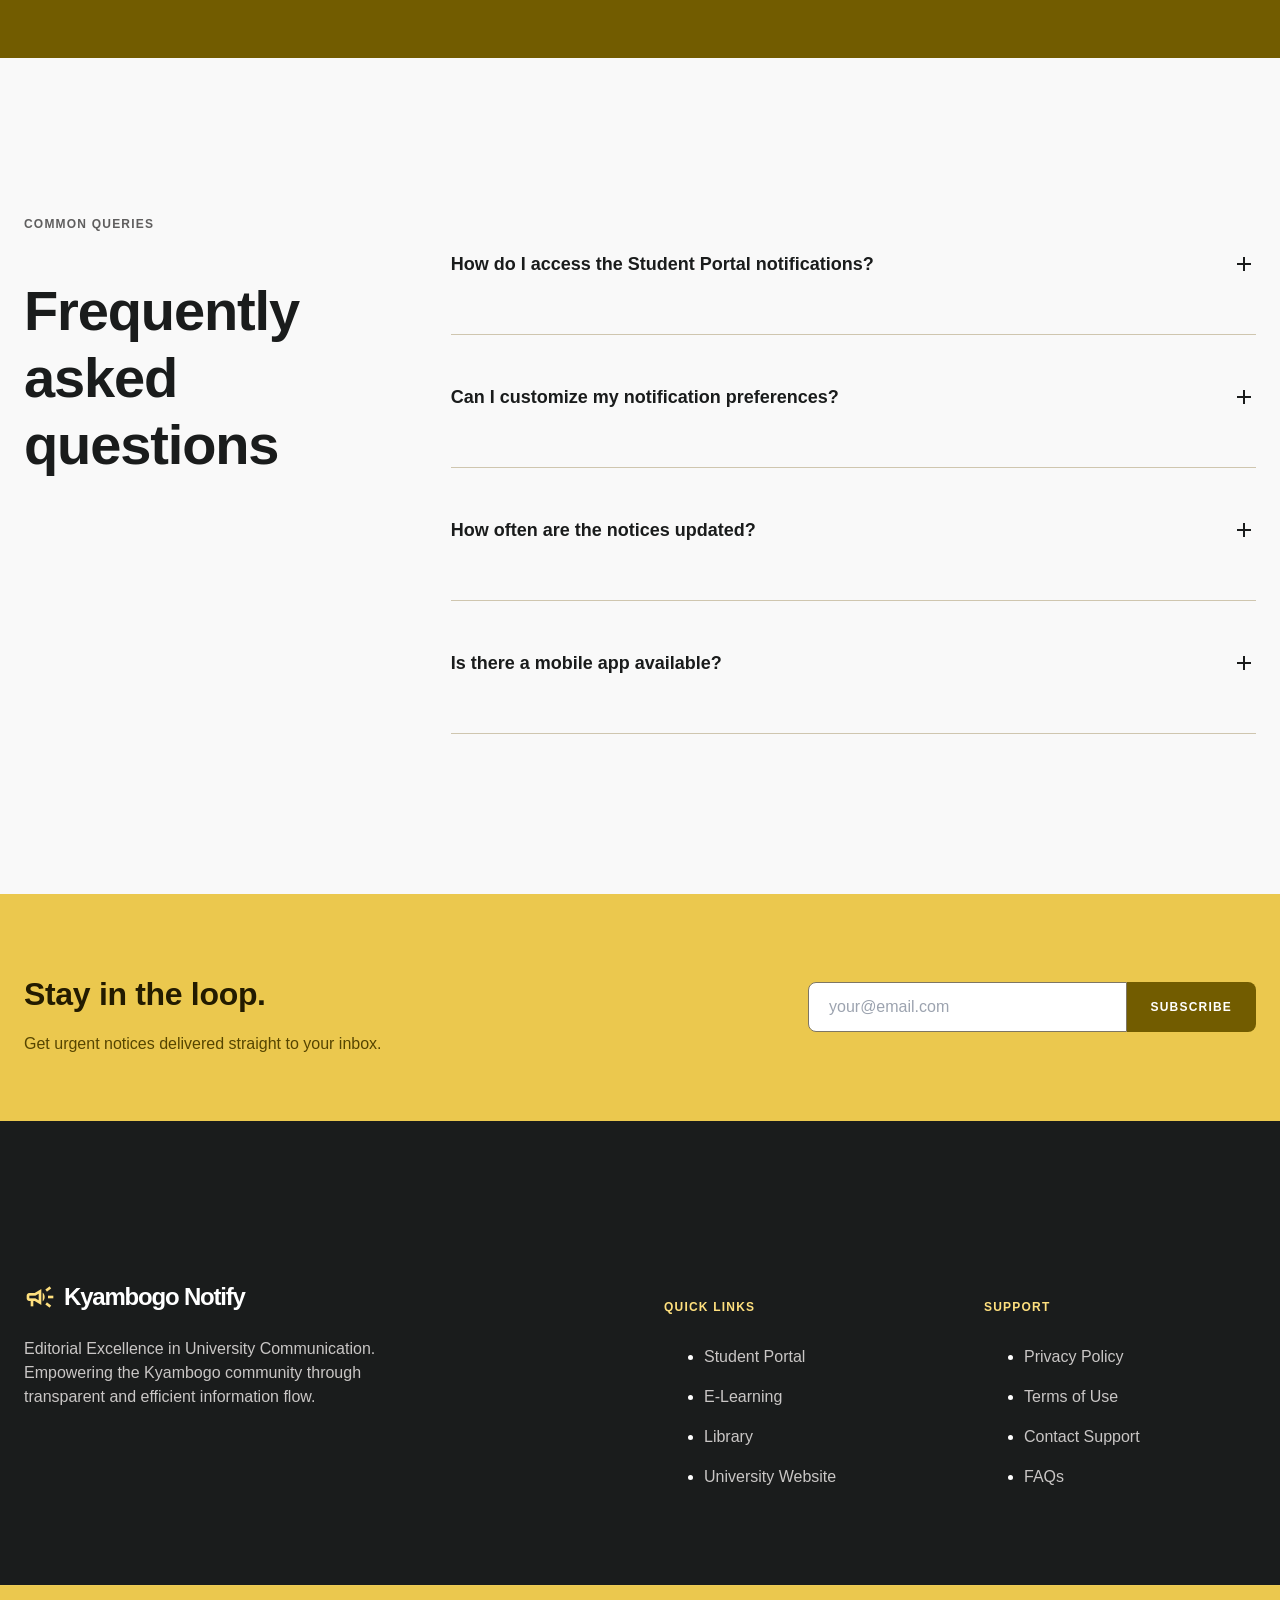
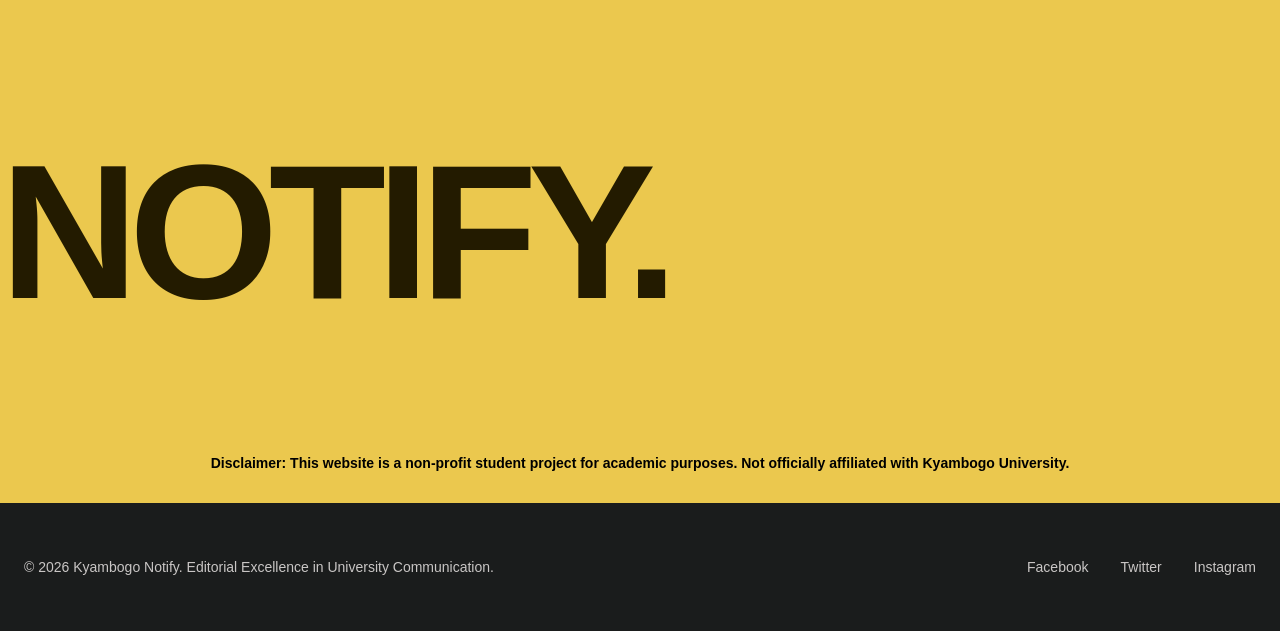
<file: discover.html>
<!DOCTYPE html>
<html class="scroll-smooth" lang="en">
<head>
<link rel="stylesheet" href="css/tailwind.offline.css">
<link rel="stylesheet" href="css/responsive.css"> 
  <!-- Plus Jakarta Sans: loads from CDN when online, falls back to system font offline -->
  <link rel="preconnect" href="https://fonts.googleapis.com">
  <link rel="preconnect" href="https://fonts.gstatic.com" crossorigin>
  <link rel="stylesheet" href="https://fonts.googleapis.com/css2?family=Plus+Jakarta+Sans:wght@400;600;700;800&display=swap" media="print" onload="this.media='all'">
  <noscript><link rel="stylesheet" href="https://fonts.googleapis.com/css2?family=Plus+Jakarta+Sans:wght@400;600;700;800&display=swap"></noscript>
  <!-- Material Symbols: loads from CDN when online, degrades gracefully offline -->
  <link rel="stylesheet" href="https://fonts.googleapis.com/css2?family=Material+Symbols+Outlined:opsz,wght,FILL,GRAD@20..48,100..700,0..1,-50..200" media="print" onload="this.media='all'">
  <noscript><link rel="stylesheet" href="https://fonts.googleapis.com/css2?family=Material+Symbols+Outlined:opsz,wght,FILL,GRAD@20..48,100..700,0..1,-50..200"></noscript>
<meta charset="utf-8">
<meta content="width=device-width, initial-scale=1.0" name="viewport">
<title>Kyambogo Notify | University Communication Excellence</title>
<style>
.material-symbols-outlined{font-variation-settings:'FILL' 0,'wght' 400,'GRAD' 0,'opsz' 24;vertical-align:middle;}
.hero-gradient{background:linear-gradient(to bottom,rgba(26,28,28,0.3),rgba(26,28,28,0.85));}
.glass-card{background:rgba(255,255,255,0.1);backdrop-filter:blur(12px);border:1px solid rgba(255,255,255,0.2);}
.ticker-wrap{overflow:hidden;white-space:nowrap;}
.ticker{display:inline-block;padding-left:100%;animation:ticker 30s linear infinite;}
@keyframes ticker{0%{transform:translate3d(0,0,0)}100%{transform:translate3d(-100%,0,0)}}
</style>
</head>
<body class="bg-background text-on-background font-body-md overflow-x-hidden">

<!-- Top Navigation Bar -->
<nav class="fixed top-0 w-full z-50 bg-background/80 backdrop-blur-md border-b border-outline-variant/30">
  <div class="max-w-[1440px] mx-auto px-gutter py-4 flex justify-between items-center">
    <div class="flex items-center gap-2">
      <span class="text-body-lg font-headline-md font-bold tracking-tighter text-on-background">Kyambogo Notify</span>
      <span class="w-2 h-2 rounded-full bg-primary animate-pulse"></span>
    </div>
    <div class="hidden md:flex items-center gap-8">
      <a class="text-primary font-bold border-b-2 border-primary pb-1 font-label-caps text-label-caps" href="discover.html">Discover</a>
      <a class="text-secondary hover:text-on-background transition-colors font-label-caps text-label-caps" href="home.html">Home</a>
      <a class="text-secondary hover:text-on-background transition-colors font-label-caps text-label-caps" href="notices.html">Notices</a>
      <a class="text-secondary hover:text-on-background transition-colors font-label-caps text-label-caps" href="campus-news.html">Campus News</a>
    </div>
    <button id="nav-auth-btn" onclick="showAuthModal()" class="bg-on-tertiary-fixed text-surface-container-lowest px-6 py-2.5 rounded-full font-label-caps text-label-caps hover:opacity-90 transition-all flex items-center gap-2 active:scale-95 duration-200">
      Continue with Google <span class="material-symbols-outlined" style="font-size:18px;">arrow_forward</span>
    </button>
  </div>
</nav>

<!-- Live Stats Ticker -->
<div class="fixed top-[73px] w-full z-40 bg-primary text-on-primary py-2 ticker-wrap">
  <div class="ticker font-label-caps text-label-caps">
    <span class="mx-8">📢 URGENT: Examination Timetable Now Available — Check Portal</span>
    <span class="mx-8">•</span>
    <span class="mx-8">🎓 Careers Fair 2026 — 50+ Employers — Nov 15–16</span>
    <span class="mx-8">•</span>
    <span class="mx-8">⚠️ Tuition Fee Deadline: Nov 30, 2026</span>
    <span class="mx-8">•</span>
    <span class="mx-8">🏆 Football Championship Finals — Saturday 2PM</span>
    <span class="mx-8">•</span>
    <span class="mx-8">📢 URGENT: Examination Timetable Now Available — Check Portal</span>
    <span class="mx-8">•</span>
    <span class="mx-8">🎓 Careers Fair 2026 — 50+ Employers — Nov 15–16</span>
  </div>
</div>

<!-- Hero Section -->
<section class="relative" style="min-height:100vh;display:flex;flex-direction:column;">
  <!-- Background image + gradient -->
  <div class="absolute inset-0 z-0 overflow-hidden">
    <img alt="Kyambogo University Campus" class="w-full h-full object-cover" src="images/TTL3.jpg">
    <div class="absolute inset-0 hero-gradient"></div>
  </div>

  <!-- Hero content — grows to fill space, pushes stats to bottom -->
  <div class="relative z-10 w-full flex-1 flex items-center" style="padding-top:140px;padding-bottom:60px;">
    <div class="max-w-[1440px] mx-auto px-gutter w-full">
      <div class="max-w-4xl text-on-tertiary">
        <div class="flex items-center gap-3 mb-6">
          <div class="w-2 h-2 bg-primary-fixed rounded-full animate-pulse"></div>
          <span class="font-label-caps text-label-caps text-primary-fixed opacity-80">LIVE · KYAMBOGO UNIVERSITY</span>
        </div>
        <h1 id="hero-title" class="font-display-xl uppercase tracking-tighter mb-8 leading-none transition-all duration-1000 ease-out opacity-0 -translate-y-6"
          style="font-size:clamp(52px,9vw,120px);">
          Kyambogo<br>Notify.
        </h1>
        <p class="font-headline-lg max-w-2xl mb-12 opacity-90 leading-tight"
          style="font-size:clamp(22px,3.5vw,42px);">
          The Voice of Kyambogo University Excellence.
        </p>
        <!-- Hero Search -->
        <div class="flex gap-0 max-w-xl">
          <input id="hero-search" type="text" placeholder="Search notices, events, announcements..."
            class="flex-1 px-6 py-4 bg-white/95 text-on-surface font-body-md text-body-md border-none focus:outline-none focus:ring-0 rounded-l-full"
            onkeydown="if(event.key==='Enter')heroSearch()">
          <button onclick="heroSearch()" class="bg-primary text-on-primary px-6 py-4 rounded-r-full font-label-caps text-label-caps hover:opacity-90 transition-all flex items-center gap-2">
            <span class="material-symbols-outlined">search</span> SEARCH
          </button>
        </div>
      </div>
    </div>
  </div>

  <!-- Live Stats Strip — sits at the very bottom, outside the flex content area -->
  <div class="relative z-10 bg-on-tertiary-fixed/80 backdrop-blur-sm py-6" style="flex-shrink:0;">
    <div class="max-w-[1440px] mx-auto px-gutter grid grid-cols-3 gap-8 text-on-tertiary">
      <div class="text-center">
        <div class="font-display-xl leading-none text-primary-fixed tracking-tighter" style="font-size:clamp(36px,6vw,72px);" data-countup="156">0</div>
        <p class="font-label-caps text-label-caps opacity-60 mt-1">ACTIVE NOTICES</p>
      </div>
      <div class="text-center border-x border-white/10">
        <div class="font-display-xl leading-none text-primary-fixed tracking-tighter" style="font-size:clamp(36px,6vw,72px);" data-countup="12">0</div>
        <p class="font-label-caps text-label-caps opacity-60 mt-1">URGENT TODAY</p>
      </div>
      <div class="text-center">
        <div class="font-display-xl leading-none text-primary-fixed tracking-tighter" style="font-size:clamp(36px,6vw,72px);" data-countup="8">0</div>
        <p class="font-label-caps text-label-caps opacity-60 mt-1">CATEGORIES</p>
      </div>
    </div>
  </div>
</section>

<!-- Urgent Notices Strip -->
<section class="py-stack-lg bg-error text-on-error">
  <div class="max-w-[1440px] mx-auto px-gutter">
    <div class="flex items-center gap-3 mb-6">
      <span class="material-symbols-outlined" style="font-size:20px;">campaign</span>
      <span class="font-label-caps text-label-caps tracking-widest">URGENT NOTICES</span>
    </div>
    <div id="urgent-notices-grid" class="grid grid-cols-1 md:grid-cols-3 gap-4"></div>
  </div>
</section>

<!-- Recent Notices Grid -->
<section class="py-section-gap max-w-[1440px] mx-auto px-gutter">
  <div class="flex justify-between items-end mb-stack-lg">
    <div>
      <span class="font-label-caps text-label-caps text-secondary mb-2 block">LATEST FROM THE BOARD</span>
      <h2 class="font-headline-lg text-headline-md md:text-headline-lg">Recent Notices</h2>
    </div>
    <a href="notices.html" class="font-label-caps text-label-caps text-primary flex items-center gap-1 hover:underline">
      VIEW ALL <span class="material-symbols-outlined" style="font-size:16px;">north_east</span>
    </a>
  </div>
  <div id="recent-notices-grid" class="grid grid-cols-1 md:grid-cols-2 lg:grid-cols-3 gap-6"></div>
</section>

<!-- Daily Schedule Table -->
<section class="bg-on-tertiary-fixed text-on-tertiary py-section-gap">
  <div class="max-w-[1440px] mx-auto px-gutter">
    <div class="flex items-center gap-2 mb-2">
      <div class="w-3 h-3 bg-primary"></div>
      <span class="font-label-caps text-label-caps text-primary opacity-80">TODAY'S SCHEDULE</span>
    </div>
    <h2 class="font-headline-lg text-headline-lg-mobile md:text-headline-lg mb-stack-lg">Campus Activity Tracker</h2>
    <div class="overflow-x-auto">
      <table class="w-full text-left border-collapse">
        <thead>
          <tr class="border-b border-white/10">
            <th class="font-label-caps text-label-caps opacity-50 pb-4 pr-8">TIME</th>
            <th class="font-label-caps text-label-caps opacity-50 pb-4 pr-8">EVENT</th>
            <th class="font-label-caps text-label-caps opacity-50 pb-4 pr-8 hidden md:table-cell">VENUE</th>
            <th class="font-label-caps text-label-caps opacity-50 pb-4">TYPE</th>
          </tr>
        </thead>
        <tbody id="schedule-tbody"></tbody>
      </table>
    </div>
  </div>
</section>

<!-- Lost & Found + Classifieds Bento -->
<section class="py-section-gap max-w-[1440px] mx-auto px-gutter">
  <div class="grid grid-cols-1 md:grid-cols-2 gap-8">
    <!-- Lost & Found -->
    <div class="bg-on-tertiary-fixed text-on-tertiary p-8 rounded-xl">
      <div class="flex justify-between items-center mb-8">
        <div class="flex items-center gap-3">
          <span class="material-symbols-outlined text-primary-fixed-dim">find_in_page</span>
          <h3 class="font-headline-md text-headline-md">Lost &amp; Found</h3>
        </div>
        <button onclick="checkActionAuth()" class="bg-primary text-on-primary px-4 py-2 rounded-full font-label-caps text-label-caps hover:opacity-80 transition-all">POST FOUND ITEM</button>
      </div>
      <div class="flex flex-col gap-4">
        <div class="bg-white/10 p-5 rounded-lg border border-white/10 flex items-center justify-between hover:bg-white/15 transition-all">
          <div class="flex items-center gap-4"><span class="material-symbols-outlined text-primary-fixed-dim">key</span><div><h4 class="font-bold">Bunch of Keys</h4><p class="text-body-md opacity-60">Found at Dining Hall</p></div></div>
          <span class="font-label-caps text-label-caps opacity-50">2D AGO</span>
        </div>
        <div class="bg-white/10 p-5 rounded-lg border border-white/10 flex items-center justify-between hover:bg-white/15 transition-all">
          <div class="flex items-center gap-4"><span class="material-symbols-outlined text-primary-fixed-dim">power</span><div><h4 class="font-bold">Laptop Charger (Dell)</h4><p class="text-body-md opacity-60">Found at Engineering Block</p></div></div>
          <span class="font-label-caps text-label-caps opacity-50">3D AGO</span>
        </div>
        <div class="bg-white/10 p-5 rounded-lg border border-white/10 flex items-center justify-between hover:bg-white/15 transition-all">
          <div class="flex items-center gap-4"><span class="material-symbols-outlined text-primary-fixed-dim">backpack</span><div><h4 class="font-bold">Blue School Bag</h4><p class="text-body-md opacity-60">Found near Library Gate</p></div></div>
          <span class="font-label-caps text-label-caps opacity-50">5D AGO</span>
        </div>
      </div>
    </div>
    <!-- Classifieds -->
    <div class="bg-on-tertiary-fixed text-on-tertiary p-8 rounded-xl border border-outline-variant/30">
      <div class="flex justify-between items-center mb-8">
        <div class="flex items-center gap-3">
          <span class="material-symbols-outlined text-primary-fixed-dim">storefront</span>
          <h3 class="font-headline-md text-headline-md">Classifieds</h3>
        </div>
        <button onclick="checkActionAuth()" class="bg-primary text-on-primary px-4 py-2 rounded-full font-label-caps text-label-caps hover:opacity-80 transition-all">POST AD</button>
      </div>
      <div class="flex flex-col gap-4">
        <div class="bg-white/10 p-5 rounded-lg border border-white/10 flex items-center justify-between hover:bg-white/15 transition-all">
          <div class="flex items-center gap-4"><span class="material-symbols-outlined text-primary-fixed-dim">person_pin_circle</span><div><h4 class="font-bold">Roommate needed - Off-campus</h4><p class="text-body-md opacity-60">UGX 150k/mo · 5 mins from gate</p></div></div>
          <span class="px-3 py-1 bg-primary-container text-on-primary-container rounded-full text-label-caps font-label-caps" style="font-size:10px;">ACTIVE</span>
        </div>
        <div class="bg-white/10 p-5 rounded-lg border border-white/10 flex items-center justify-between hover:bg-white/15 transition-all">
          <div class="flex items-center gap-4"><span class="material-symbols-outlined text-primary-fixed-dim">menu_book</span><div><h4 class="font-bold">Textbook for sale</h4><p class="text-body-md opacity-60">Organic Chemistry 3rd Ed.</p></div></div>
          <span class="px-3 py-1 bg-tertiary-container text-on-tertiary-container rounded-full text-label-caps font-label-caps" style="font-size:10px;">SALE</span>
        </div>
        <div class="bg-white/10 p-5 rounded-lg border border-white/10 flex items-center justify-between hover:bg-white/15 transition-all">
          <div class="flex items-center gap-4"><span class="material-symbols-outlined text-primary-fixed-dim">school</span><div><h4 class="font-bold">Calculus Tutor Available</h4><p class="text-body-md opacity-60">Evening sessions · Room 102</p></div></div>
          <span class="px-3 py-1 bg-secondary-container text-on-secondary-container rounded-full text-label-caps font-label-caps" style="font-size:10px;">SERVICE</span>
        </div>
      </div>
    </div>
  </div>
</section>

<!-- CTA: Post a Notice -->
<section class="bg-primary py-section-gap">
  <div class="max-w-[1440px] mx-auto px-gutter grid grid-cols-1 md:grid-cols-2 gap-stack-lg items-center text-on-primary">
    <div>
      <div class="flex items-center gap-2 mb-8"><div class="w-3 h-3 bg-on-primary"></div><span class="font-label-caps text-label-caps">GET CONNECTED</span></div>
      <h2 class="font-headline-lg text-headline-lg mb-6">Have a Notice to Share.</h2>
      <p class="font-body-lg text-body-lg opacity-80 mb-8 max-w-lg">Reach the entire University body in minutes. Post academic, Finance, Careers updates among others.</p>
    </div>
    <div class="flex flex-col gap-6">
      <div class="border-b border-on-primary/30 py-4">
        <label class="font-label-caps text-label-caps mb-2 block">EMAIL ADDRESS</label>
        <input id="cta-email" type="email" class="bg-transparent border-none focus:ring-0 w-full text-headline-md p-0 placeholder-on-primary/30" placeholder="student.name@kyambogo.ac.ug">
      </div>
      <button onclick="ctaPostNotice()" class="bg-on-primary text-primary px-8 py-4 rounded-full font-label-caps text-label-caps self-start flex items-center gap-2 hover:bg-on-tertiary-fixed hover:text-on-tertiary transition-all">
        Post a Notice <span class="material-symbols-outlined" style="font-size:16px;">arrow_forward</span>
      </button>
    </div>
  </div>
</section>

<!-- FAQ Section -->
<section class="py-section-gap max-w-[1440px] mx-auto px-gutter">
  <div class="grid grid-cols-1 lg:grid-cols-3 gap-stack-lg">
    <div>
      <span class="font-label-caps text-label-caps text-secondary mb-4 block">COMMON QUERIES</span>
      <h2 class="font-headline-lg text-headline-lg">Frequently asked questions</h2>
    </div>
    <div class="lg:col-span-2 space-y-4">
      <div data-faq class="border-b border-outline-variant pb-6">
        <div class="flex justify-between items-center cursor-pointer py-2">
          <h4 class="font-bold text-lg">How do I access the Student Portal notifications?</h4>
          <span data-faq-icon class="material-symbols-outlined transition-transform">add</span>
        </div>
        <p data-faq-answer class="text-secondary text-body-md mt-2" style="display:none;">Simply login using your institutional email and navigate to the Notify dashboard to see all personalized updates.</p>
      </div>
      <div data-faq class="border-b border-outline-variant pb-6">
        <div class="flex justify-between items-center cursor-pointer py-2">
          <h4 class="font-bold text-lg">Can I customize my notification preferences?</h4>
          <span data-faq-icon class="material-symbols-outlined transition-transform">add</span>
        </div>
        <p data-faq-answer class="text-secondary text-body-md mt-2" style="display:none;">Yes! Once signed in, visit your Workspace to manage which categories you receive alerts for — Examinations, Finance, Events and more.</p>
      </div>
      <div data-faq class="border-b border-outline-variant pb-6">
        <div class="flex justify-between items-center cursor-pointer py-2">
          <h4 class="font-bold text-lg">How often are the notices updated?</h4>
          <span data-faq-icon class="material-symbols-outlined transition-transform">add</span>
        </div>
        <p data-faq-answer class="text-secondary text-body-md mt-2" style="display:none;">Notices are published in real time as they are approved by the moderation team. Urgent notices are pushed immediately with SMS and push notification alerts.</p>
      </div>
      <div data-faq class="border-b border-outline-variant pb-6">
        <div class="flex justify-between items-center cursor-pointer py-2">
          <h4 class="font-bold text-lg">Is there a mobile app available?</h4>
          <span data-faq-icon class="material-symbols-outlined transition-transform">add</span>
        </div>
        <p data-faq-answer class="text-secondary text-body-md mt-2" style="display:none;">A progressive web app version is accessible on all mobile browsers. Simply visit notify.kyu.ac.ug and tap "Add to Home Screen" on your device.</p>
      </div>
    </div>
  </div>
</section>

<!-- Email Subscription -->
<section class="bg-primary-container py-stack-lg">
  <div class="max-w-[1440px] mx-auto px-gutter flex flex-col md:flex-row items-center justify-between gap-8">
    <div>
      <h3 class="font-headline-md text-headline-md text-on-primary-fixed mb-2">Stay in the loop.</h3>
      <p class="text-on-primary-fixed-variant text-body-md">Get urgent notices delivered straight to your inbox.</p>
    </div>
    <div class="flex gap-0 w-full md:max-w-md">
      <input id="subscribe-email" type="email" placeholder="your@email.com" class="flex-1 px-5 py-3 border border-outline focus:outline-none focus:ring-2 focus:ring-primary rounded-l-lg bg-white text-on-surface">
      <button onclick="subscribeEmail()" class="bg-primary text-on-primary px-6 py-3 font-label-caps text-label-caps hover:opacity-90 rounded-r-lg">SUBSCRIBE</button>
    </div>
  </div>
</section>

<!-- Footer -->
<footer class="bg-on-tertiary-fixed text-white pt-section-gap pb-10">
  <div class="max-w-[1440px] mx-auto px-gutter">
    <div class="grid grid-cols-1 md:grid-cols-4 gap-stack-lg mb-20">
      <div class="col-span-1 md:col-span-2">
        <div class="flex items-center gap-2 mb-6">
          <span class="material-symbols-outlined text-primary-fixed" style="font-size:32px;">campaign</span>
          <span class="font-bold text-2xl tracking-tighter">Kyambogo Notify</span>
        </div>
        <p class="text-secondary-fixed-dim max-w-sm mb-8">Editorial Excellence in University Communication. Empowering the Kyambogo community through transparent and efficient information flow.</p>
      </div>
      <div>
        <h5 class="font-label-caps text-label-caps text-primary-fixed mb-8">QUICK LINKS</h5>
        <ul class="space-y-4">
          <li><a class="text-secondary-fixed-dim hover:text-white transition-colors" href="#">Student Portal</a></li>
          <li><a class="text-secondary-fixed-dim hover:text-white transition-colors" href="#">E-Learning</a></li>
          <li><a class="text-secondary-fixed-dim hover:text-white transition-colors" href="#">Library</a></li>
          <li><a class="text-secondary-fixed-dim hover:text-white transition-colors" href="#">University Website</a></li>
        </ul>
      </div>
      <div>
        <h5 class="font-label-caps text-label-caps text-primary-fixed mb-8">SUPPORT</h5>
        <ul class="space-y-4">
          <li><a class="text-secondary-fixed-dim hover:text-white transition-colors" href="#">Privacy Policy</a></li>
          <li><a class="text-secondary-fixed-dim hover:text-white transition-colors" href="#">Terms of Use</a></li>
          <li><a class="text-secondary-fixed-dim hover:text-white transition-colors" href="#">Contact Support</a></li>
          <li><a class="text-secondary-fixed-dim hover:text-white transition-colors" href="#">FAQs</a></li>
        </ul>
      </div>
    </div>
    <div class="overflow-hidden border-t border-white/5 pt-10 w-screen relative left-1/2 right-1/2 -ml-[50vw] -mr-[50vw]" style="background-color:#ebc84e;">
      <h1 class="font-display-xl text-[15vw] leading-[0.8] tracking-tighter uppercase select-none pointer-events-none text-on-primary-fixed">Notify.</h1>
      <p class="text-black font-bold py-4 text-center text-sm">Disclaimer: This website is a non-profit student project for academic purposes. Not officially affiliated with Kyambogo University.</p>
    </div>
    <div class="flex flex-col md:flex-row justify-between items-center mt-10 text-secondary-fixed-dim text-sm gap-4">
      <p>© 2026 Kyambogo Notify. Editorial Excellence in University Communication.</p>
      <div class="flex gap-8">
        <a class="hover:text-primary-fixed transition-colors" href="#">Facebook</a>
        <a class="hover:text-primary-fixed transition-colors" href="#">Twitter</a>
        <a class="hover:text-primary-fixed transition-colors" href="#">Instagram</a>
      </div>
    </div>
  </div>
</footer>

<script src="js/app.js"></script>
<script>
/* ── Hero animation ── */
window.addEventListener('DOMContentLoaded', function() {
  var title = document.getElementById('hero-title');
  setTimeout(function() { title.classList.remove('opacity-0','-translate-y-6'); }, 400);

  /* ── Render urgent notices ── */
  var urgents = KyuDB.notices.filter(n => n.urgency === 'urgent').slice(0,3);
  var ug = document.getElementById('urgent-notices-grid');
  if (ug) ug.innerHTML = urgents.map(n =>
    '<a href="notice-detail.html?id='+n.id+'" style="display:block;background:rgba(255,255,255,0.1);border:1px solid rgba(255,255,255,0.2);border-radius:8px;padding:20px;transition:background 0.2s;" onmouseover="this.style.background=\'rgba(255,255,255,0.2)\'" onmouseout="this.style.background=\'rgba(255,255,255,0.1)\'">' +
      '<span style="font-size:10px;font-weight:700;letter-spacing:0.1em;opacity:0.7;display:block;margin-bottom:8px;">'+n.category.toUpperCase()+'</span>' +
      '<h4 style="font-weight:700;font-size:16px;margin:0 0 8px;line-height:1.3;">'+n.title+'</h4>' +
      '<p style="font-size:13px;opacity:0.7;margin:0;">'+n.snippet.slice(0,90)+'...</p>' +
      '<div style="margin-top:12px;font-size:11px;font-weight:700;letter-spacing:0.1em;display:flex;align-items:center;gap:4px;">READ MORE <span class="material-symbols-outlined" style="font-size:14px;">arrow_forward</span></div>' +
    '</a>'
  ).join('');

  /* ── Recent notices grid ── */
  var recents = KyuDB.notices.slice(0,6);
  var rg = document.getElementById('recent-notices-grid');
  if (rg) rg.innerHTML = recents.map(n =>
    '<a href="notice-detail.html?id='+n.id+'" style="display:flex;flex-direction:column;background:#fff;border:1px solid #cfc6af33;border-radius:12px;padding:24px;gap:12px;text-decoration:none;color:inherit;transition:border-color 0.2s,box-shadow 0.2s;" onmouseover="this.style.borderColor=\'#725c00\';this.style.boxShadow=\'0 4px 16px rgba(114,92,0,0.08)\'" onmouseout="this.style.borderColor=\'#cfc6af33\';this.style.boxShadow=\'none\'">' +
      '<div style="display:flex;justify-content:space-between;align-items:flex-start;">' +
        '<span style="font-size:10px;font-weight:700;letter-spacing:0.1em;color:#725c00;'+getCategoryStyle(n.category)+'padding:3px 10px;border-radius:100px;">'+n.category.toUpperCase()+'</span>' +
        (n.urgency==='urgent'?'<span style="font-size:10px;font-weight:700;background:#ffdad6;color:#93000a;padding:3px 10px;border-radius:100px;">URGENT</span>':'') +
      '</div>' +
      '<h3 style="font-weight:700;font-size:17px;line-height:1.3;margin:0;color:#1a1c1c;">'+n.title+'</h3>' +
      '<p style="font-size:14px;color:#5f5e5e;line-height:1.5;margin:0;display:-webkit-box;-webkit-line-clamp:2;-webkit-box-orient:vertical;overflow:hidden;">'+n.snippet+'</p>' +
      '<div style="display:flex;justify-content:space-between;align-items:center;margin-top:auto;">' +
        '<span style="font-size:12px;color:#7e7663;">'+formatDate(n.date)+'</span>' +
        '<span style="font-size:11px;font-weight:700;color:#725c00;letter-spacing:0.08em;display:flex;align-items:center;gap:4px;">LEARN MORE <span class="material-symbols-outlined" style="font-size:14px;">north_east</span></span>' +
      '</div>' +
    '</a>'
  ).join('');

  /* ── Daily schedule ── */
  var tbody = document.getElementById('schedule-tbody');
  if (tbody) tbody.innerHTML = dailySchedule.map(row => {
    var typeColors = { admin:'#e5e2e1', event:'#ffe07e', student:'#cacbcb', sport:'#ebc84e', research:'#e0e4ff', health:'#d0f0e0' };
    var typeText = { admin:'#1c1b1b', event:'#231b00', student:'#1a1c1c', sport:'#231b00', research:'#1a2a6c', health:'#0a3d22' };
    return '<tr onclick="window.location.href=\'notice-detail.html?id='+row.noticeId+'\'" style="border-bottom:1px solid rgba(255,255,255,0.08);cursor:pointer;transition:background 0.2s;" onmouseover="this.style.background=\'rgba(255,255,255,0.06)\'" onmouseout="this.style.background=\'none\'">' +
      '<td style="padding:20px 32px 20px 0;font-size:14px;font-weight:700;white-space:nowrap;opacity:0.8;">'+row.time+'</td>' +
      '<td style="padding:20px 32px 20px 0;font-weight:600;font-size:16px;">'+row.event+'</td>' +
      '<td style="padding:20px 32px 20px 0;font-size:14px;opacity:0.6;display:none;" class="md:table-cell">'+row.venue+'</td>' +
      '<td style="padding:20px 0;"><span style="font-size:10px;font-weight:700;letter-spacing:0.08em;padding:4px 10px;border-radius:100px;background:'+(typeColors[row.type]||'#eeeeee')+';color:'+(typeText[row.type]||'#1a1c1c')+';">'+row.type.toUpperCase()+'</span></td>' +
    '</tr>';
  }).join('');
  /* make md cells visible */
  document.querySelectorAll('#schedule-tbody td:nth-child(3)').forEach(c => c.style.display='table-cell');
});

function heroSearch() {
  var q = document.getElementById('hero-search').value.trim();
  if (q) window.location.href = 'notices.html?q=' + encodeURIComponent(q);
}

function ctaPostNotice() {
  var email = document.getElementById('cta-email').value.trim();
  if (!email || !/^[^@]+@[^@]+\.[^@]+$/.test(email)) {
    showToast('Please enter a valid email address.', 'error'); return;
  }
  checkActionAuth();
}

function subscribeEmail() {
  var email = document.getElementById('subscribe-email').value.trim();
  if (!email || !/^[^@]+@[^@]+\.[^@]+$/.test(email)) {
    showToast('Please enter a valid email address.', 'error'); return;
  }
  document.getElementById('subscribe-email').value = '';
  showToast("You're subscribed! You'll receive urgent notices at " + email, 'success');
}

/* override nav auth btn */
document.getElementById('nav-auth-btn').onclick = function() { showAuthModal(); };
/* after DOMContentLoaded updateNavAuth will wire it */
</script>
<script src="js/responsive-nav.js"></script>
</body>
</html>
</file>
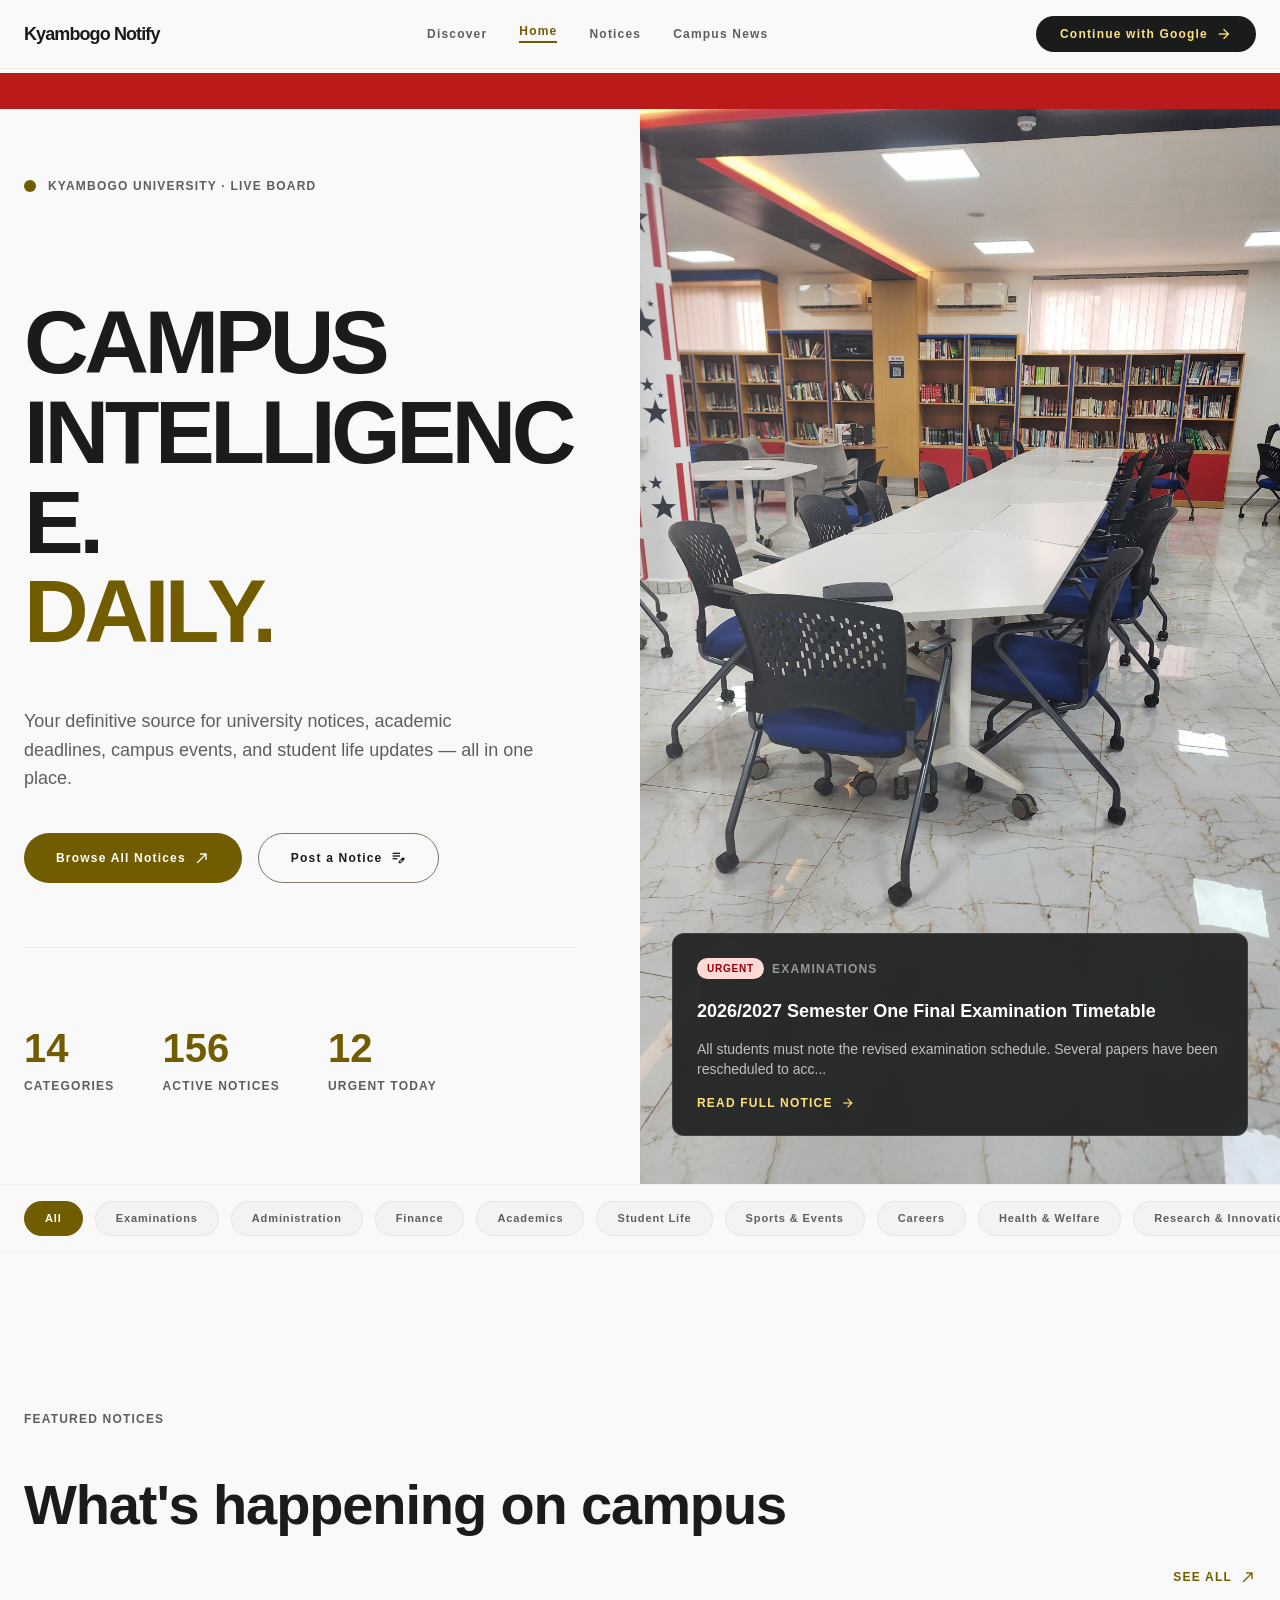
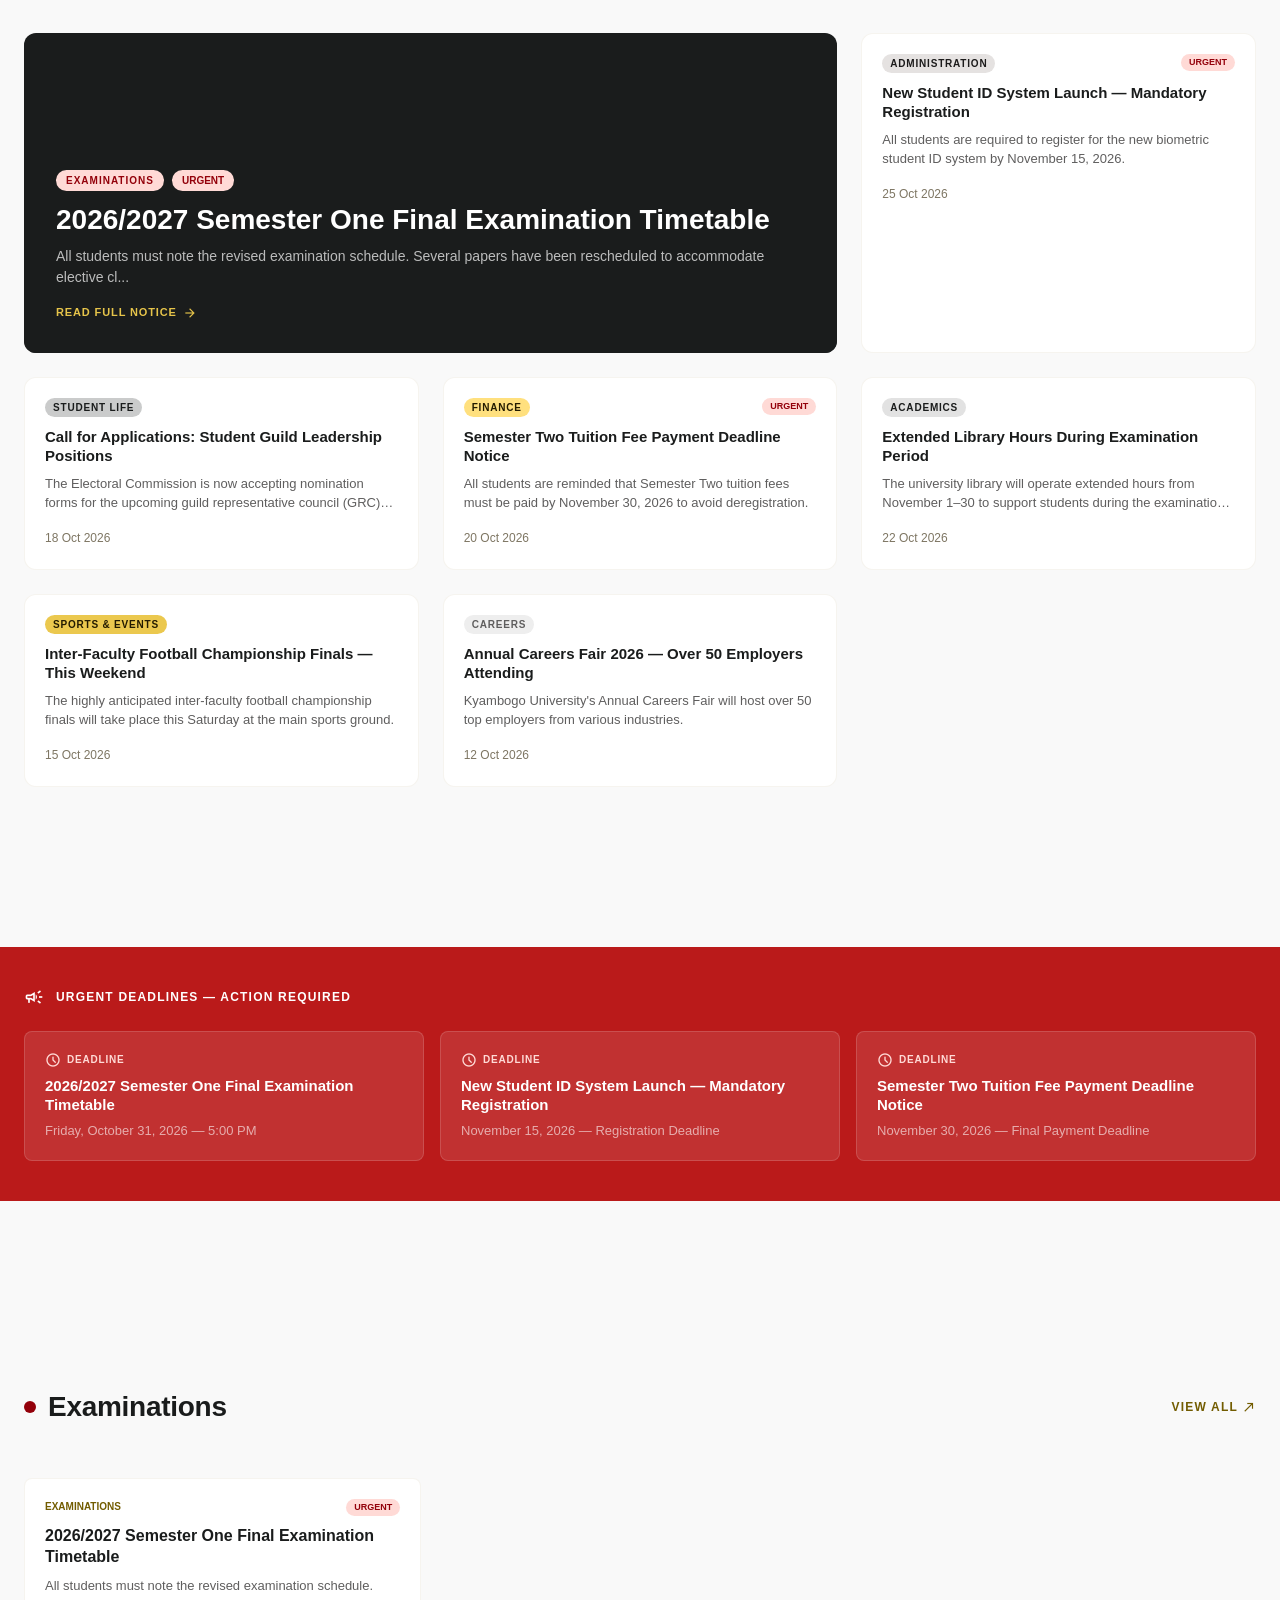
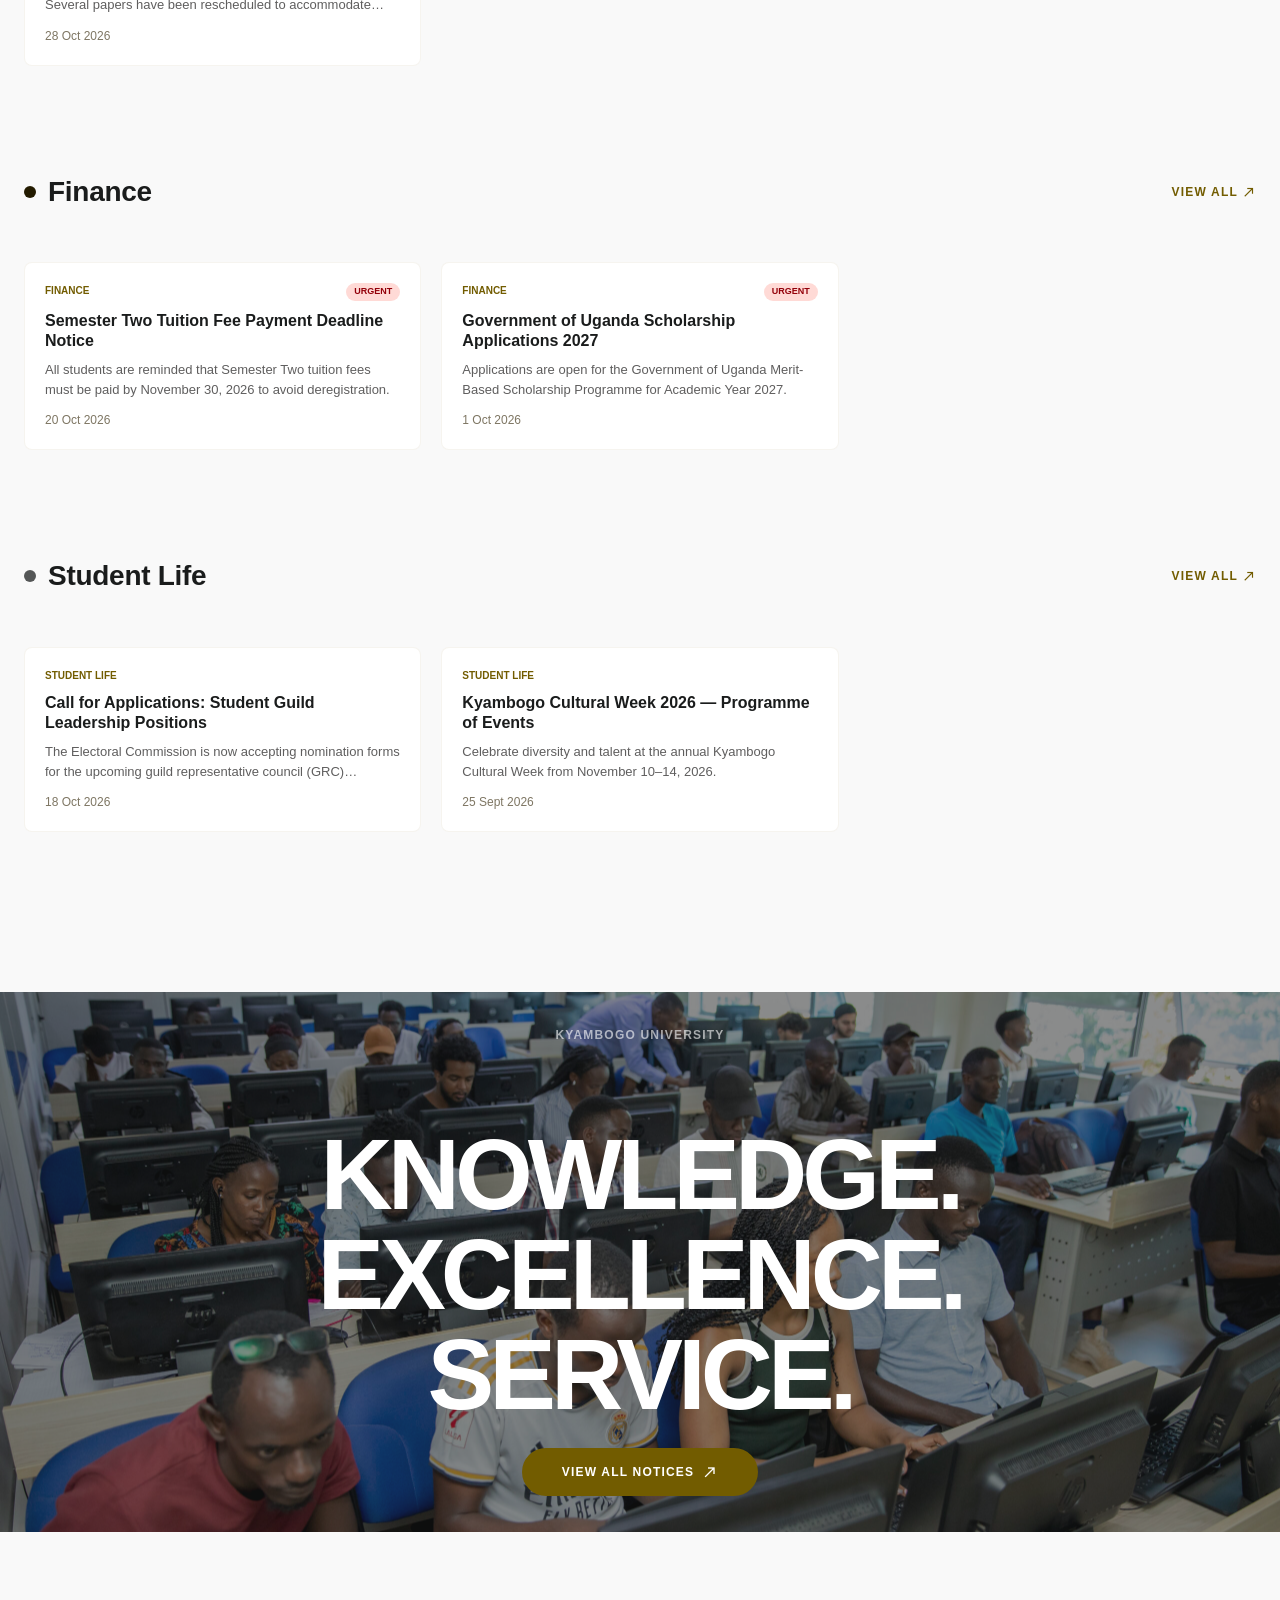
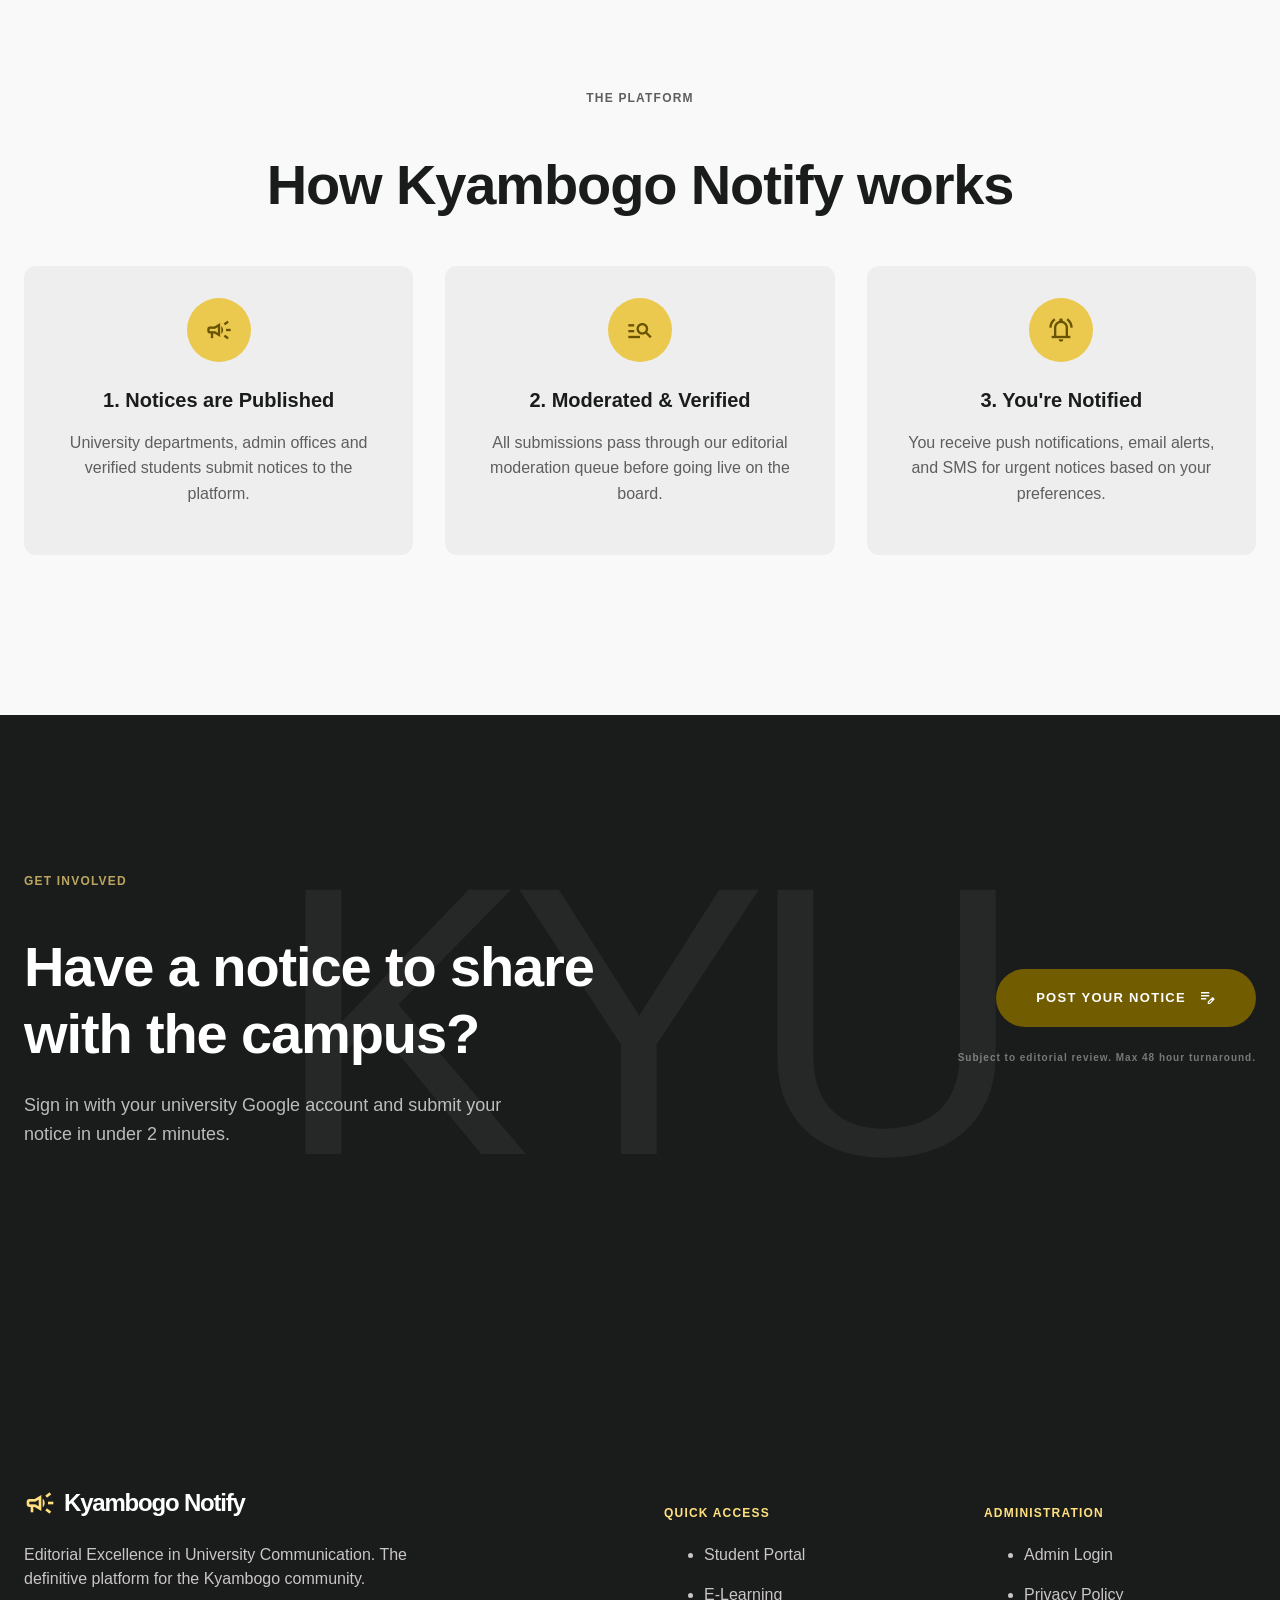
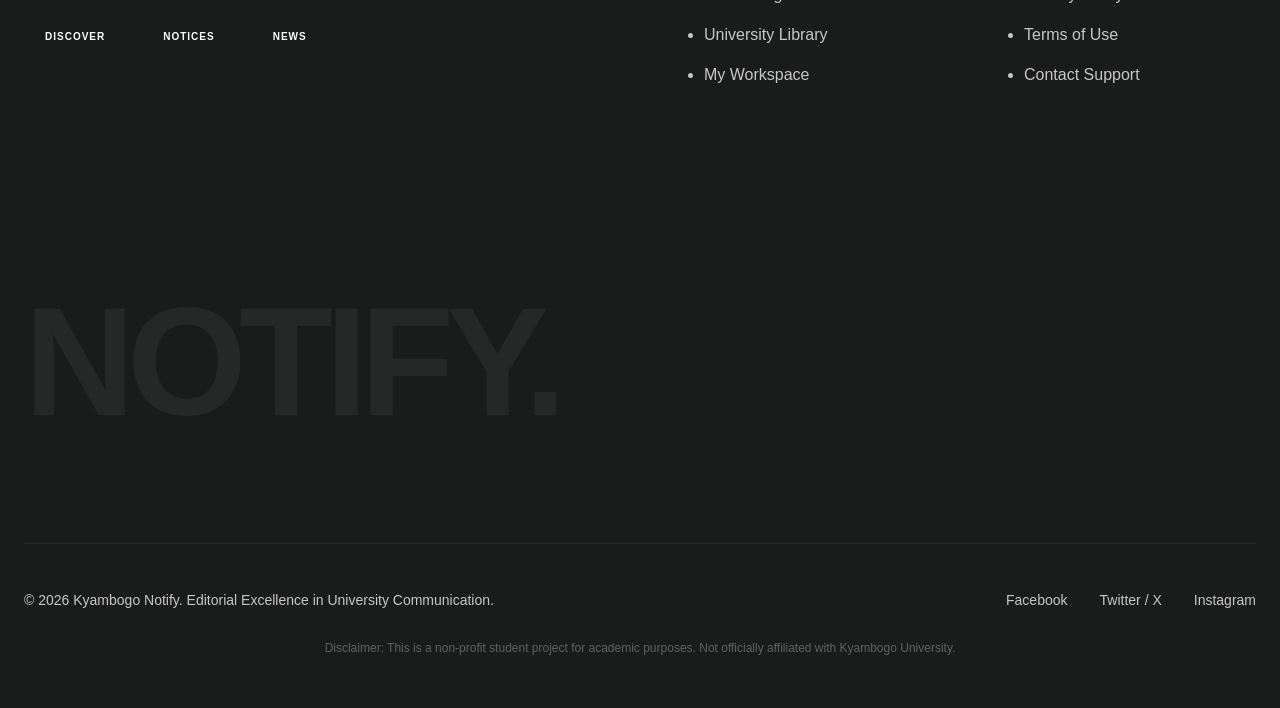
<file: home.html>
<!DOCTYPE html>
<html class="scroll-smooth" lang="en">
<head>
<link rel="stylesheet" href="css/tailwind.offline.css">
<link rel="stylesheet" href="css/responsive.css"> 
  <!-- Plus Jakarta Sans: loads from CDN when online, falls back to system font offline -->
  <link rel="preconnect" href="https://fonts.googleapis.com">
  <link rel="preconnect" href="https://fonts.gstatic.com" crossorigin>
  <link rel="stylesheet" href="https://fonts.googleapis.com/css2?family=Plus+Jakarta+Sans:wght@400;600;700;800&display=swap" media="print" onload="this.media='all'">
  <noscript><link rel="stylesheet" href="https://fonts.googleapis.com/css2?family=Plus+Jakarta+Sans:wght@400;600;700;800&display=swap"></noscript>
  <!-- Material Symbols: loads from CDN when online, degrades gracefully offline -->
  <link rel="stylesheet" href="https://fonts.googleapis.com/css2?family=Material+Symbols+Outlined:opsz,wght,FILL,GRAD@20..48,100..700,0..1,-50..200" media="print" onload="this.media='all'">
  <noscript><link rel="stylesheet" href="https://fonts.googleapis.com/css2?family=Material+Symbols+Outlined:opsz,wght,FILL,GRAD@20..48,100..700,0..1,-50..200"></noscript>
<meta charset="utf-8">
<meta content="width=device-width, initial-scale=1.0" name="viewport">
<title>Home | Kyambogo Notify</title>
<style>
.material-symbols-outlined{font-variation-settings:'FILL' 0,'wght' 400,'GRAD' 0,'opsz' 24;display:inline-block;vertical-align:middle;}
.ticker-wrap{overflow:hidden;white-space:nowrap;}
.ticker{display:inline-block;padding-left:100%;animation:ticker 28s linear infinite;}
@keyframes ticker{0%{transform:translateX(0)}100%{transform:translateX(-100%)}}
.hero-parallax{background-attachment:fixed;background-size:cover;background-position:center;}
.news-card:hover .news-card-img{transform:scale(1.04);}
.news-card-img{transition:transform 0.5s ease;}
.reveal{opacity:0;transform:translateY(24px);transition:opacity 0.6s ease,transform 0.6s ease;}
.reveal.visible{opacity:1;transform:translateY(0);}
</style>
</head>
<body class="bg-background text-on-background font-body-md overflow-x-hidden">

<!-- TOP NAV -->
<nav class="fixed top-0 w-full z-50 bg-background/80 backdrop-blur-md border-b border-outline-variant/30">
  <div class="max-w-[1440px] mx-auto px-gutter py-4 flex justify-between items-center">
    <a href="discover.html" class="text-body-lg font-headline-md font-bold tracking-tighter text-on-background">Kyambogo Notify</a>
    <div class="hidden md:flex items-center gap-8">
      <a class="text-secondary hover:text-on-background transition-colors font-label-caps text-label-caps" href="discover.html">Discover</a>
      <a class="text-primary font-bold border-b-2 border-primary pb-1 font-label-caps text-label-caps" href="home.html">Home</a>
      <a class="text-secondary hover:text-on-background transition-colors font-label-caps text-label-caps" href="notices.html">Notices</a>
      <a class="text-secondary hover:text-on-background transition-colors font-label-caps text-label-caps" href="campus-news.html">Campus News</a>
    </div>
    <button onclick="showAuthModal()" data-auth-btn
      class="bg-on-tertiary-fixed text-primary-fixed px-6 py-2.5 rounded-full font-label-caps text-label-caps hover:opacity-90 transition-all flex items-center gap-2 active:scale-95">
      Continue with Google <span class="material-symbols-outlined" style="font-size:16px;">arrow_forward</span>
    </button>
  </div>
</nav>

<!-- BREAKING NEWS TICKER -->
<div class="fixed top-[73px] w-full z-40 bg-error text-on-error py-1.5 ticker-wrap">
  <div class="ticker font-label-caps text-label-caps" style="font-size:11px;">
    <span class="mx-6">⚠ URGENT · Exam Timetable Released — Verify Your Seat Number Now</span>
    <span class="mx-4">|</span>
    <span class="mx-6">💰 Tuition Deadline Nov 30 — Risk Deregistration if Unpaid</span>
    <span class="mx-4">|</span>
    <span class="mx-6">🆔 Biometric ID Registration Closes Nov 15 — Visit ICT Centre</span>
    <span class="mx-4">|</span>
    <span class="mx-6">🎓 Careers Fair 2026 — 50+ Employers Attending — Nov 15–16</span>
    <span class="mx-4">|</span>
    <span class="mx-6">⚠ URGENT · Exam Timetable Released — Verify Your Seat Number Now</span>
    <span class="mx-4">|</span>
    <span class="mx-6">💰 Tuition Deadline Nov 30 — Risk Deregistration if Unpaid</span>
  </div>
</div>

<!-- ═══ HERO — EDITORIAL SPLIT ═══ -->
<section class="min-h-screen pt-[100px] grid grid-cols-1 lg:grid-cols-2">
  <!-- Left: Text -->
  <div class="flex flex-col justify-center px-gutter py-20 lg:pr-16">
    <div class="flex items-center gap-3 mb-8">
      <div class="w-3 h-3 bg-primary rounded-full animate-pulse"></div>
      <span class="font-label-caps text-label-caps text-secondary">KYAMBOGO UNIVERSITY · LIVE BOARD</span>
    </div>
    <h1 class="font-display-xl text-[clamp(52px,7vw,96px)] leading-none tracking-tighter mb-8 uppercase">
      Campus<br>Intelligence.<br><span class="text-primary">Daily.</span>
    </h1>
    <p class="font-body-lg text-body-lg text-secondary max-w-lg mb-10">
      Your definitive source for university notices, academic deadlines, campus events, and student life updates — all in one place.
    </p>
    <div class="flex flex-wrap gap-4">
      <a href="notices.html" class="bg-primary text-on-primary px-8 py-4 rounded-full font-label-caps text-label-caps flex items-center gap-2 hover:opacity-90 transition-all active:scale-95">
        Browse All Notices <span class="material-symbols-outlined" style="font-size:16px;">north_east</span>
      </a>
      <button onclick="checkActionAuth()" class="border border-outline px-8 py-4 rounded-full font-label-caps text-label-caps flex items-center gap-2 hover:bg-surface-container transition-all">
        Post a Notice <span class="material-symbols-outlined" style="font-size:16px;">edit_note</span>
      </button>
    </div>
    <!-- Mini stats row -->
    <div class="flex gap-stack-lg mt-16 pt-10 border-t border-outline-variant/30">
      <div>
        <p class="font-headline-md text-[40px] font-bold leading-none mb-1 text-primary" data-countup="15">0</p>
        <p class="font-label-caps text-label-caps text-secondary">CATEGORIES</p>
      </div>
      <div>
        <p class="font-headline-md text-[40px] font-bold leading-none mb-1 text-primary" data-countup="156">0</p>
        <p class="font-label-caps text-label-caps text-secondary">ACTIVE NOTICES</p>
      </div>
      <div>
        <p class="font-headline-md text-[40px] font-bold leading-none mb-1 text-primary" data-countup="12">0</p>
        <p class="font-label-caps text-label-caps text-secondary">URGENT TODAY</p>
      </div>
    </div>
  </div>
  <!-- Right: Stacked cards -->
  <div class="relative overflow-hidden hidden lg:block">
    <img src="images/mder.jpg" alt="Campus" class="w-full h-full object-cover">
    <div class="absolute inset-0 bg-gradient-to-l from-transparent to-background/20"></div>
    <!-- floating urgent card -->
    <div id="floating-urgent-card" class="absolute bottom-12 left-8 right-8 bg-on-tertiary-fixed/90 backdrop-blur-md text-on-tertiary p-6 rounded-xl border border-white/10">
      <div class="flex items-center gap-2 mb-3">
        <span style="background:#ffdad6;color:#93000a;font-size:10px;font-weight:700;padding:3px 10px;border-radius:100px;letter-spacing:0.08em;">URGENT</span>
        <span class="font-label-caps text-label-caps opacity-50 text-xs" id="floating-card-category"></span>
      </div>
      <h3 id="floating-card-title" class="font-bold text-lg mb-2 line-clamp-2"></h3>
      <p id="floating-card-snippet" class="text-sm opacity-70 line-clamp-2"></p>
      <a id="floating-card-link" href="#" class="mt-4 font-label-caps text-label-caps text-primary-fixed flex items-center gap-2 text-xs">
        READ FULL NOTICE <span class="material-symbols-outlined" style="font-size:14px;">arrow_forward</span>
      </a>
    </div>
  </div>
</section>

<!-- ═══ CATEGORY CHIPS ═══ -->
<section class="sticky top-[100px] z-30 bg-background border-y border-outline-variant/20 py-4">
  <div class="max-w-[1440px] mx-auto px-gutter overflow-x-auto no-scrollbar">
    <div id="category-chips" class="flex gap-3 min-w-max"></div>
  </div>
</section>

<!-- ═══ FEATURED GRID ═══ -->
<section class="max-w-[1440px] mx-auto px-gutter py-section-gap">
  <div class="flex justify-between items-end mb-stack-lg reveal">
    <div>
      <span class="font-label-caps text-label-caps text-secondary mb-2 block">FEATURED NOTICES</span>
      <h2 class="font-headline-lg text-headline-lg-mobile md:text-headline-lg">What's happening on campus</h2>
    </div>
    <a href="notices.html" class="hidden md:flex items-center gap-2 font-label-caps text-label-caps text-primary hover:underline">
      SEE ALL <span class="material-symbols-outlined" style="font-size:16px;">north_east</span>
    </a>
  </div>

  <!-- Featured large + small grid -->
  <div id="featured-grid" class="grid grid-cols-1 md:grid-cols-3 gap-6 reveal">
    <!-- Populated by JS -->
  </div>
</section>

<!-- ═══ URGENT BANNER ═══ -->
<section class="bg-error py-10">
  <div class="max-w-[1440px] mx-auto px-gutter">
    <div class="flex items-center gap-3 mb-6">
      <span class="material-symbols-outlined" style="font-size:20px;color:#fff;">campaign</span>
      <span class="font-label-caps text-label-caps text-on-error tracking-widest">URGENT DEADLINES — ACTION REQUIRED</span>
    </div>
    <div id="urgent-deadlines-row" class="grid grid-cols-1 md:grid-cols-3 gap-4"></div>
  </div>
</section>

<!-- ═══ BY CATEGORY STRIPS ═══ -->
<section class="max-w-[1440px] mx-auto px-gutter py-section-gap space-y-20">

  <!-- Examinations -->
  <div class="reveal">
    <div class="flex items-center justify-between mb-6">
      <div class="flex items-center gap-3">
        <div class="w-3 h-3 rounded-full" style="background:#93000a;"></div>
        <h3 class="font-headline-md text-headline-md" style="font-size:28px;">Examinations</h3>
      </div>
      <a href="notices.html?category=Examinations" class="font-label-caps text-label-caps text-primary flex items-center gap-1 hover:underline">VIEW ALL <span class="material-symbols-outlined" style="font-size:14px;">north_east</span></a>
    </div>
    <div id="cat-examinations" class="grid grid-cols-1 md:grid-cols-2 lg:grid-cols-3 gap-5"></div>
  </div>

  <!-- Finance -->
  <div class="reveal">
    <div class="flex items-center justify-between mb-6">
      <div class="flex items-center gap-3">
        <div class="w-3 h-3 rounded-full" style="background:#231b00;"></div>
        <h3 class="font-headline-md text-headline-md" style="font-size:28px;">Finance</h3>
      </div>
      <a href="notices.html?category=Finance" class="font-label-caps text-label-caps text-primary flex items-center gap-1 hover:underline">VIEW ALL <span class="material-symbols-outlined" style="font-size:14px;">north_east</span></a>
    </div>
    <div id="cat-finance" class="grid grid-cols-1 md:grid-cols-2 lg:grid-cols-3 gap-5"></div>
  </div>

  <!-- Student Life -->
  <div class="reveal">
    <div class="flex items-center justify-between mb-6">
      <div class="flex items-center gap-3">
        <div class="w-3 h-3 rounded-full" style="background:#545656;"></div>
        <h3 class="font-headline-md text-headline-md" style="font-size:28px;">Student Life</h3>
      </div>
      <a href="notices.html?category=Student Life" class="font-label-caps text-label-caps text-primary flex items-center gap-1 hover:underline">VIEW ALL <span class="material-symbols-outlined" style="font-size:14px;">north_east</span></a>
    </div>
    <div id="cat-student-life" class="grid grid-cols-1 md:grid-cols-2 lg:grid-cols-3 gap-5"></div>
  </div>

</section>

<!-- ═══ PHOTO EDITORIAL BREAK ═══ -->
<section class="relative h-[60vh] min-h-[400px] overflow-hidden">
  <img src="images/enagge.jpg" alt="Campus Life" class="w-full h-full object-cover hero-parallax">
  <div class="absolute inset-0 bg-on-tertiary-fixed/50"></div>
  <div class="absolute inset-0 flex items-center justify-center text-center px-gutter">
    <div class="text-on-tertiary max-w-4xl">
      <span class="font-label-caps text-label-caps opacity-60 block mb-4">KYAMBOGO UNIVERSITY</span>
      <h2 class="font-display-xl leading-none tracking-tighter uppercase mb-6" style="font-size:clamp(40px,8vw,100px);">Knowledge.<br>Excellence.<br>Service.</h2>
      <a href="notices.html" class="inline-flex items-center gap-2 bg-primary text-on-primary px-10 py-4 rounded-full font-label-caps text-label-caps hover:opacity-90 transition-all">
        VIEW ALL NOTICES <span class="material-symbols-outlined" style="font-size:16px;">north_east</span>
      </a>
    </div>
  </div>
</section>

<!-- ═══ HOW IT WORKS ═══ -->
<section class="max-w-[1440px] mx-auto px-gutter py-section-gap">
  <div class="text-center mb-stack-lg reveal">
    <span class="font-label-caps text-label-caps text-secondary mb-3 block">THE PLATFORM</span>
    <h2 class="font-headline-lg text-headline-lg-mobile md:text-headline-lg">How Kyambogo Notify works</h2>
  </div>
  <div class="grid grid-cols-1 md:grid-cols-3 gap-8 reveal">
    <div class="p-8 bg-surface-container rounded-xl text-center">
      <div class="w-16 h-16 bg-primary-container rounded-full flex items-center justify-center mx-auto mb-6">
        <span class="material-symbols-outlined text-on-primary-container" style="font-size:28px;">campaign</span>
      </div>
      <h3 class="font-bold text-xl mb-3">1. Notices are Published</h3>
      <p class="text-secondary text-body-md">University departments, admin offices and verified students submit notices to the platform.</p>
    </div>
    <div class="p-8 bg-surface-container rounded-xl text-center">
      <div class="w-16 h-16 bg-primary-container rounded-full flex items-center justify-center mx-auto mb-6">
        <span class="material-symbols-outlined text-on-primary-container" style="font-size:28px;">manage_search</span>
      </div>
      <h3 class="font-bold text-xl mb-3">2. Moderated &amp; Verified</h3>
      <p class="text-secondary text-body-md">All submissions pass through our editorial moderation queue before going live on the board.</p>
    </div>
    <div class="p-8 bg-surface-container rounded-xl text-center">
      <div class="w-16 h-16 bg-primary-container rounded-full flex items-center justify-center mx-auto mb-6">
        <span class="material-symbols-outlined text-on-primary-container" style="font-size:28px;">notifications_active</span>
      </div>
      <h3 class="font-bold text-xl mb-3">3. You're Notified</h3>
      <p class="text-secondary text-body-md">You receive push notifications, email alerts, and SMS for urgent notices based on your preferences.</p>
    </div>
  </div>
</section>

<!-- ═══ CTA BAND ═══ -->
<section class="bg-on-tertiary-fixed py-section-gap overflow-hidden relative">
  <div class="absolute inset-0 opacity-5 pointer-events-none select-none flex items-center justify-center">
    <span class="text-white font-display-xl leading-none tracking-tighter uppercase" style="font-size:30vw;">KYU</span>
  </div>
  <div class="max-w-[1440px] mx-auto px-gutter relative z-10 grid grid-cols-1 md:grid-cols-2 gap-stack-lg items-center">
    <div class="text-on-tertiary">
      <span class="font-label-caps text-label-caps text-primary-fixed opacity-70 block mb-4">GET INVOLVED</span>
      <h2 class="font-headline-lg text-headline-lg-mobile md:text-headline-lg mb-6">Have a notice to share with the campus?</h2>
      <p class="font-body-lg text-body-lg opacity-70 max-w-lg">Sign in with your university Google account and submit your notice in under 2 minutes.</p>
    </div>
    <div class="flex flex-col gap-4 md:items-end">
      <button onclick="checkActionAuth()" class="bg-primary text-on-primary px-10 py-5 rounded-full font-label-caps text-label-caps flex items-center gap-3 hover:opacity-90 transition-all self-start md:self-end active:scale-95" style="font-size:13px;">
        POST YOUR NOTICE <span class="material-symbols-outlined" style="font-size:18px;">edit_note</span>
      </button>
      <p class="font-label-caps text-label-caps text-on-tertiary opacity-40" style="font-size:10px;">Subject to editorial review. Max 48 hour turnaround.</p>
    </div>
  </div>
</section>

<!-- ═══ FOOTER ═══ -->
<footer class="bg-on-tertiary-fixed text-secondary-fixed-dim">
  <div class="max-w-[1440px] mx-auto px-gutter pt-section-gap pb-10">
    <div class="grid grid-cols-1 md:grid-cols-4 gap-stack-lg mb-20">
      <div class="col-span-2">
        <div class="flex items-center gap-2 mb-6">
          <span class="material-symbols-outlined text-primary-fixed" style="font-size:32px;">campaign</span>
          <span class="font-bold text-2xl text-on-tertiary tracking-tighter">Kyambogo Notify</span>
        </div>
        <p class="text-secondary-fixed-dim max-w-sm mb-8">Editorial Excellence in University Communication. The definitive platform for the Kyambogo community.</p>
        <div class="flex gap-4">
          <a href="discover.html" class="border border-on-tertiary/20 text-on-tertiary px-5 py-2 rounded-full font-label-caps text-label-caps hover:border-primary-fixed hover:text-primary-fixed transition-all" style="font-size:10px;">DISCOVER</a>
          <a href="notices.html" class="border border-on-tertiary/20 text-on-tertiary px-5 py-2 rounded-full font-label-caps text-label-caps hover:border-primary-fixed hover:text-primary-fixed transition-all" style="font-size:10px;">NOTICES</a>
          <a href="campus-news.html" class="border border-on-tertiary/20 text-on-tertiary px-5 py-2 rounded-full font-label-caps text-label-caps hover:border-primary-fixed hover:text-primary-fixed transition-all" style="font-size:10px;">NEWS</a>
        </div>
      </div>
      <div>
        <h5 class="font-label-caps text-label-caps text-primary-fixed mb-6">QUICK ACCESS</h5>
        <ul class="space-y-4">
          <li><a class="hover:text-on-tertiary transition-colors" href="#">Student Portal</a></li>
          <li><a class="hover:text-on-tertiary transition-colors" href="#">E-Learning</a></li>
          <li><a class="hover:text-on-tertiary transition-colors" href="#">University Library</a></li>
          <li><a class="hover:text-on-tertiary transition-colors" href="visitor-portal.html">My Workspace</a></li>
        </ul>
      </div>
      <div>
        <h5 class="font-label-caps text-label-caps text-primary-fixed mb-6">ADMINISTRATION</h5>
        <ul class="space-y-4">
          <li><a class="hover:text-on-tertiary transition-colors" href="admin-login.html">Admin Login</a></li>
          <li><a class="hover:text-on-tertiary transition-colors" href="#">Privacy Policy</a></li>
          <li><a class="hover:text-on-tertiary transition-colors" href="#">Terms of Use</a></li>
          <li><a class="hover:text-on-tertiary transition-colors" href="#">Contact Support</a></li>
        </ul>
      </div>
    </div>
    <!-- Big watermark -->
    <div class="overflow-hidden w-full">
      <h1 class="font-display-xl leading-none tracking-tighter uppercase text-on-tertiary opacity-5 select-none pointer-events-none" style="font-size:clamp(60px,12vw,180px);">NOTIFY.</h1>
    </div>
    <div class="pt-8 border-t border-white/5 flex flex-col md:flex-row justify-between items-center gap-4 text-sm">
      <p>© 2026 Kyambogo Notify. Editorial Excellence in University Communication.</p>
      <div class="flex gap-8">
        <a class="hover:text-primary-fixed transition-colors" href="#">Facebook</a>
        <a class="hover:text-primary-fixed transition-colors" href="#">Twitter / X</a>
        <a class="hover:text-primary-fixed transition-colors" href="#">Instagram</a>
      </div>
    </div>
    <p class="text-center text-xs opacity-40 mt-4">Disclaimer: This is a non-profit student project for academic purposes. Not officially affiliated with Kyambogo University.</p>
  </div>
</footer>

<script src="js/app.js"></script>
<script>
var activeHomeCategory = 'All';

document.addEventListener('DOMContentLoaded', function() {
  /* Floating urgent card */
  var urgents = KyuDB.notices.filter(n => n.urgency === 'urgent');
  if (urgents.length) {
    var u = urgents[0];
    document.getElementById('floating-card-title').textContent = u.title;
    document.getElementById('floating-card-snippet').textContent = u.snippet.slice(0,100) + '...';
    document.getElementById('floating-card-category').textContent = u.category.toUpperCase();
    document.getElementById('floating-card-link').href = 'notice-detail.html?id=' + u.id;
  }

  /* Category chips */
  var cats = ['All','Examinations','Administration','Finance','Academics','Student Life','Sports & Events','Careers','Health & Welfare','Research & Innovation'];
  document.getElementById('category-chips').innerHTML = cats.map(cat =>
    '<button onclick="filterHomeCategory(\''+cat+'\',this)" data-home-cat="'+cat+'" class="px-5 py-2 rounded-full font-label-caps border transition-all whitespace-nowrap '+(cat==='All'?'bg-primary text-on-primary border-primary':'bg-surface-container-low text-secondary border-outline-variant/30 hover:border-primary hover:text-primary')+'" style="font-size:11px;letter-spacing:0.08em;">'+cat+'</button>'
  ).join('');

  renderFeaturedGrid();
  renderUrgentDeadlines();
  renderCategoryStrips();
  initReveal();
  updateNavAuth();
});

function filterHomeCategory(cat, btn) {
  activeHomeCategory = cat;
  document.querySelectorAll('[data-home-cat]').forEach(b => {
    b.className = 'px-5 py-2 rounded-full font-label-caps border transition-all whitespace-nowrap bg-surface-container-low text-secondary border-outline-variant/30 hover:border-primary hover:text-primary';
    b.style.fontSize = '11px'; b.style.letterSpacing = '0.08em';
  });
  btn.className = 'px-5 py-2 rounded-full font-label-caps border transition-all whitespace-nowrap bg-primary text-on-primary border-primary';
  btn.style.fontSize = '11px'; btn.style.letterSpacing = '0.08em';
  renderFeaturedGrid();
}

function renderFeaturedGrid() {
  var notices = KyuDB.getNotices({ category: activeHomeCategory }).slice(0, 7);
  var grid = document.getElementById('featured-grid');
  if (!notices.length) {
    grid.innerHTML = '<div style="grid-column:1/-1;text-align:center;padding:48px;color:#5f5e5e;"><p style="font-size:18px;font-weight:600;">No notices in this category.</p></div>';
    return;
  }
  /* First notice is large (spans 2 cols), rest are small */
  var big = notices[0];
  var small = notices.slice(1, 7);
  grid.innerHTML =
    '<a href="notice-detail.html?id='+big.id+'" class="md:col-span-2 news-card block overflow-hidden bg-on-tertiary-fixed text-on-tertiary rounded-xl relative min-h-[320px]" style="text-decoration:none;">' +
      '<div class="absolute inset-0 bg-gradient-to-t from-on-tertiary-fixed/90 to-transparent z-10"></div>' +
      '<div class="relative z-20 p-8 flex flex-col justify-end h-full min-h-[320px]">' +
        '<div style="display:flex;align-items:center;gap:8px;margin-bottom:12px;">' +
          '<span style="font-size:10px;font-weight:700;letter-spacing:0.1em;background:'+categoryColours[big.category]?.bg+'||\'#eeeeee\';color:#1a1c1c;padding:3px 10px;border-radius:100px;'+getCategoryStyle(big.category)+'">'+big.category.toUpperCase()+'</span>' +
          (big.urgency==='urgent'?'<span style="font-size:10px;font-weight:700;background:#ffdad6;color:#93000a;padding:3px 10px;border-radius:100px;">URGENT</span>':'') +
        '</div>' +
        '<h2 style="font-weight:700;font-size:clamp(20px,2.5vw,28px);line-height:1.2;margin:0 0 10px;">'+big.title+'</h2>' +
        '<p style="font-size:14px;opacity:0.7;margin:0 0 16px;">'+big.snippet.slice(0,120)+'...</p>' +
        '<span style="font-size:11px;font-weight:700;letter-spacing:0.08em;color:#e6c44a;display:flex;align-items:center;gap:6px;">READ FULL NOTICE <span class="material-symbols-outlined" style="font-size:14px;">arrow_forward</span></span>' +
      '</div>' +
    '</a>' +
    small.map(n =>
      '<a href="notice-detail.html?id='+n.id+'" class="news-card block bg-surface-container-lowest rounded-xl overflow-hidden border border-outline-variant/20 hover:border-primary hover:shadow-md transition-all" style="text-decoration:none;color:inherit;">' +
        '<div style="padding:20px;">' +
          '<div style="display:flex;justify-content:space-between;align-items:flex-start;margin-bottom:10px;">' +
            '<span style="font-size:10px;font-weight:700;letter-spacing:0.08em;'+getCategoryStyle(n.category)+'padding:2px 8px;border-radius:100px;">'+n.category.toUpperCase()+'</span>' +
            (n.urgency==='urgent'?'<span style="font-size:9px;font-weight:700;background:#ffdad6;color:#93000a;padding:2px 8px;border-radius:100px;">URGENT</span>':'') +
          '</div>' +
          '<h4 style="font-weight:700;font-size:15px;line-height:1.3;margin:0 0 8px;color:#1a1c1c;">'+n.title+'</h4>' +
          '<p style="font-size:13px;color:#5f5e5e;line-height:1.5;display:-webkit-box;-webkit-line-clamp:2;-webkit-box-orient:vertical;overflow:hidden;margin:0 0 12px;">'+n.snippet+'</p>' +
          '<span style="font-size:12px;color:#7e7663;">'+formatDate(n.date)+'</span>' +
        '</div>' +
      '</a>'
    ).join('');
}

function renderUrgentDeadlines() {
  var urgents = KyuDB.notices.filter(n => n.urgency === 'urgent' && n.deadline).slice(0, 3);
  var container = document.getElementById('urgent-deadlines-row');
  if (!urgents.length) { container.innerHTML='<p style="color:rgba(255,255,255,0.7);font-size:14px;">No urgent deadlines at this time.</p>'; return; }
  container.innerHTML = urgents.map(n =>
    '<a href="notice-detail.html?id='+n.id+'" style="display:block;background:rgba(255,255,255,0.1);border:1px solid rgba(255,255,255,0.15);border-radius:8px;padding:20px;text-decoration:none;transition:background 0.2s;" onmouseover="this.style.background=\'rgba(255,255,255,0.2)\'" onmouseout="this.style.background=\'rgba(255,255,255,0.1)\'">' +
      '<div style="display:flex;align-items:center;gap:6px;margin-bottom:8px;"><span class="material-symbols-outlined" style="font-size:16px;color:#ffdad6;">schedule</span><span style="font-size:10px;font-weight:700;letter-spacing:0.08em;color:#ffdad6;">DEADLINE</span></div>' +
      '<h4 style="font-weight:700;color:#fff;font-size:15px;margin:0 0 6px;line-height:1.3;">'+n.title+'</h4>' +
      '<p style="font-size:13px;color:rgba(255,255,255,0.6);margin:0;">'+n.deadline+'</p>' +
    '</a>'
  ).join('');
}

function renderCategoryStrips() {
  renderCatStrip('cat-examinations', 'Examinations', 3);
  renderCatStrip('cat-finance', 'Finance', 3);
  renderCatStrip('cat-student-life', 'Student Life', 3);
}

function renderCatStrip(elId, cat, limit) {
  var notices = KyuDB.getNotices({ category: cat }).slice(0, limit);
  var el = document.getElementById(elId);
  if (!notices.length) { el.innerHTML='<p style="color:#5f5e5e;">No notices in this category.</p>'; return; }
  el.innerHTML = notices.map(n =>
    '<a href="notice-detail.html?id='+n.id+'" style="display:flex;flex-direction:column;background:#fff;border:1px solid rgba(207,198,175,0.2);padding:20px;text-decoration:none;color:inherit;border-radius:8px;transition:border-color 0.2s,box-shadow 0.2s;" onmouseover="this.style.borderColor=\'#725c00\';this.style.boxShadow=\'0 4px 16px rgba(114,92,0,0.08)\'" onmouseout="this.style.borderColor=\'rgba(207,198,175,0.2)\';this.style.boxShadow=\'none\'">' +
      '<div style="display:flex;justify-content:space-between;margin-bottom:10px;">' +
        '<span style="font-size:10px;font-weight:700;color:#725c00;">'+n.category.toUpperCase()+'</span>' +
        (n.urgency==='urgent'?'<span style="font-size:9px;font-weight:700;background:#ffdad6;color:#93000a;padding:2px 8px;border-radius:100px;">URGENT</span>':'') +
      '</div>' +
      '<h4 style="font-weight:700;font-size:16px;line-height:1.3;margin:0 0 8px;color:#1a1c1c;">'+n.title+'</h4>' +
      '<p style="font-size:13px;color:#5f5e5e;line-height:1.5;display:-webkit-box;-webkit-line-clamp:2;-webkit-box-orient:vertical;overflow:hidden;margin:0 0 12px;">'+n.snippet+'</p>' +
      '<span style="font-size:12px;color:#7e7663;margin-top:auto;">'+formatDate(n.date)+'</span>' +
    '</a>'
  ).join('');
}

function initReveal() {
  var observer = new IntersectionObserver(function(entries) {
    entries.forEach(function(e) {
      if (e.isIntersecting) { e.target.classList.add('visible'); observer.unobserve(e.target); }
    });
  }, { threshold: 0.1 });
  document.querySelectorAll('.reveal').forEach(el => observer.observe(el));
}
</script>
<script src="js/responsive-nav.js"></script>
</body>
</html>
</file>
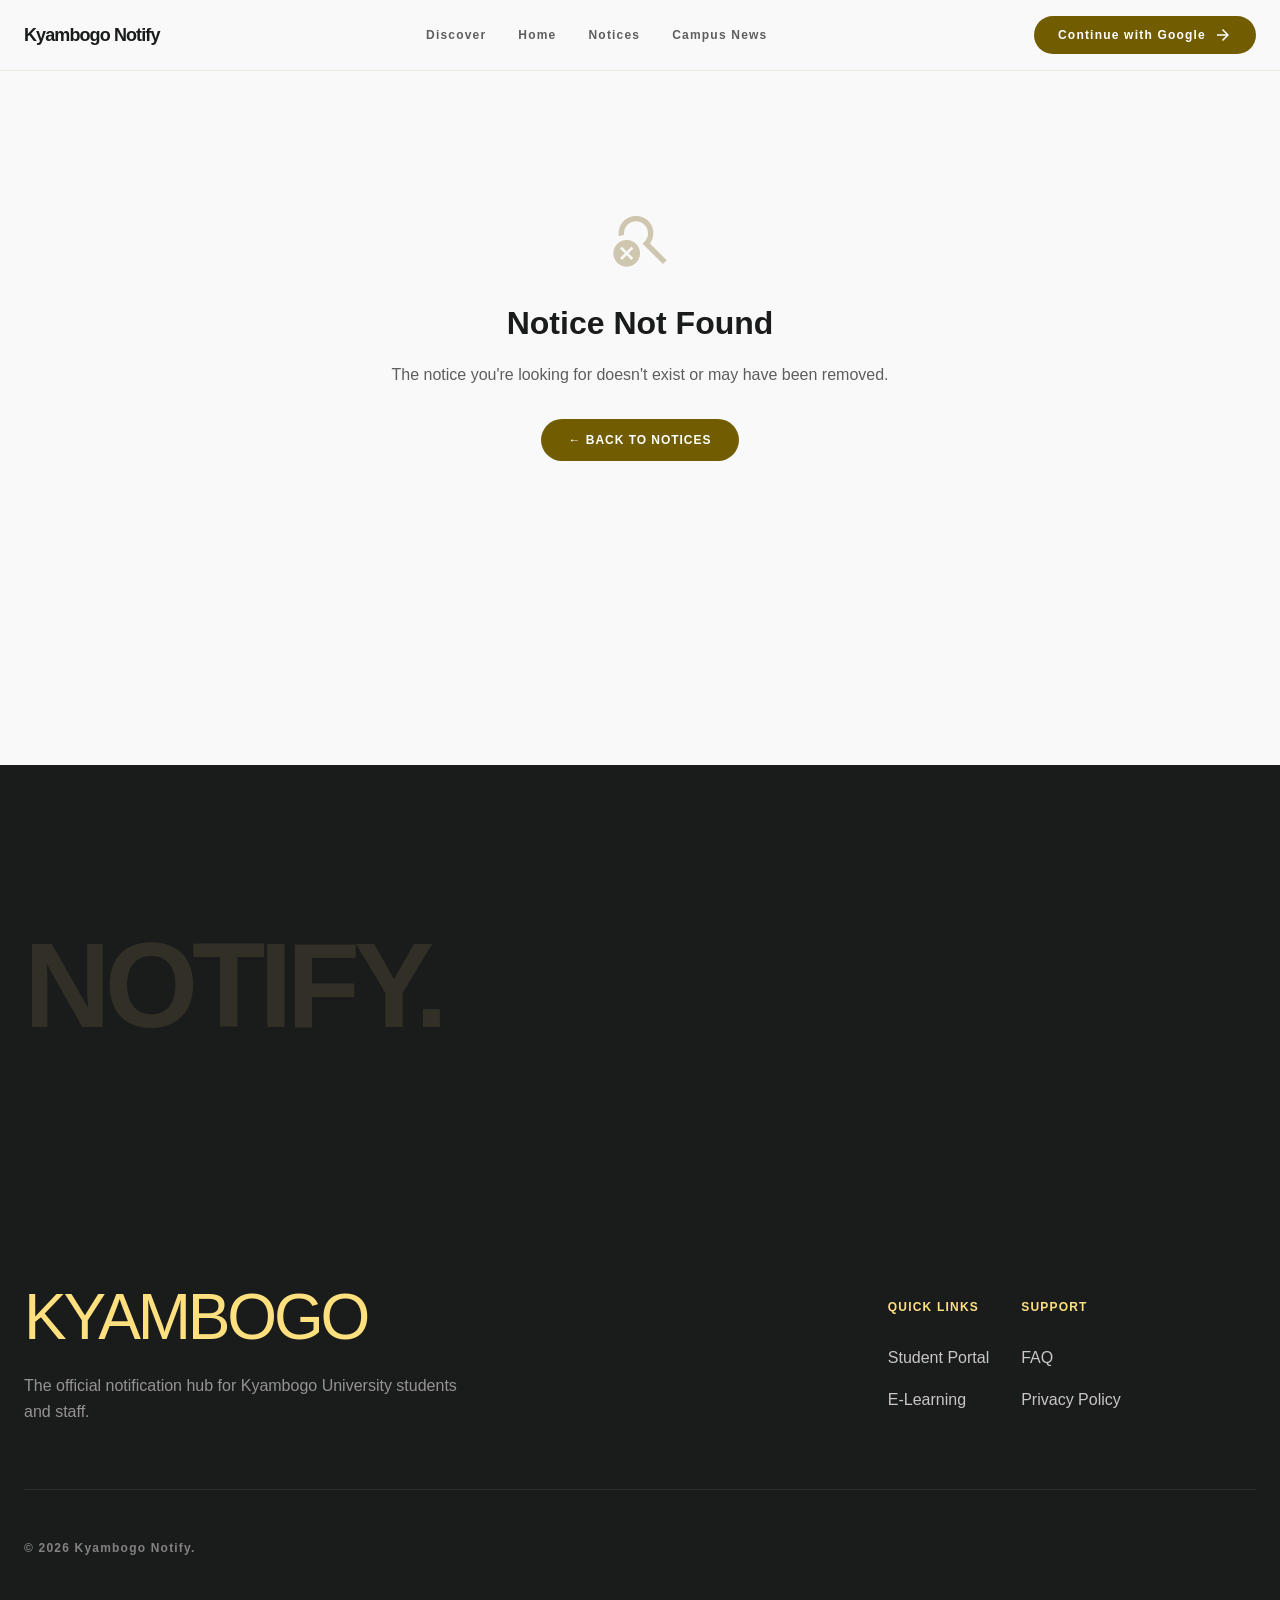
<file: notice-detail.html>
<!DOCTYPE html>
<html class="scroll-smooth" lang="en">
<head>
<link rel="stylesheet" href="css/tailwind.offline.css">
<link rel="stylesheet" href="css/responsive.css"> 
  <!-- Plus Jakarta Sans: loads from CDN when online, falls back to system font offline -->
  <link rel="preconnect" href="https://fonts.googleapis.com">
  <link rel="preconnect" href="https://fonts.gstatic.com" crossorigin>
  <link rel="stylesheet" href="https://fonts.googleapis.com/css2?family=Plus+Jakarta+Sans:wght@400;600;700;800&display=swap" media="print" onload="this.media='all'">
  <noscript><link rel="stylesheet" href="https://fonts.googleapis.com/css2?family=Plus+Jakarta+Sans:wght@400;600;700;800&display=swap"></noscript>
  <!-- Material Symbols: loads from CDN when online, degrades gracefully offline -->
  <link rel="stylesheet" href="https://fonts.googleapis.com/css2?family=Material+Symbols+Outlined:opsz,wght,FILL,GRAD@20..48,100..700,0..1,-50..200" media="print" onload="this.media='all'">
  <noscript><link rel="stylesheet" href="https://fonts.googleapis.com/css2?family=Material+Symbols+Outlined:opsz,wght,FILL,GRAD@20..48,100..700,0..1,-50..200"></noscript>
<meta charset="utf-8">
<meta content="width=device-width, initial-scale=1.0" name="viewport">
<title>Notice Detail | Kyambogo Notify</title>
<style>
.material-symbols-outlined{font-variation-settings:'FILL' 0,'wght' 400,'GRAD' 0,'opsz' 24;display:inline-block;line-height:1;vertical-align:middle;}
.reading-container{max-width:800px;margin:0 auto;}
::-webkit-scrollbar{width:6px;}
::-webkit-scrollbar-track{background:transparent;}
::-webkit-scrollbar-thumb{background:#725c00;border-radius:10px;}
</style>
</head>
<body class="bg-background text-on-surface font-body-md overflow-x-hidden">

<!-- TopNav -->
<nav class="fixed top-0 w-full z-50 bg-background/80 backdrop-blur-md border-b border-outline-variant/30">
  <div class="max-w-[1440px] mx-auto px-gutter py-4 flex justify-between items-center">
    <a href="discover.html" class="text-body-lg font-headline-md font-bold tracking-tighter text-on-background">Kyambogo Notify</a>
    <div class="hidden md:flex gap-8 items-center">
      <a class="text-secondary hover:text-on-background transition-colors text-label-caps font-label-caps" href="discover.html">Discover</a>
      <a class="text-secondary hover:text-on-background transition-colors text-label-caps font-label-caps" href="home.html">Home</a>
      <a class="text-secondary hover:text-on-background transition-colors text-label-caps font-label-caps" href="notices.html">Notices</a>
      <a class="text-secondary hover:text-on-background transition-colors text-label-caps font-label-caps" href="campus-news.html">Campus News</a>
    </div>
    <button onclick="showAuthModal()" class="bg-primary text-on-primary px-6 py-2.5 rounded-full text-label-caps font-label-caps flex items-center gap-2 hover:opacity-90 active:scale-95 transition-all">
      Continue with Google <span class="material-symbols-outlined" style="font-size:18px;">arrow_forward</span>
    </button>
  </div>
</nav>

<main class="pt-32 pb-section-gap">
  <div id="notice-content" class="reading-container px-margin-mobile"></div>
  <div id="related-notices" class="max-w-[1440px] mx-auto px-gutter mt-16"></div>
</main>

<!-- Brand strip -->
<div class="w-full bg-on-tertiary-fixed py-20 overflow-hidden">
  <div class="max-w-[1440px] mx-auto px-gutter">
    <h1 class="text-display-xl font-display-xl text-primary-fixed opacity-10 tracking-tighter uppercase leading-none select-none pointer-events-none" style="font-size:120px;">Notify.</h1>
  </div>
</div>

<!-- Footer -->
<footer class="bg-on-tertiary-fixed text-secondary-fixed-dim">
  <div class="max-w-[1440px] mx-auto px-gutter pt-20 pb-10 flex flex-col gap-12">
    <div class="flex flex-col md:flex-row justify-between gap-12">
      <div class="max-w-md">
        <div class="text-primary-fixed font-display-xl tracking-tighter uppercase leading-none mb-6" style="font-size:64px;">Kyambogo</div>
        <p class="text-body-md opacity-70">The official notification hub for Kyambogo University students and staff.</p>
      </div>
      <div class="grid grid-cols-2 sm:grid-cols-3 gap-8">
        <div class="flex flex-col gap-4"><h4 class="text-label-caps font-label-caps text-primary-fixed">QUICK LINKS</h4>
          <a class="text-body-md hover:text-surface-bright transition-all" href="#">Student Portal</a>
          <a class="text-body-md hover:text-surface-bright transition-all" href="#">E-Learning</a>
        </div>
        <div class="flex flex-col gap-4"><h4 class="text-label-caps font-label-caps text-primary-fixed">SUPPORT</h4>
          <a class="text-body-md hover:text-surface-bright transition-all" href="#">FAQ</a>
          <a class="text-body-md hover:text-surface-bright transition-all" href="#">Privacy Policy</a>
        </div>
      </div>
    </div>
    <div class="pt-10 border-t border-outline/20 flex justify-between items-center">
      <p class="text-label-caps font-label-caps opacity-60">© 2026 Kyambogo Notify.</p>
    </div>
  </div>
</footer>

<script src="js/app.js"></script>
<script>
document.addEventListener('DOMContentLoaded', function() {
  updateNavAuth();
  var params = new URLSearchParams(window.location.search);
  var id = params.get('id');
  var container = document.getElementById('notice-content');

  if (!id) { renderNotFound(container); return; }
  var notice = KyuDB.getNoticeById(id);
  if (!notice) { renderNotFound(container); return; }

  document.title = notice.title + ' | Kyambogo Notify';
  renderNotice(container, notice);
  renderRelated(notice);
});

function renderNotFound(c) {
  c.innerHTML = '<div style="text-align:center;padding:80px 24px;">' +
    '<span class="material-symbols-outlined" style="font-size:64px;color:#cfc6af;display:block;margin-bottom:16px;">search_off</span>' +
    '<h2 style="font-size:32px;font-weight:700;margin-bottom:12px;">Notice Not Found</h2>' +
    '<p style="color:#5f5e5e;margin-bottom:32px;">The notice you\'re looking for doesn\'t exist or may have been removed.</p>' +
    '<a href="notices.html" style="display:inline-flex;align-items:center;gap:8px;background:#725c00;color:#fff;padding:12px 28px;border-radius:100px;font-weight:700;font-size:12px;letter-spacing:0.08em;text-decoration:none;">← BACK TO NOTICES</a>' +
  '</div>';
}

function renderNotice(c, n) {
  var voteKey = 'kyu_vote_' + n.id;
  var existingVote = localStorage.getItem(voteKey);

  var breadcrumb = '<nav style="margin-bottom:48px;display:flex;align-items:center;gap:8px;font-size:12px;font-weight:700;letter-spacing:0.1em;color:#5f5e5e;">' +
    '<a href="notices.html" style="color:#5f5e5e;text-decoration:none;" onmouseover="this.style.color=\'#725c00\'" onmouseout="this.style.color=\'#5f5e5e\'">NOTICES</a>' +
    '<span class="material-symbols-outlined" style="font-size:16px;">chevron_right</span>' +
    '<span style="color:#725c00;">'+n.category.toUpperCase()+'</span>' +
  '</nav>';

  var urgencyBadge = n.urgency==='urgent'
    ? '<span style="display:inline-flex;align-items:center;gap:6px;background:#ffdad6;color:#93000a;font-size:11px;font-weight:700;letter-spacing:0.08em;padding:4px 12px;border-radius:100px;margin-left:8px;"><span class="material-symbols-outlined" style="font-size:14px;">priority_high</span>URGENT</span>' : '';

  var catStyle = getCategoryStyle(n.category);
  var header = '<header style="margin-bottom:48px;">' +
    '<div style="display:flex;align-items:center;gap:8px;margin-bottom:20px;">' +
      '<span style="font-size:10px;font-weight:700;letter-spacing:0.1em;padding:4px 12px;border-radius:100px;'+catStyle+'">'+n.category.toUpperCase()+'</span>' +
      urgencyBadge +
    '</div>' +
    '<h1 style="font-size:clamp(28px,4vw,52px);font-weight:700;line-height:1.15;letter-spacing:-0.02em;margin:0 0 24px;color:#1a1c1c;">'+n.title+'</h1>' +
    '<div style="display:flex;flex-wrap:wrap;gap:24px;font-size:13px;color:#5f5e5e;padding-bottom:24px;border-bottom:1px solid #cfc6af40;">' +
      '<span style="display:flex;align-items:center;gap:6px;"><span class="material-symbols-outlined" style="font-size:16px;color:#725c00;">person</span>'+n.author+'</span>' +
      '<span style="display:flex;align-items:center;gap:6px;"><span class="material-symbols-outlined" style="font-size:16px;color:#725c00;">business</span>'+n.department+'</span>' +
      '<span style="display:flex;align-items:center;gap:6px;"><span class="material-symbols-outlined" style="font-size:16px;color:#725c00;">calendar_today</span>'+formatDate(n.date)+'</span>' +
    '</div>' +
  '</header>';

  var deadlineBox = '';
  if (n.deadline) {
    deadlineBox = '<div style="background:#ffdad6;border-left:4px solid #ba1a1a;padding:20px 24px;border-radius:4px;margin-bottom:32px;">' +
      '<div style="display:flex;align-items:center;gap:8px;margin-bottom:6px;"><span class="material-symbols-outlined" style="color:#ba1a1a;font-size:20px;">schedule</span><span style="font-weight:700;font-size:12px;letter-spacing:0.08em;color:#93000a;">CRITICAL DEADLINE</span></div>' +
      '<p style="font-weight:700;font-size:18px;color:#93000a;margin:0;">'+n.deadline+'</p>' +
      '<p style="font-size:13px;color:#93000a;opacity:0.8;margin:6px 0 0;font-style:italic;">All requirements must be completed before this date.</p>' +
    '</div>';
  }

  var bodyParagraphs = (n.body||'').split('\n\n').filter(Boolean).map(p =>
    '<p style="font-size:18px;line-height:1.75;margin-bottom:24px;color:#1a1c1c;">'+p.replace(/\n/g,'<br>')+'</p>'
  ).join('');

  var requirementsSection = '';
  if (n.requirements && n.requirements.length) {
    requirementsSection = '<h2 style="font-size:28px;font-weight:700;margin:40px 0 20px;color:#1a1c1c;">Mandatory Requirements</h2>' +
      '<ul style="list-style:none;padding:0;margin:0 0 32px;display:flex;flex-direction:column;gap:14px;">' +
      n.requirements.map(r =>
        '<li style="display:flex;align-items:flex-start;gap:12px;"><span class="material-symbols-outlined" style="color:#725c00;flex-shrink:0;margin-top:2px;">check_circle</span><span style="font-size:16px;line-height:1.6;">'+r+'</span></li>'
      ).join('') +
      '</ul>';
  }

  var attachmentsSection = '';
  if (n.attachments && n.attachments.length) {
    attachmentsSection = '<section style="margin-top:64px;">' +
      '<div style="display:flex;align-items:center;gap:8px;margin-bottom:20px;"><div style="width:8px;height:8px;background:#725c00;border-radius:2px;"></div><h3 style="font-size:12px;font-weight:700;letter-spacing:0.1em;color:#4c4635;margin:0;">RESOURCES &amp; DOWNLOADS</h3></div>' +
      '<div style="display:grid;grid-template-columns:repeat(auto-fill,minmax(280px,1fr));gap:12px;">' +
      n.attachments.map(att =>
        '<div style="display:flex;align-items:center;justify-content:space-between;padding:20px;background:#eeeeee;border:1px solid #cfc6af40;border-radius:8px;transition:border-color 0.2s;" onmouseover="this.style.borderColor=\'#725c00\'" onmouseout="this.style.borderColor=\'#cfc6af40\'">' +
          '<div style="display:flex;align-items:center;gap:12px;"><span class="material-symbols-outlined" style="font-size:28px;color:#725c00;opacity:0.7;">picture_as_pdf</span><div><p style="font-weight:700;font-size:14px;margin:0;">'+att.name+'</p><p style="font-size:11px;color:#5f5e5e;margin:4px 0 0;font-weight:700;letter-spacing:0.06em;">'+att.size+' · '+att.date+'</p></div></div>' +
          '<span class="material-symbols-outlined" style="color:#5f5e5e;cursor:pointer;">download</span>' +
        '</div>'
      ).join('') +
      '</div></section>';
  }

  var shareFooter = '<footer style="margin-top:48px;padding-top:32px;border-top:1px solid #cfc6af40;display:flex;flex-wrap:wrap;align-items:center;justify-content:space-between;gap:16px;">' +
    '<div style="display:flex;gap:12px;">' +
      '<button onclick="shareNotice()" style="display:flex;align-items:center;gap:8px;font-size:11px;font-weight:700;letter-spacing:0.08em;color:#5f5e5e;background:none;border:1px solid #cfc6af;padding:10px 18px;border-radius:100px;cursor:pointer;transition:all 0.2s;" onmouseover="this.style.borderColor=\'#725c00\';this.style.color=\'#725c00\'" onmouseout="this.style.borderColor=\'#cfc6af\';this.style.color=\'#5f5e5e\'"><span class="material-symbols-outlined" style="font-size:18px;">share</span>SHARE NOTICE</button>' +
    '</div>' +
    '<div style="display:flex;align-items:center;gap:12px;">' +
      '<span style="font-size:11px;font-weight:700;letter-spacing:0.08em;color:#5f5e5e;">WAS THIS HELPFUL?</span>' +
      '<button id="btn-thumbup" onclick="castVote(\'up\')" style="width:40px;height:40px;border-radius:100px;background:'+(existingVote==='up'?'#ebc84e':'#eeeeee')+';border:none;display:flex;align-items:center;justify-content:center;cursor:pointer;transition:all 0.2s;">' +
        '<span class="material-symbols-outlined" style="font-size:20px;">thumb_up</span>' +
      '</button>' +
      '<button id="btn-thumbdown" onclick="castVote(\'down\')" style="width:40px;height:40px;border-radius:100px;background:'+(existingVote==='down'?'#ffdad6':'#eeeeee')+';border:none;display:flex;align-items:center;justify-content:center;cursor:pointer;transition:all 0.2s;">' +
        '<span class="material-symbols-outlined" style="font-size:20px;">thumb_down</span>' +
      '</button>' +
    '</div>' +
  '</footer>';

  c.innerHTML = breadcrumb + '<article>' + header + deadlineBox + bodyParagraphs + requirementsSection + attachmentsSection + shareFooter + '</article>';
  window._currentNoticeId = n.id;
}

function renderRelated(n) {
  var related = KyuDB.notices.filter(x => x.category===n.category && x.id!==n.id).slice(0,3);
  if (!related.length) return;
  var c = document.getElementById('related-notices');
  c.innerHTML = '<div style="border-top:1px solid #cfc6af40;padding-top:48px;"><h3 style="font-size:12px;font-weight:700;letter-spacing:0.1em;color:#5f5e5e;margin-bottom:24px;">MORE IN '+n.category.toUpperCase()+'</h3>' +
    '<div style="display:grid;grid-template-columns:repeat(auto-fill,minmax(280px,1fr));gap:20px;">' +
    related.map(r =>
      '<a href="notice-detail.html?id='+r.id+'" style="display:block;background:#fff;border:1px solid #cfc6af33;border-radius:8px;padding:20px;text-decoration:none;color:inherit;transition:all 0.2s;" onmouseover="this.style.borderColor=\'#725c00\'" onmouseout="this.style.borderColor=\'#cfc6af33\'">' +
        '<span style="font-size:10px;font-weight:700;letter-spacing:0.1em;color:#725c00;display:block;margin-bottom:8px;">'+r.category.toUpperCase()+'</span>' +
        '<h4 style="font-weight:700;font-size:15px;line-height:1.3;margin:0 0 8px;">'+r.title+'</h4>' +
        '<span style="font-size:12px;color:#7e7663;">'+formatDate(r.date)+'</span>' +
      '</a>'
    ).join('') +
    '</div></div>';
}

function shareNotice() {
  navigator.clipboard.writeText(window.location.href).then(function() {
    showToast('Link copied to clipboard!','success');
  }).catch(function() {
    showToast('Copy the URL from your browser bar.','info');
  });
}

function castVote(type) {
  var voteKey = 'kyu_vote_' + window._currentNoticeId;
  var existing = localStorage.getItem(voteKey);
  if (existing === type) {
    localStorage.removeItem(voteKey);
    document.getElementById('btn-thumbup').style.background='#eeeeee';
    document.getElementById('btn-thumbdown').style.background='#eeeeee';
    showToast('Vote removed.','info');
  } else {
    localStorage.setItem(voteKey, type);
    document.getElementById('btn-thumbup').style.background = type==='up'?'#ebc84e':'#eeeeee';
    document.getElementById('btn-thumbdown').style.background = type==='down'?'#ffdad6':'#eeeeee';
    showToast(type==='up'?'Thanks for your feedback! Marked as helpful.':'Thanks for your feedback!','success');
  }
}
</script>
<script src="js/responsive-nav.js"></script>
</body>
</html>
</file>
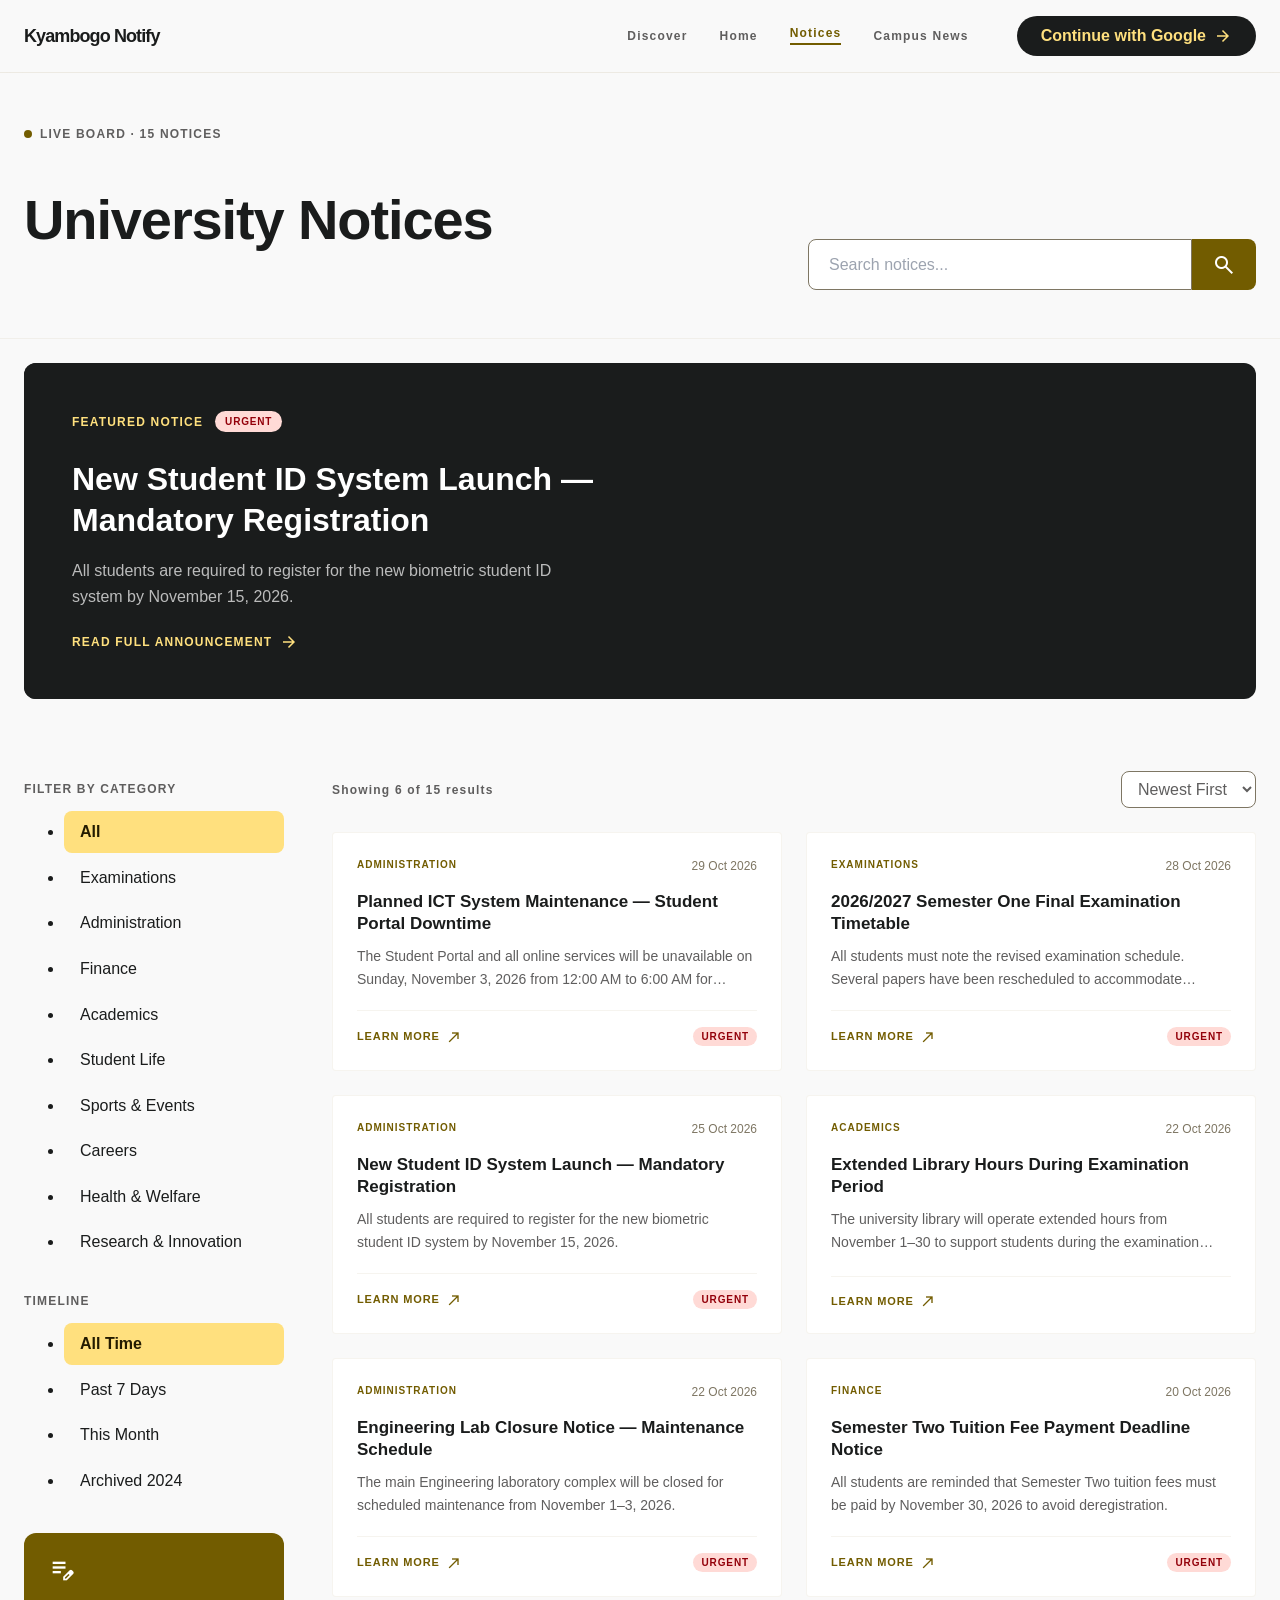
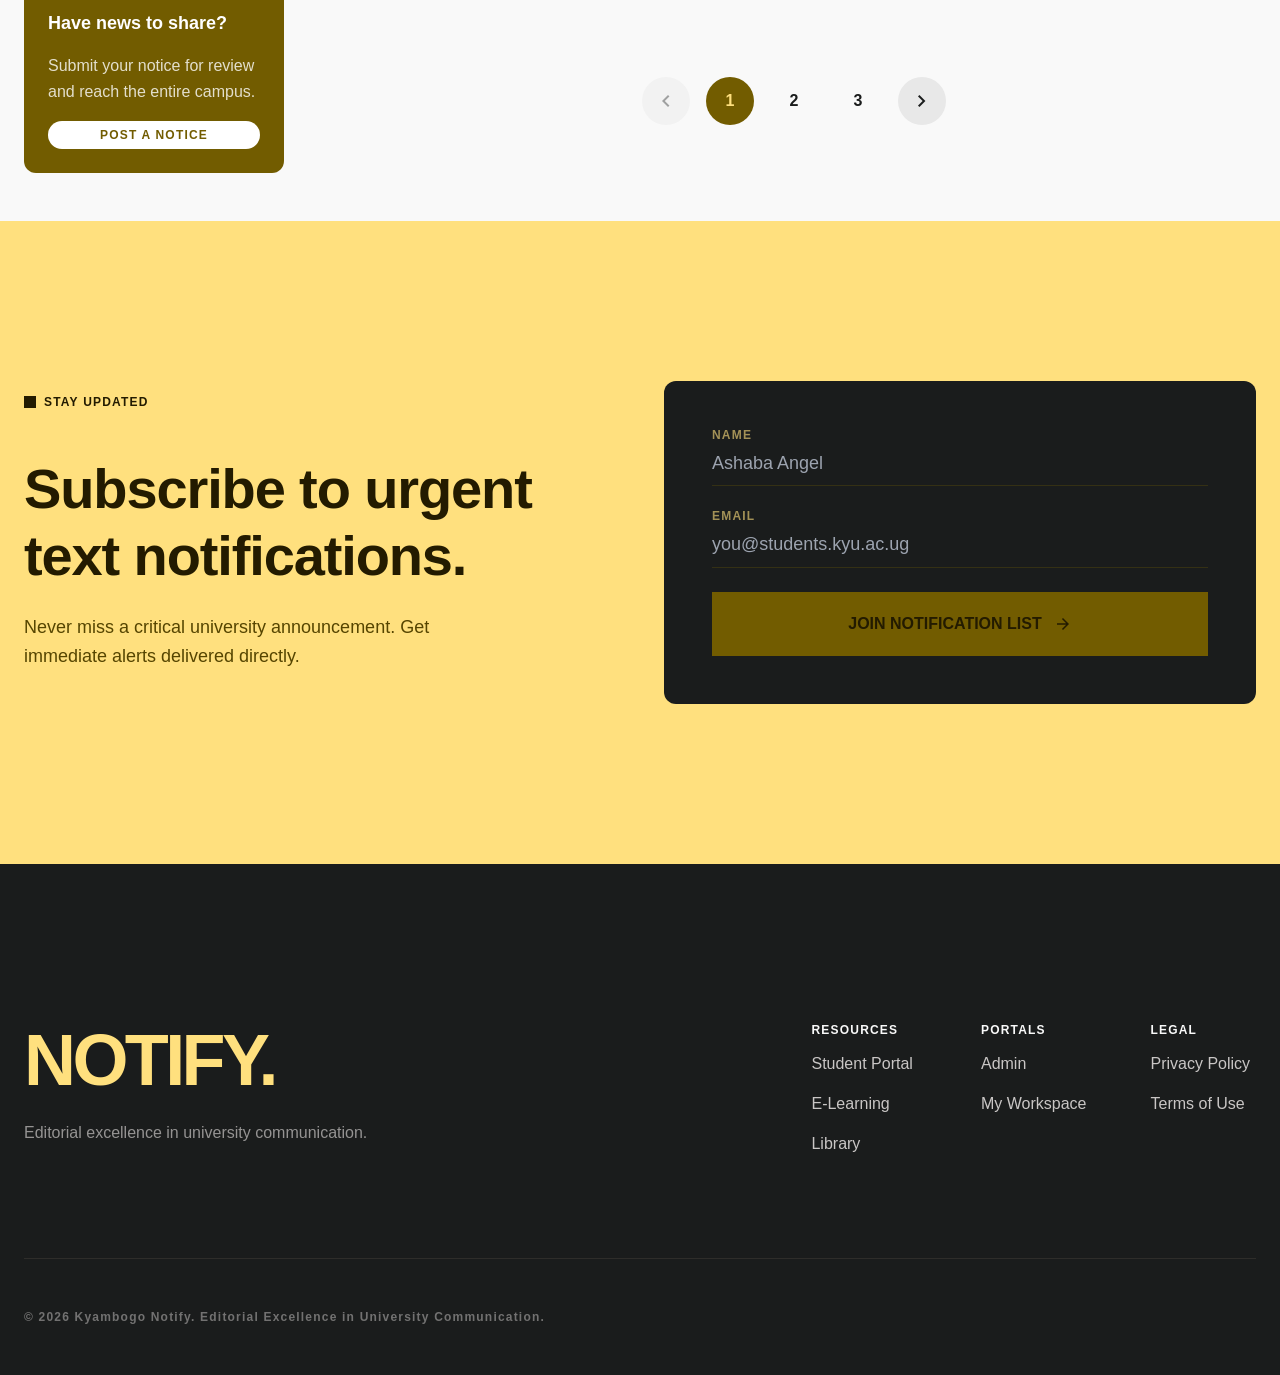
<file: notices.html>
<!DOCTYPE html>
<html class="scroll-smooth" lang="en">
<head>
<link rel="stylesheet" href="css/tailwind.offline.css">
<link rel="stylesheet" href="css/responsive.css">  
  <!-- Plus Jakarta Sans: loads from CDN when online, falls back to system font offline -->
  <link rel="preconnect" href="https://fonts.googleapis.com">
  <link rel="preconnect" href="https://fonts.gstatic.com" crossorigin>
  <link rel="stylesheet" href="https://fonts.googleapis.com/css2?family=Plus+Jakarta+Sans:wght@400;600;700;800&display=swap" media="print" onload="this.media='all'">
  <noscript><link rel="stylesheet" href="https://fonts.googleapis.com/css2?family=Plus+Jakarta+Sans:wght@400;600;700;800&display=swap"></noscript>
  <!-- Material Symbols: loads from CDN when online, degrades gracefully offline -->
  <link rel="stylesheet" href="https://fonts.googleapis.com/css2?family=Material+Symbols+Outlined:opsz,wght,FILL,GRAD@20..48,100..700,0..1,-50..200" media="print" onload="this.media='all'">
  <noscript><link rel="stylesheet" href="https://fonts.googleapis.com/css2?family=Material+Symbols+Outlined:opsz,wght,FILL,GRAD@20..48,100..700,0..1,-50..200"></noscript>
<meta charset="utf-8">
<meta content="width=device-width, initial-scale=1.0" name="viewport">
<title>All Notices | Kyambogo Notify</title>
<style>
.material-symbols-outlined{font-variation-settings:'FILL' 0,'wght' 400,'GRAD' 0,'opsz' 24;display:inline-block;vertical-align:middle;}
.editorial-grid{display:grid;grid-template-columns:260px 1fr;gap:48px;}
@media(max-width:1024px){.editorial-grid{grid-template-columns:1fr;}}
.active-filter{background:#ffe07e !important;color:#231b00 !important;font-weight:700;}
</style>
</head>
<body class="bg-background text-on-background font-body-md overflow-x-hidden">

<!-- TopNav -->
<nav class="fixed top-0 w-full z-50 bg-background/80 backdrop-blur-md border-b border-outline-variant/30">
  <div class="max-w-[1440px] mx-auto px-gutter py-4 flex justify-between items-center">
    <a href="discover.html" class="text-body-lg font-headline-md font-bold tracking-tighter text-on-background">Kyambogo Notify</a>
    <div class="hidden md:flex gap-8 items-center">
      <a class="text-secondary hover:text-on-background transition-colors text-label-caps font-label-caps" href="discover.html">Discover</a>
      <a class="text-secondary hover:text-on-background transition-colors text-label-caps font-label-caps" href="home.html">Home</a>
      <a class="text-primary font-bold border-b-2 border-primary pb-1 text-label-caps font-label-caps" href="notices.html">Notices</a>
      <a class="text-secondary hover:text-on-background transition-colors text-label-caps font-label-caps" href="campus-news.html">Campus News</a>
      <button onclick="showAuthModal()" class="ml-4 px-6 py-2 bg-on-tertiary-fixed text-primary-fixed font-bold rounded-full hover:opacity-80 transition-all duration-300 active:scale-95 flex items-center gap-2">
        Continue with Google <span class="material-symbols-outlined" style="font-size:18px;">arrow_forward</span>
      </button>
    </div>
    <button class="md:hidden"><span class="material-symbols-outlined">menu</span></button>
  </div>
</nav>

<main class="mt-[80px]">
  <!-- Hero Header -->
  <header class="max-w-[1440px] mx-auto px-gutter py-stack-lg border-b border-outline-variant/20">
    <div class="flex items-center gap-2 mb-stack-sm">
      <div class="w-2 h-2 bg-primary rounded-full animate-pulse"></div>
      <span class="font-label-caps text-label-caps text-secondary">LIVE BOARD · <span id="notice-count-header">15</span> NOTICES</span>
    </div>
    <div class="flex flex-col md:flex-row md:items-end justify-between gap-6">
      <h1 class="font-headline-lg text-headline-lg-mobile md:text-headline-lg">University Notices</h1>
      <!-- Search bar -->
      <div class="flex gap-0 max-w-md w-full">
        <input id="main-search" type="text" placeholder="Search notices..."
          class="flex-1 px-5 py-3 border border-outline focus:outline-none focus:ring-2 focus:ring-primary rounded-l-lg bg-white text-on-surface text-body-md"
          oninput="debounceSearch()">
        <button onclick="runFilter()" class="bg-primary text-on-primary px-5 py-3 rounded-r-lg">
          <span class="material-symbols-outlined">search</span>
        </button>
      </div>
    </div>
  </header>

  <!-- Featured Notice -->
  <div class="max-w-[1440px] mx-auto px-gutter py-stack-md">
    <a href="notice-detail.html?id=ntc-student-id-system-002" class="block relative overflow-hidden bg-on-tertiary-fixed text-on-tertiary p-8 md:p-12 rounded-xl group hover:opacity-95 transition-all">
      <div class="absolute inset-0 bg-gradient-to-r from-on-tertiary-fixed to-transparent z-0"></div>
      <div class="relative z-10 max-w-2xl">
        <div class="flex items-center gap-3 mb-4">
          <span class="font-label-caps text-label-caps text-primary-fixed">FEATURED NOTICE</span>
          <span style="background:#ffdad6;color:#93000a;font-size:10px;font-weight:700;letter-spacing:0.08em;padding:3px 10px;border-radius:100px;">URGENT</span>
        </div>
        <h2 class="font-headline-md text-headline-lg-mobile md:text-headline-md mb-4 group-hover:text-primary-fixed transition-colors">New Student ID System Launch — Mandatory Registration</h2>
        <p class="text-body-md opacity-70 mb-6 max-w-lg">All students are required to register for the new biometric student ID system by November 15, 2026.</p>
        <span class="font-label-caps text-label-caps text-primary-fixed flex items-center gap-2">READ FULL ANNOUNCEMENT <span class="material-symbols-outlined group-hover:translate-x-1 transition-transform" style="font-size:18px;">arrow_forward</span></span>
      </div>
    </a>
  </div>

  <!-- Main Content with Sidebar -->
  <section class="max-w-[1440px] mx-auto px-gutter py-stack-lg">
    <div class="editorial-grid">
      <!-- Sidebar -->
      <aside>
        <!-- Category Filter -->
        <div class="mb-8">
          <h3 class="font-label-caps text-label-caps text-secondary mb-4">FILTER BY CATEGORY</h3>
          <ul id="category-list" class="space-y-1"></ul>
        </div>
        <!-- Timeline Filter -->
        <div class="mb-8">
          <h3 class="font-label-caps text-label-caps text-secondary mb-4">TIMELINE</h3>
          <ul class="space-y-1">
            <li><button onclick="setTimeline('all',this)" data-timeline="all" class="w-full text-left px-4 py-2 rounded-lg text-body-md hover:bg-surface-container transition-all active-filter">All Time</button></li>
            <li><button onclick="setTimeline('7days',this)" data-timeline="7days" class="w-full text-left px-4 py-2 rounded-lg text-body-md hover:bg-surface-container transition-all">Past 7 Days</button></li>
            <li><button onclick="setTimeline('month',this)" data-timeline="month" class="w-full text-left px-4 py-2 rounded-lg text-body-md hover:bg-surface-container transition-all">This Month</button></li>
            <li><button onclick="setTimeline('archived',this)" data-timeline="archived" class="w-full text-left px-4 py-2 rounded-lg text-body-md hover:bg-surface-container transition-all">Archived 2024</button></li>
          </ul>
        </div>
        <!-- Post Notice CTA -->
        <div class="bg-primary p-6 rounded-xl text-on-primary">
          <span class="material-symbols-outlined" style="font-size:28px;margin-bottom:8px;display:block;">edit_note</span>
          <h4 class="font-bold text-lg mb-2">Have news to share?</h4>
          <p class="text-body-md opacity-80 mb-4">Submit your notice for review and reach the entire campus.</p>
          <button onclick="checkActionAuth()" class="w-full py-2 bg-on-primary text-primary font-label-caps text-label-caps rounded-full hover:opacity-90 transition-all">POST A NOTICE</button>
        </div>
      </aside>

      <!-- Notice Grid -->
      <div>
        <div class="flex justify-between items-center mb-6">
          <p id="result-count" class="font-label-caps text-label-caps text-secondary">Showing 15 of 15 results</p>
          <select id="sort-select" onchange="runFilter()" class="border border-outline px-3 py-2 rounded-lg text-body-md text-secondary focus:outline-none focus:ring-2 focus:ring-primary bg-white">
            <option value="newest">Newest First</option>
            <option value="oldest">Oldest First</option>
            <option value="urgent">Urgent First</option>
          </select>
        </div>
        <div id="notices-grid" class="grid grid-cols-1 md:grid-cols-2 gap-6 mb-8"></div>
        <!-- Pagination -->
        <div id="pagination" class="flex justify-center items-center gap-4 pt-stack-lg"></div>
      </div>
    </div>
  </section>

  <!-- Newsletter Section -->
  <section class="bg-primary-fixed w-full py-section-gap overflow-hidden relative">
    <div class="max-w-[1440px] mx-auto px-gutter grid grid-cols-1 md:grid-cols-2 items-center gap-stack-lg relative z-10">
      <div>
        <div class="flex items-center gap-2 mb-stack-sm"><div class="w-3 h-3 bg-on-primary-fixed"></div><span class="font-label-caps text-label-caps text-on-primary-fixed uppercase">STAY UPDATED</span></div>
        <h2 class="font-headline-lg text-headline-lg-mobile md:text-headline-lg text-on-primary-fixed mb-stack-md leading-tight">Subscribe to urgent text notifications.</h2>
        <p class="text-body-lg text-on-primary-fixed-variant max-w-md">Never miss a critical university announcement. Get immediate alerts delivered directly.</p>
      </div>
      <div class="bg-on-tertiary-fixed p-12 rounded-xl text-primary-fixed">
        <div class="space-y-6">
          <div class="border-b border-primary/30 pb-2">
            <label class="font-label-caps text-label-caps block mb-2 opacity-60">NAME</label>
            <input id="nl-name" class="bg-transparent border-none w-full p-0 text-body-lg placeholder-primary/30 focus:ring-0 focus:outline-none" placeholder="Ashaba Angel" type="text">
            <p id="nl-name-error" style="display:none;color:#ba1a1a;font-size:12px;margin-top:4px;"></p>
          </div>
          <div class="border-b border-primary/30 pb-2">
            <label class="font-label-caps text-label-caps block mb-2 opacity-60">EMAIL</label>
            <input id="nl-email" class="bg-transparent border-none w-full p-0 text-body-lg placeholder-primary/30 focus:ring-0 focus:outline-none" placeholder="you@students.kyu.ac.ug" type="email">
            <p id="nl-email-error" style="display:none;color:#ba1a1a;font-size:12px;margin-top:4px;"></p>
          </div>
          <button onclick="subscribeNewsletter()" class="w-full py-5 bg-primary text-on-primary-fixed font-bold flex justify-center items-center gap-3 hover:opacity-90 transition-all">
            JOIN NOTIFICATION LIST <span class="material-symbols-outlined" style="font-size:18px;">arrow_forward</span>
          </button>
        </div>
      </div>
    </div>
  </section>
</main>

<!-- Footer -->
<footer class="bg-on-tertiary-fixed text-secondary-fixed-dim relative w-full overflow-hidden">
  <div class="max-w-[1440px] mx-auto px-gutter pt-section-gap pb-10 flex flex-col gap-stack-lg">
    <div class="flex flex-col md:flex-row justify-between items-start gap-12">
      <div class="max-w-md">
        <div class="text-display-xl font-display-xl text-primary-fixed tracking-tighter uppercase leading-none mb-stack-md" style="font-size:72px;">Notify.</div>
        <p class="text-body-md opacity-70">Editorial excellence in university communication.</p>
      </div>
      <div class="grid grid-cols-2 md:grid-cols-3 gap-16">
        <div class="flex flex-col gap-4"><span class="text-label-caps font-label-caps text-surface-bright">RESOURCES</span>
          <a class="text-secondary-fixed-dim hover:text-surface-bright transition-colors" href="#">Student Portal</a>
          <a class="text-secondary-fixed-dim hover:text-surface-bright transition-colors" href="#">E-Learning</a>
          <a class="text-secondary-fixed-dim hover:text-surface-bright transition-colors" href="#">Library</a>
        </div>
        <div class="flex flex-col gap-4"><span class="text-label-caps font-label-caps text-surface-bright">PORTALS</span>
          <a class="text-secondary-fixed-dim hover:text-surface-bright transition-colors" href="admin-login.html">Admin</a>
          <a class="text-secondary-fixed-dim hover:text-surface-bright transition-colors" href="visitor-portal.html">My Workspace</a>
        </div>
        <div class="flex flex-col gap-4"><span class="text-label-caps font-label-caps text-surface-bright">LEGAL</span>
          <a class="text-secondary-fixed-dim hover:text-surface-bright transition-colors" href="#">Privacy Policy</a>
          <a class="text-secondary-fixed-dim hover:text-surface-bright transition-colors" href="#">Terms of Use</a>
        </div>
      </div>
    </div>
    <div class="mt-stack-lg pt-10 border-t border-outline/20 flex flex-col md:flex-row justify-between items-center gap-stack-md">
      <p class="text-label-caps font-label-caps opacity-50">© 2026 Kyambogo Notify. Editorial Excellence in University Communication.</p>
    </div>
  </div>
</footer>

<script src="js/app.js"></script>
<script>
var NOTICES_PER_PAGE = 6;
var currentPage = 1;
var activeCategory = 'All';
var activeTimeline = 'all';
var searchDebounce = null;

var categories = ['All','Examinations','Administration','Finance','Academics','Student Life','Sports & Events','Careers','Health & Welfare','Research & Innovation'];

function initCategoryList() {
  var ul = document.getElementById('category-list');
  ul.innerHTML = categories.map(cat =>
    '<li><button onclick="setCategory(\''+cat+'\',this)" class="w-full text-left px-4 py-2 rounded-lg text-body-md hover:bg-surface-container transition-all '+(cat==='All'?'active-filter':'')+'" data-cat="'+cat+'">'+cat+'</button></li>'
  ).join('');
}

function setCategory(cat, btn) {
  activeCategory = cat;
  currentPage = 1;
  document.querySelectorAll('[data-cat]').forEach(b => b.classList.remove('active-filter'));
  btn.classList.add('active-filter');
  runFilter();
}

function setTimeline(tl, btn) {
  activeTimeline = tl;
  currentPage = 1;
  document.querySelectorAll('[data-timeline]').forEach(b => b.classList.remove('active-filter'));
  btn.classList.add('active-filter');
  runFilter();
}

function debounceSearch() {
  clearTimeout(searchDebounce);
  searchDebounce = setTimeout(runFilter, 300);
}

function runFilter() {
  var q = document.getElementById('main-search').value.trim();
  var sort = document.getElementById('sort-select').value;
  var filtered = KyuDB.getNotices({ category: activeCategory, search: q, timeline: activeTimeline });
  if (sort === 'oldest') filtered.sort((a,b) => new Date(a.date)-new Date(b.date));
  else if (sort === 'urgent') filtered.sort((a,b) => (b.urgency==='urgent'?1:0)-(a.urgency==='urgent'?1:0));
  else filtered.sort((a,b) => new Date(b.date)-new Date(a.date));
  renderNotices(filtered);
}

function renderNotices(list) {
  var total = list.length;
  var totalPages = Math.max(1, Math.ceil(total / NOTICES_PER_PAGE));
  currentPage = Math.min(currentPage, totalPages);
  var start = (currentPage-1)*NOTICES_PER_PAGE;
  var page = list.slice(start, start+NOTICES_PER_PAGE);

  document.getElementById('result-count').textContent = 'Showing '+Math.min(page.length, total)+' of '+total+' results';
  document.getElementById('notice-count-header').textContent = total;

  var grid = document.getElementById('notices-grid');
  if (page.length === 0) {
    grid.innerHTML = '<div style="grid-column:1/-1;text-align:center;padding:48px;color:#5f5e5e;"><span class="material-symbols-outlined" style="font-size:48px;display:block;margin-bottom:12px;opacity:0.4;">search_off</span><p style="font-size:18px;font-weight:600;">No notices found</p><p style="font-size:14px;">Try adjusting your filters or search term.</p></div>';
  } else {
    grid.innerHTML = page.map(n =>
      '<a href="notice-detail.html?id='+n.id+'" style="display:flex;flex-direction:column;justify-content:space-between;background:#fff;border:1px solid rgba(207,198,175,0.2);padding:24px;text-decoration:none;color:inherit;transition:border-color 0.2s,box-shadow 0.2s;border-radius:4px;" onmouseover="this.style.borderColor=\'#725c00\';this.style.boxShadow=\'0 4px 16px rgba(114,92,0,0.08)\'" onmouseout="this.style.borderColor=\'rgba(207,198,175,0.2)\';this.style.boxShadow=\'none\'">' +
        '<div>' +
          '<div style="display:flex;justify-content:space-between;align-items:flex-start;margin-bottom:16px;">' +
            '<span style="font-size:10px;font-weight:700;letter-spacing:0.1em;color:#725c00;">'+n.category.toUpperCase()+'</span>' +
            '<span style="font-size:12px;color:#7e7663;">'+formatDate(n.date)+'</span>' +
          '</div>' +
          '<h3 style="font-weight:700;font-size:17px;line-height:1.3;margin:0 0 10px;color:#1a1c1c;">'+n.title+'</h3>' +
          '<p style="font-size:14px;color:#5f5e5e;line-height:1.6;margin:0;display:-webkit-box;-webkit-line-clamp:2;-webkit-box-orient:vertical;overflow:hidden;">'+n.snippet+'</p>' +
        '</div>' +
        '<div style="margin-top:20px;padding-top:16px;border-top:1px solid rgba(207,198,175,0.2);display:flex;align-items:center;gap:6px;font-size:11px;font-weight:700;letter-spacing:0.08em;color:#725c00;">' +
          'LEARN MORE <span class="material-symbols-outlined" style="font-size:16px;">north_east</span>' +
          (n.urgency==='urgent'?'<span style="margin-left:auto;font-size:10px;font-weight:700;background:#ffdad6;color:#93000a;padding:2px 8px;border-radius:100px;">URGENT</span>':'') +
        '</div>' +
      '</a>'
    ).join('');
  }

  renderPagination(currentPage, totalPages, list);
}

function renderPagination(cur, total, list) {
  var pag = document.getElementById('pagination');
  if (total <= 1) { pag.innerHTML = ''; return; }
  var html = '<button onclick="changePage('+(cur-1)+',event)" '+(cur===1?'disabled':'')+' style="width:48px;height:48px;display:flex;align-items:center;justify-content:center;border-radius:100px;background:#e8e8e8;border:none;cursor:'+(cur===1?'default':'pointer')+';opacity:'+(cur===1?'0.4':'1')+';transition:all 0.2s;" onmouseover="if(this.disabled!==true)this.style.background=\'#725c00\';if(this.disabled!==true)this.style.color=\'#fff\'" onmouseout="this.style.background=\'#e8e8e8\';this.style.color=\'#1a1c1c\'"><span class="material-symbols-outlined">chevron_left</span></button>';
  for (var i=1;i<=total;i++) {
    html += '<button onclick="changePage('+i+',event)" style="width:48px;height:48px;display:flex;align-items:center;justify-content:center;border-radius:100px;border:none;cursor:pointer;font-weight:700;background:'+(i===cur?'#725c00':'transparent')+';color:'+(i===cur?'#ffe07e':'#1a1c1c')+';transition:all 0.2s;">'+i+'</button>';
  }
  html += '<button onclick="changePage('+(cur+1)+',event)" '+(cur===total?'disabled':'')+' style="width:48px;height:48px;display:flex;align-items:center;justify-content:center;border-radius:100px;background:#e8e8e8;border:none;cursor:'+(cur===total?'default':'pointer')+';opacity:'+(cur===total?'0.4':'1')+';transition:all 0.2s;" onmouseover="if(this.disabled!==true)this.style.background=\'#725c00\';if(this.disabled!==true)this.style.color=\'#fff\'" onmouseout="this.style.background=\'#e8e8e8\';this.style.color=\'#1a1c1c\'"><span class="material-symbols-outlined">chevron_right</span></button>';
  pag.innerHTML = html;
}

function changePage(p, e) {
  if (e) e.preventDefault();
  currentPage = p;
  runFilter();
  document.getElementById('notices-grid').scrollIntoView({behavior:'smooth',block:'start'});
}

function subscribeNewsletter() {
  var ok = validateForm([
    {id:'nl-name',message:'Please enter your name.'},
    {id:'nl-email',message:'Please enter your email.'}
  ]);
  if (!ok) return;
  document.getElementById('nl-name').value='';
  document.getElementById('nl-email').value='';
  showToast('You\'ve been added to the notification list!','success');
}

document.addEventListener('DOMContentLoaded', function() {
  initCategoryList();
  /* check URL for ?q= or ?category= */
  var params = new URLSearchParams(window.location.search);
  if (params.get('q')) document.getElementById('main-search').value = params.get('q');
  if (params.get('category')) {
    activeCategory = params.get('category');
    setTimeout(function() {
      var btn = document.querySelector('[data-cat="'+activeCategory+'"]');
      if (btn) { document.querySelectorAll('[data-cat]').forEach(b=>b.classList.remove('active-filter')); btn.classList.add('active-filter'); }
    }, 50);
  }
  runFilter();
  updateNavAuth();
});
</script>
<script src="js/responsive-nav.js"></script>
</body>
</html>
</file>
<file: css/responsive.css>
/* ═══════════════════════════════════════════════════════════════
   KYAMBOGO NOTIFY — responsive.css  v3
   Drop-in file. Link on every page after tailwind.offline.css:
       <link rel="stylesheet" href="css/responsive.css">
   ═══════════════════════════════════════════════════════════════ */

/* 1. NUCLEAR OVERFLOW FIX */
*, *::before, *::after { box-sizing: border-box; }
html { overflow-x: hidden; max-width: 100%; }
body { overflow-x: hidden; max-width: 100vw; width: 100%; }
img, video, iframe, embed, object, svg { max-width: 100%; height: auto; display: block; }
p,h1,h2,h3,h4,h5,h6,span,a,li,td,th { overflow-wrap: break-word; word-break: break-word; min-width: 0; }

/* 2. SEARCH BARS — fix cut-off on right side (home, campus-news, notices) */
@media (max-width: 767px) {
  .flex.gap-0 { width: 100% !important; max-width: 100% !important; }
  .flex.gap-0 input { flex: 1 1 0% !important; min-width: 0 !important; width: 0 !important; }
  .flex.gap-0 button { flex-shrink: 0 !important; white-space: nowrap !important; }
}

/* 3. NAV HAMBURGER DRAWER */
.kyu-mobile-overlay { display: none; position: fixed; inset: 0; background: rgba(26,28,28,0.55); z-index: 998; backdrop-filter: blur(3px); }
.kyu-mobile-overlay.kyu-open { display: block; }
.kyu-mobile-drawer { position: fixed; top: 0; right: -100%; width: min(300px,82vw); height: 100%; background: #fff; z-index: 999; display: flex; flex-direction: column; padding: 1.25rem 1rem 2rem; gap: 0.25rem; transition: right 0.28s ease; overflow-y: auto; box-shadow: -8px 0 32px rgba(0,0,0,0.12); }
.kyu-mobile-drawer.kyu-open { right: 0; }
.kyu-drawer-head { display: flex; justify-content: space-between; align-items: center; padding-bottom: 1rem; margin-bottom: 0.5rem; border-bottom: 2px solid #ffe07e; }
.kyu-drawer-brand { font-size: .75rem; font-weight: 800; letter-spacing: .1em; color: #725c00; text-transform: uppercase; }
.kyu-drawer-close { background: none; border: none; cursor: pointer; padding: 4px; color: #5f5e5e; display: flex; align-items: center; }
.kyu-mobile-drawer a.kyu-drawer-link { display: block; padding: .8rem .75rem; font-size: .8125rem; font-weight: 700; letter-spacing: .07em; text-transform: uppercase; text-decoration: none; color: #5f5e5e; border-radius: 8px; transition: color .15s, background .15s; }
.kyu-mobile-drawer a.kyu-drawer-link:hover, .kyu-mobile-drawer a.kyu-drawer-link.kyu-active { color: #725c00; background: rgba(114,92,0,0.07); }
.kyu-drawer-auth { margin-top: auto; padding-top: 1.25rem; border-top: 1px solid rgba(207,198,175,0.35); }
.kyu-drawer-auth-btn { display: block; width: 100%; padding: .75rem 1rem; background: #1a1c1c; color: #ffe07e; border: none; border-radius: 100px; font-size: .75rem; font-weight: 700; letter-spacing: .08em; text-transform: uppercase; cursor: pointer; text-align: center; }
.kyu-hamburger { display: none; align-items: center; justify-content: center; width: 38px; height: 38px; background: none; border: 1px solid rgba(207,198,175,0.45); border-radius: 8px; cursor: pointer; flex-shrink: 0; }
@media (max-width: 767px) {
  .kyu-hamburger { display: flex; }
  nav .hidden.md\:flex, nav .hidden.md\:block { display: none !important; }
  nav.fixed, header.fixed { width: 100vw !important; max-width: 100vw !important; overflow: hidden !important; }
  nav.fixed > div, header.fixed > div { width: 100% !important; max-width: 100% !important; padding-left: 1rem !important; padding-right: 1rem !important; display: flex !important; justify-content: space-between !important; align-items: center !important; flex-wrap: nowrap !important; overflow: hidden !important; }
}

/* 4. HOME PAGE */
@media (max-width: 767px) {
  /* Hero: single column */
  section.grid, section[class*="grid-cols"] { display: flex !important; flex-direction: column !important; width: 100% !important; overflow: hidden !important; }
  section.grid > div:nth-child(2):not(:first-child) { display: none !important; }
  section.grid > div:first-child { width: 100% !important; max-width: 100% !important; padding-left: 1.25rem !important; padding-right: 1.25rem !important; }
  section.grid h1 { font-size: clamp(36px, 10vw, 72px) !important; line-height: 1.05 !important; }
  /* Stats row wrap */
  .flex.gap-stack-lg { flex-wrap: wrap !important; gap: 1.25rem !important; }
  /* CTA buttons stack */
  section .flex.flex-wrap.gap-4 { flex-direction: column !important; width: 100% !important; }
  section .flex.flex-wrap.gap-4 > a, section .flex.flex-wrap.gap-4 > button { width: 100% !important; justify-content: center !important; }
  /* Featured grid: 1 col */
  #featured-grid { grid-template-columns: 1fr !important; width: 100% !important; }
  #featured-grid > a { width: 100% !important; min-height: 200px !important; }
  /* Category grids: 1 col */
  #urgent-deadlines-row, #cat-examinations, #cat-finance, #cat-student-life { grid-template-columns: 1fr !important; width: 100% !important; }
  /* Subscribe bar full width */
  section .flex.gap-0 { width: 100% !important; max-width: 100% !important; }
  /* No parallax on mobile (iOS bug) */
  [style*="background-attachment: fixed"], [style*="background-attachment:fixed"] { background-attachment: scroll !important; }
}
/* Chip scroll */
.overflow-x-auto { -webkit-overflow-scrolling: touch; scrollbar-width: none; }
.overflow-x-auto::-webkit-scrollbar { display: none; }

/* 5. NOTICES PAGE */
.editorial-grid { display: grid !important; grid-template-columns: 1fr !important; gap: 1.5rem !important; width: 100% !important; }
@media (min-width: 1024px) { .editorial-grid { grid-template-columns: 260px 1fr !important; gap: 3rem !important; } }
@media (max-width: 1023px) {
  .editorial-grid > aside { display: none; }
  .editorial-grid > aside.sidebar-visible { display: block; background: #f9f9f9; border: 1px solid rgba(207,198,175,0.3); border-radius: 12px; padding: 1.25rem; }
}
@media (min-width: 1024px) { .editorial-grid > aside { display: block !important; } }
.kyu-filter-toggle { display: none; align-items: center; gap: 6px; padding: .5rem 1rem; border: 1px solid rgba(207,198,175,0.5); border-radius: 100px; background: #fff; font-size: .6875rem; font-weight: 700; letter-spacing: .08em; text-transform: uppercase; cursor: pointer; color: #5f5e5e; margin-bottom: 1rem; }
@media (max-width: 1023px) { .kyu-filter-toggle { display: flex; } }
@media (min-width: 1024px) { .kyu-filter-toggle { display: none !important; } }
@media (max-width: 767px) {
  #notices-grid { grid-template-columns: 1fr !important; width: 100% !important; }
  #notices-grid > * { width: 100% !important; max-width: 100% !important; overflow: hidden !important; }
  #pagination { flex-wrap: wrap !important; gap: .5rem !important; }
}

/* 6. CAMPUS NEWS */
.magazine-grid { display: grid !important; grid-template-columns: 1fr !important; gap: 2rem !important; width: 100% !important; }
@media (min-width: 1024px) { .magazine-grid { grid-template-columns: 2fr 1fr !important; gap: 2.5rem !important; } }
@media (max-width: 767px) {
  /* Article card image+text rows: stack vertically */
  .article-card .flex, [class*="article"] .flex { flex-direction: column !important; width: 100% !important; }
  .article-card img, [class*="article"] img { width: 100% !important; max-width: 100% !important; height: 180px !important; object-fit: cover !important; }
  .article-card .flex > div, [class*="article"] .flex > div { width: 100% !important; min-width: 0 !important; }
  /* Tab strip scroll */
  .flex.gap-2.border-b, .flex.gap-1.border-b { overflow-x: auto !important; -webkit-overflow-scrolling: touch !important; scrollbar-width: none !important; flex-wrap: nowrap !important; }
  .flex.gap-2.border-b::-webkit-scrollbar { display: none; }
  .flex.gap-2.border-b button, .flex.gap-1.border-b button { flex-shrink: 0 !important; }
  /* Headline clamp */
  header h1 { font-size: clamp(28px, 9vw, 56px) !important; white-space: nowrap !important; overflow: hidden !important; text-overflow: ellipsis !important; }
}

/* 7. DISCOVER PAGE */
@media (max-width: 767px) {
  .flex.gap-0.max-w-xl { max-width: 100% !important; width: 100% !important; }
  .grid.grid-cols-3 { gap: 0.25rem !important; }
  .grid.grid-cols-3 > div { padding: 0.5rem !important; }
  #urgent-notices-grid, #recent-notices-grid { grid-template-columns: 1fr !important; }
}

/* 8. NOTICE DETAIL */
@media (max-width: 767px) {
  main .max-w-\[800px\], main .max-w-\[720px\] { padding-left: 1.25rem !important; padding-right: 1.25rem !important; }
  #related-notices .grid { grid-template-columns: 1fr !important; }
  .w-full h1[style*="font-size:120px"], .w-full h1[style*="font-size: 120px"] { font-size: clamp(40px, 15vw, 90px) !important; }
}

/* 9. VISITOR PORTAL */
@media (max-width: 767px) {
  .grid.grid-cols-2 { width: 100% !important; max-width: 100% !important; grid-template-columns: 1fr 1fr !important; }
  main, [role="main"] { width: 100% !important; max-width: 100vw !important; overflow-x: hidden !important; }
  .grid.grid-cols-1.md\:grid-cols-2 { grid-template-columns: 1fr !important; }
  #user-badge span#user-name { display: none !important; }
}

/* 10. ADMIN DASHBOARD */
@media (max-width: 767px) {
  .grid.grid-cols-2.lg\:grid-cols-4, .grid.grid-cols-2.md\:grid-cols-4 { grid-template-columns: 1fr 1fr !important; width: 100% !important; }
  .grid.grid-cols-1.lg\:grid-cols-12 { grid-template-columns: 1fr !important; }
  .lg\:col-span-8, .lg\:col-span-4 { grid-column: span 1 !important; }
  header .flex.gap-4 { flex-direction: column !important; width: 100% !important; }
  header .flex.gap-4 > button, header .flex.gap-4 > a { width: 100% !important; justify-content: center !important; }
}
@media (max-width: 1023px) {
  div:has(> table), .overflow-x-auto { overflow-x: auto !important; -webkit-overflow-scrolling: touch !important; max-width: 100vw !important; }
  table { min-width: 520px; width: 100%; }
}

/* 11. ADMIN LOGIN */
@media (max-width: 1023px) {
  .hidden.lg\:flex { display: none !important; }
  body.flex > div.flex-1 { width: 100% !important; }
}

/* 12. AUTH MODAL + TOAST */
@media (max-width: 480px) {
  #kyu-auth-modal { align-items: flex-end !important; }
  #kyu-auth-modal > div { width: 100% !important; max-width: 100% !important; border-radius: 1.25rem 1.25rem 0 0 !important; padding: 1.5rem !important; }
  #kyu-toast-container { right: .75rem !important; left: .75rem !important; bottom: 1rem !important; max-width: 100% !important; }
  #kyu-toast-container > div { width: 100% !important; min-width: unset !important; }
  .ticker-wrap .ticker { font-size: 10px !important; }
}

/* 13. FOOTER */
@media (max-width: 767px) {
  footer .grid.grid-cols-1.md\:grid-cols-4, footer .grid.grid-cols-2.sm\:grid-cols-3 { grid-template-columns: 1fr 1fr !important; }
  footer .col-span-2 { grid-column: span 2 !important; }
  footer .flex.gap-8 { flex-wrap: wrap !important; gap: .75rem !important; }
}

/* 14. SAFE AREA (iPhone notch) */
nav.fixed, header.fixed { padding-left: env(safe-area-inset-left); padding-right: env(safe-area-inset-right); }

/* 15. CAMPUS NEWS — article cards: image on top, text below on mobile */
@media (max-width: 767px) {
  /* The card's inner flex row: switch to column (image top, text bottom) */
  .article-card > div[style*="display:flex"] {
    flex-direction: column !important;
  }

  /* Image container: show it (was display:none on mobile), full width, fixed height */
  .article-card > div[style*="display:flex"] > div:first-child {
    display: block !important;   /* override the inline display:none */
    width: 100% !important;
    height: 200px !important;
    flex-shrink: 0 !important;
    min-height: unset !important;
    overflow: hidden !important;
  }

  /* Image inside: cover the full container */
  .article-card > div[style*="display:flex"] > div:first-child img {
    width: 100% !important;
    height: 100% !important;
    object-fit: cover !important;
  }

  /* Text panel: full width, comfortable padding */
  .article-card > div[style*="display:flex"] > div:last-child {
    width: 100% !important;
    padding: 1rem 1.25rem !important;
  }

  /* Article title: allow normal wrapping, no cramping */
  .article-card h3 {
    font-size: 16px !important;
    line-height: 1.4 !important;
    white-space: normal !important;
    word-break: break-word !important;
  }

  /* Meta row (READ arrow): keep on one line */
  .article-card > div[style*="display:flex"] > div:last-child > div:last-child {
    flex-wrap: wrap !important;
    gap: 8px !important;
  }
}

/* ━━━━━━━━━━━━━━━━━━━━━━━━━━━━━━━━━━━━━━━━━━━━━━━━━━━━━━━━━━━━━
   16. RESPONSIVE TABLES — stack as cards on mobile
   Targets: admin-dashboard (Moderation Queue, Published Notices)
            visitor-portal (Submission History)
   No HTML/JS changes required.
   ━━━━━━━━━━━━━━━━━━━━━━━━━━━━━━━━━━━━━━━━━━━━━━━━━━━━━━━━━━━━━ */

@media (max-width: 767px) {

  /* Hide the table header row entirely on mobile — labels move inline */
  table thead {
    display: none !important;
  }

  /* Table, body, rows, cells: break out of table layout into block layout */
  table, table tbody, table tr, table td {
    display: block !important;
    width: 100% !important;
  }

  /* Each row becomes a card */
  table tr {
    background: #ffffff;
    border: 1px solid rgba(207,198,175,0.3) !important;
    border-radius: 12px !important;
    margin-bottom: 12px !important;
    padding: 14px 16px !important;
    overflow: hidden !important;
  }

  /* Cells: full width, remove table padding, stack vertically */
  table td {
    padding: 6px 0 !important;
    border: none !important;
    white-space: normal !important;
    overflow: visible !important;
    text-align: left !important;
  }

  /* Force-show any cell that was hidden via md:table-cell (category/date) */
  table td.md\:table-cell,
  table td[class*="md:table-cell"] {
    display: block !important;
  }

  /* Date cells: small, muted, shown as a line above the title */
  table td:first-child[style*="white-space:nowrap"] {
    font-size: 11px !important;
    color: #7e7663 !important;
    font-weight: 700 !important;
    letter-spacing: 0.06em !important;
    text-transform: uppercase !important;
    margin-bottom: 4px !important;
  }

  /* Category pill cells: inline-block so pill doesn't stretch full width */
  table td span[style*="border-radius:100px"],
  table td span[style*="border-radius: 100px"] {
    display: inline-flex !important;
    width: auto !important;
  }

  /* Action button rows: wrap nicely, don't force single line */
  table td div[style*="display:flex"] {
    flex-wrap: wrap !important;
    gap: 8px !important;
  }
  table td div[style*="display:flex"] button,
  table td div[style*="display:flex"] a {
    flex: 1 1 auto !important;
    min-width: 80px !important;
    text-align: center !important;
    justify-content: center !important;
  }

  /* Long titles: wrap normally, never letter-stack */
  table td p {
    white-space: normal !important;
    word-break: normal !important;
    overflow-wrap: break-word !important;
  }

  /* Status/category pills: keep text on one line within the pill */
  table td span {
    white-space: nowrap !important;
  }
}

/* Tables on tablet (768–1023px): allow horizontal scroll instead of squashing */
@media (min-width: 768px) and (max-width: 1023px) {
  .overflow-x-auto,
  div:has(> table) {
    overflow-x: auto !important;
    -webkit-overflow-scrolling: touch !important;
  }
  table {
    min-width: 640px;
  }
}


/* ━━━━━━━━━━━━━━━━━━━━━━━━━━━━━━━━━━━━━━━━━━━━━━━━━━━━━━━━━━━━━
   17. ADMIN DASHBOARD — header & nav alignment on mobile
   ━━━━━━━━━━━━━━━━━━━━━━━━━━━━━━━━━━━━━━━━━━━━━━━━━━━━━━━━━━━━━ */
@media (max-width: 767px) {
  /* Section headers with a count badge (e.g. "Moderation Queue · 1 pending"):
     stack the title and badge instead of clipping the badge off-screen */
  h2 + span[id*="count"],
  div:has(> h2) {
    flex-wrap: wrap !important;
  }

  .flex.items-center.justify-between:has(h2) {
    flex-wrap: wrap !important;
    gap: 8px !important;
    align-items: flex-start !important;
  }

  /* "X pending" / "X notices" / "X submissions" badges: don't clip */
  span[id$="-count"] {
    white-space: normal !important;
    max-width: 100% !important;
    overflow: visible !important;
  }
}


/* ━━━━━━━━━━━━━━━━━━━━━━━━━━━━━━━━━━━━━━━━━━━━━━━━━━━━━━━━━━━━━
   18. ADMIN/VISITOR NAV — KYAMBOGO NOTIFY title vs LOGOUT button
   ━━━━━━━━━━━━━━━━━━━━━━━━━━━━━━━━━━━━━━━━━━━━━━━━━━━━━━━━━━━━━ */
@media (max-width: 480px) {
  /* Shrink the "KYAMBOGO NOTIFY" wordmark so LOGOUT + hamburger fit */
  nav.fixed h1,
  header.fixed h1,
  nav.fixed .font-headline-sm,
  header.fixed .font-headline-sm {
    font-size: 15px !important;
    letter-spacing: 0.02em !important;
  }

  /* LOGOUT button: tighter padding on small screens */
  nav.fixed button[onclick*="logout"],
  nav.fixed button[onclick*="Logout"],
  header.fixed button[onclick*="logout"],
  header.fixed button[onclick*="Logout"] {
    padding: 6px 12px !important;
    font-size: 11px !important;
  }
}
</file>
